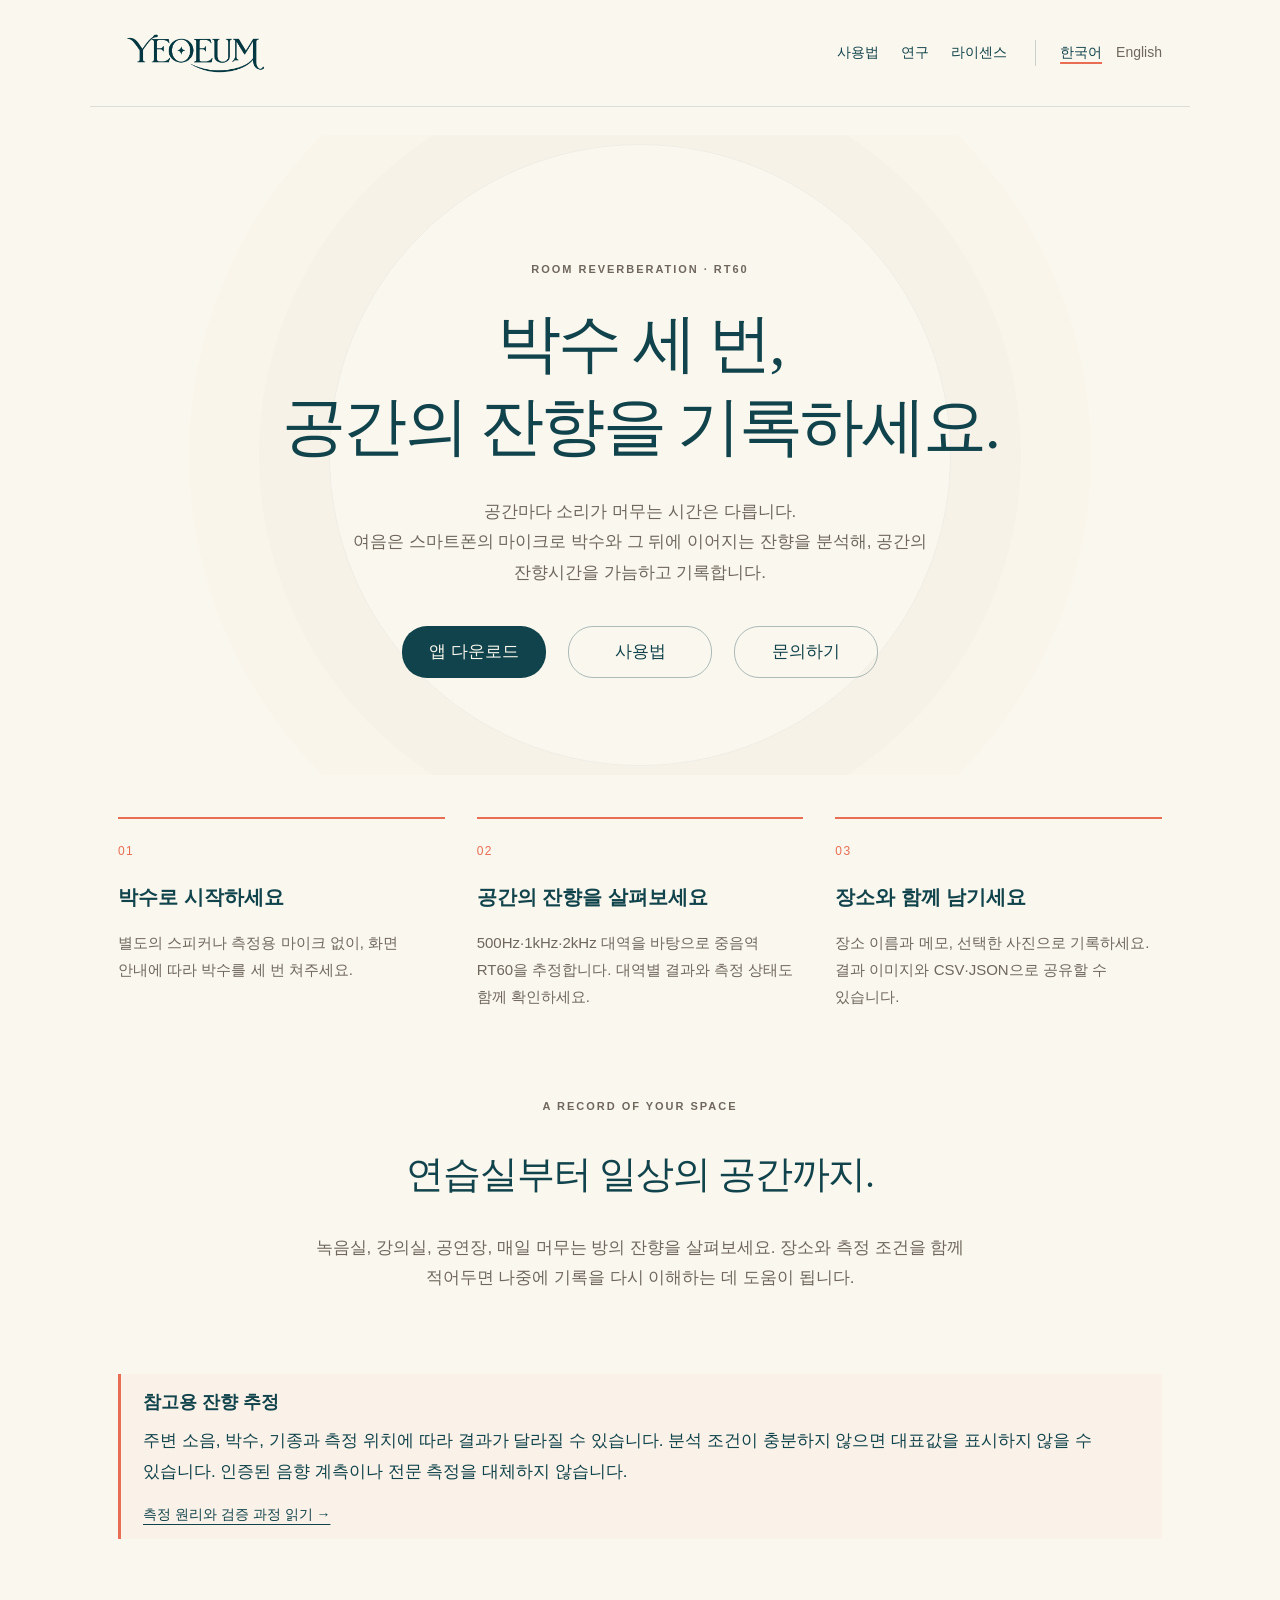
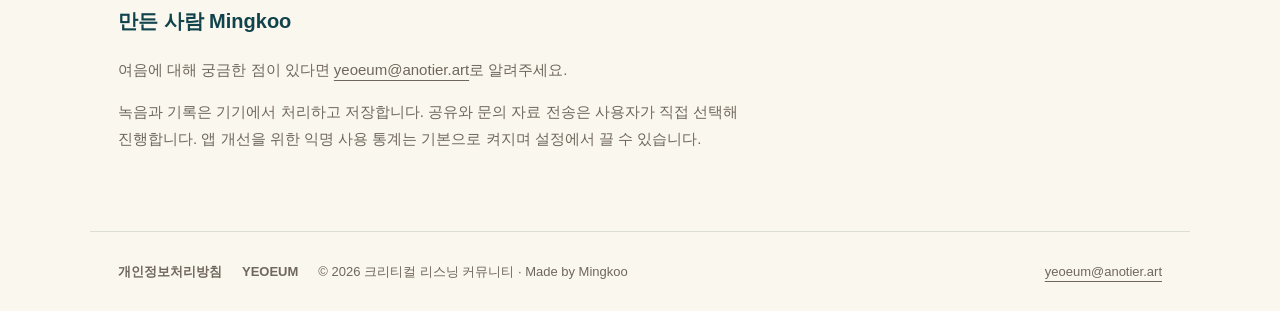
<file: index.html>
<!doctype html>
<html lang="ko"><head>
<meta charset="utf-8"><meta name="viewport" content="width=device-width,initial-scale=1">
<title>YEOEUM — 박수로 살펴보는 잔향시간 RT60</title><meta name="description" content="박수 세 번으로 공간의 잔향시간(RT60)을 추정하고, 장소·메모·사진과 함께 기록하는 앱 YEOEUM.">
<link rel="canonical" href="https://yeoeum.anotier.art/index.html">
<link rel="alternate" hreflang="ko" href="https://yeoeum.anotier.art/index.html"><link rel="alternate" hreflang="en" href="https://yeoeum.anotier.art/index.en.html">
<meta property="og:type" content="website"><meta property="og:title" content="YEOEUM — 박수로 살펴보는 잔향시간 RT60"><meta property="og:description" content="박수 세 번으로 공간의 잔향시간(RT60)을 추정하고, 장소·메모·사진과 함께 기록하는 앱 YEOEUM."><meta property="og:url" content="https://yeoeum.anotier.art/index.html">
<link rel="stylesheet" href="styles.css?v=20261103-public">
</head><body>
<a class="skip" href="#main">본문으로</a>
<header><a class="brand" href="index.html" aria-label="YEOEUM 홈"><img src="assets/wordmark.png" alt="YEOEUM" width="150" height="50"></a>
<div class="header-nav"><nav aria-label="주 메뉴"><a href="support.html">사용법</a><a href="research/index.html">연구</a><a href="licenses.html">라이센스</a></nav><nav class="languages" aria-label="Language"><a href="index.html" lang="ko" hreflang="ko" aria-current="page">한국어</a><a href="index.en.html" lang="en" hreflang="en">English</a></nav></div></header>
<main id="main"><section class="hero"><p class="eyebrow">ROOM REVERBERATION · RT60</p><h1>박수 세 번,<br>공간의 잔향을 기록하세요.</h1><p>공간마다 소리가 머무는 시간은 다릅니다.<br>여음은 스마트폰의 마이크로 박수와 그 뒤에 이어지는 잔향을 분석해, 공간의 잔향시간을 가늠하고 기록합니다.</p><div class="links"><a href="/get/">앱 다운로드</a><a href="support.html">사용법</a><a href="mailto:yeoeum@anotier.art">문의하기</a></div></section><section class="grid" aria-label="주요 기능"><article><span class="step">01</span><h2>박수로 시작하세요</h2><p>별도의 스피커나 측정용 마이크 없이, 화면 안내에 따라 박수를 세 번 쳐주세요.</p></article><article><span class="step">02</span><h2>공간의 잔향을 살펴보세요</h2><p>500Hz·1kHz·2kHz 대역을 바탕으로 중음역 RT60을 추정합니다. 대역별 결과와 측정 상태도 함께 확인하세요.</p></article><article><span class="step">03</span><h2>장소와 함께 남기세요</h2><p>장소 이름과 메모, 선택한 사진으로 기록하세요. 결과 이미지와 CSV·JSON으로 공유할 수 있습니다.</p></article></section><section class="statement"><p class="eyebrow">A RECORD OF YOUR SPACE</p><h2>연습실부터 일상의 공간까지.</h2><p>녹음실, 강의실, 공연장, 매일 머무는 방의 잔향을 살펴보세요. 장소와 측정 조건을 함께 적어두면 나중에 기록을 다시 이해하는 데 도움이 됩니다.</p></section><section class="note"><h2>참고용 잔향 추정</h2><p>주변 소음, 박수, 기종과 측정 위치에 따라 결과가 달라질 수 있습니다. 분석 조건이 충분하지 않으면 대표값을 표시하지 않을 수 있습니다. 인증된 음향 계측이나 전문 측정을 대체하지 않습니다.</p><p class="research-link"><a href="research/index.html">측정 원리와 검증 과정 읽기 →</a></p></section><section class="contact" id="contact"><h2>만든 사람 Mingkoo</h2><p>여음에 대해 궁금한 점이 있다면 <a href="mailto:yeoeum@anotier.art">yeoeum@anotier.art</a>로 알려주세요.</p><p>녹음과 기록은 기기에서 처리하고 저장합니다. 공유와 문의 자료 전송은 사용자가 직접 선택해 진행합니다. 앱 개선을 위한 익명 사용 통계는 기본으로 켜지며 설정에서 끌 수 있습니다.</p></section></main>
<footer><div><a href="privacy.html">개인정보처리방침</a><a href="index.html">YEOEUM</a><span>© 2026 크리티컬 리스닝 커뮤니티 · Made by Mingkoo</span></div><a href="mailto:yeoeum@anotier.art">yeoeum@anotier.art</a></footer>
</body></html>
</file>
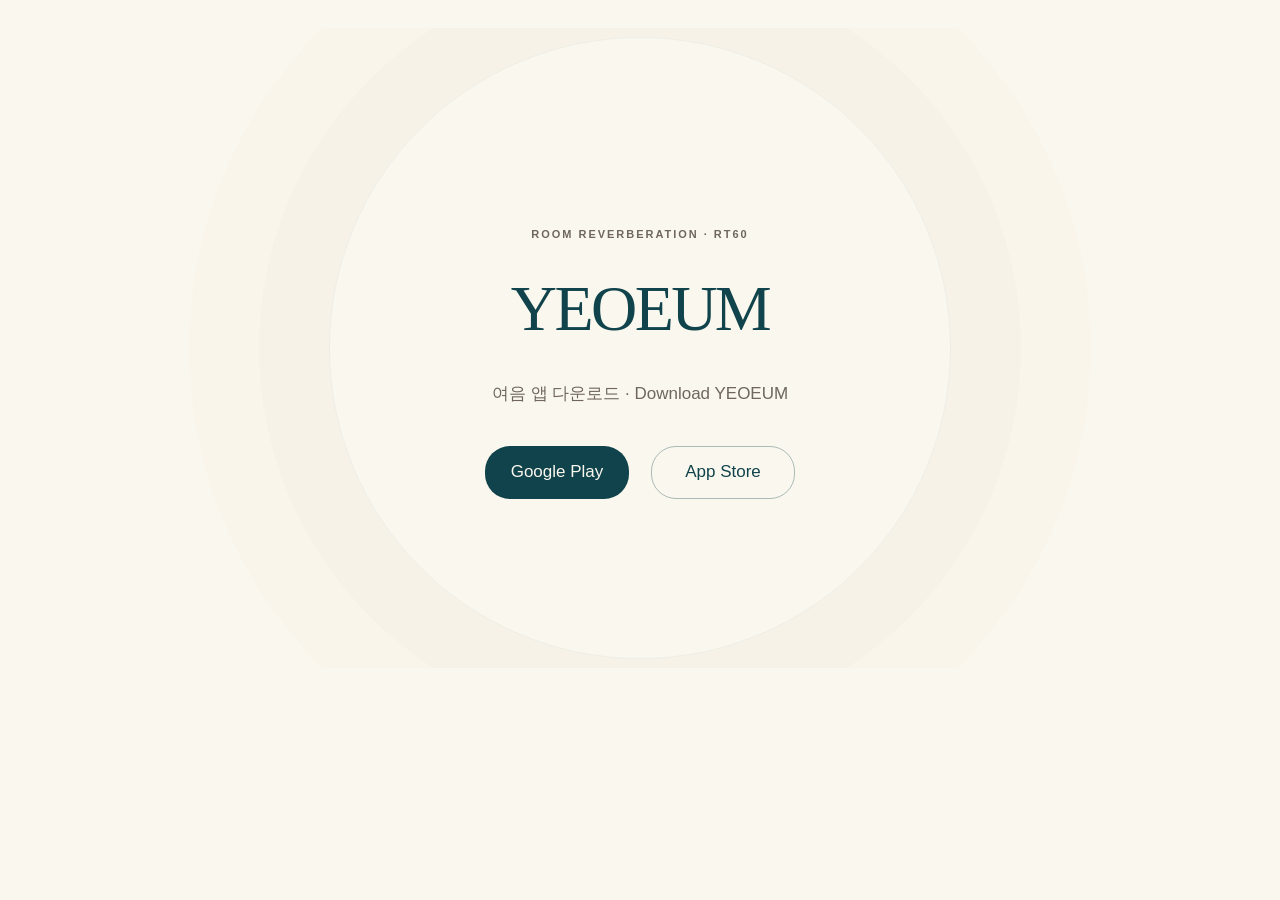
<file: get/index.html>
<!doctype html>
<html lang="ko">
<head>
  <meta charset="utf-8">
  <meta name="viewport" content="width=device-width, initial-scale=1">
  <title>YEOEUM 앱 다운로드</title>
  <link rel="canonical" href="https://yeoeum.anotier.art/get/">
  <link rel="stylesheet" href="../styles.css">
</head>
<body>
  <main>
    <section class="hero">
      <p class="eyebrow">ROOM REVERBERATION · RT60</p>
      <h1>YEOEUM</h1>
      <p>여음 앱 다운로드 · Download YEOEUM</p>
      <div class="links">
        <a id="play" href="https://play.google.com/store/apps/details?id=mingkoo.yeoeum">Google Play</a>
        <a id="apple" href="https://apps.apple.com/us/app/yeoeum/id6821816103">App Store</a>
      </div>
    </section>
  </main>
  <script>
    const userAgent = navigator.userAgent;
    const platform = navigator.userAgentData?.platform || navigator.platform;
    const isAndroid = /Android/i.test(userAgent) || platform === 'Android';
    const isIPadDesktopMode = platform === 'MacIntel' && navigator.maxTouchPoints > 1;
    const isAppleMobile = /iPhone|iPad|iPod/i.test(userAgent) || isIPadDesktopMode;

    if (isAndroid) {
      window.location.replace(document.getElementById('play').href);
    } else if (isAppleMobile) {
      window.location.replace(document.getElementById('apple').href);
    }
  </script>
</body>
</html>
</file>
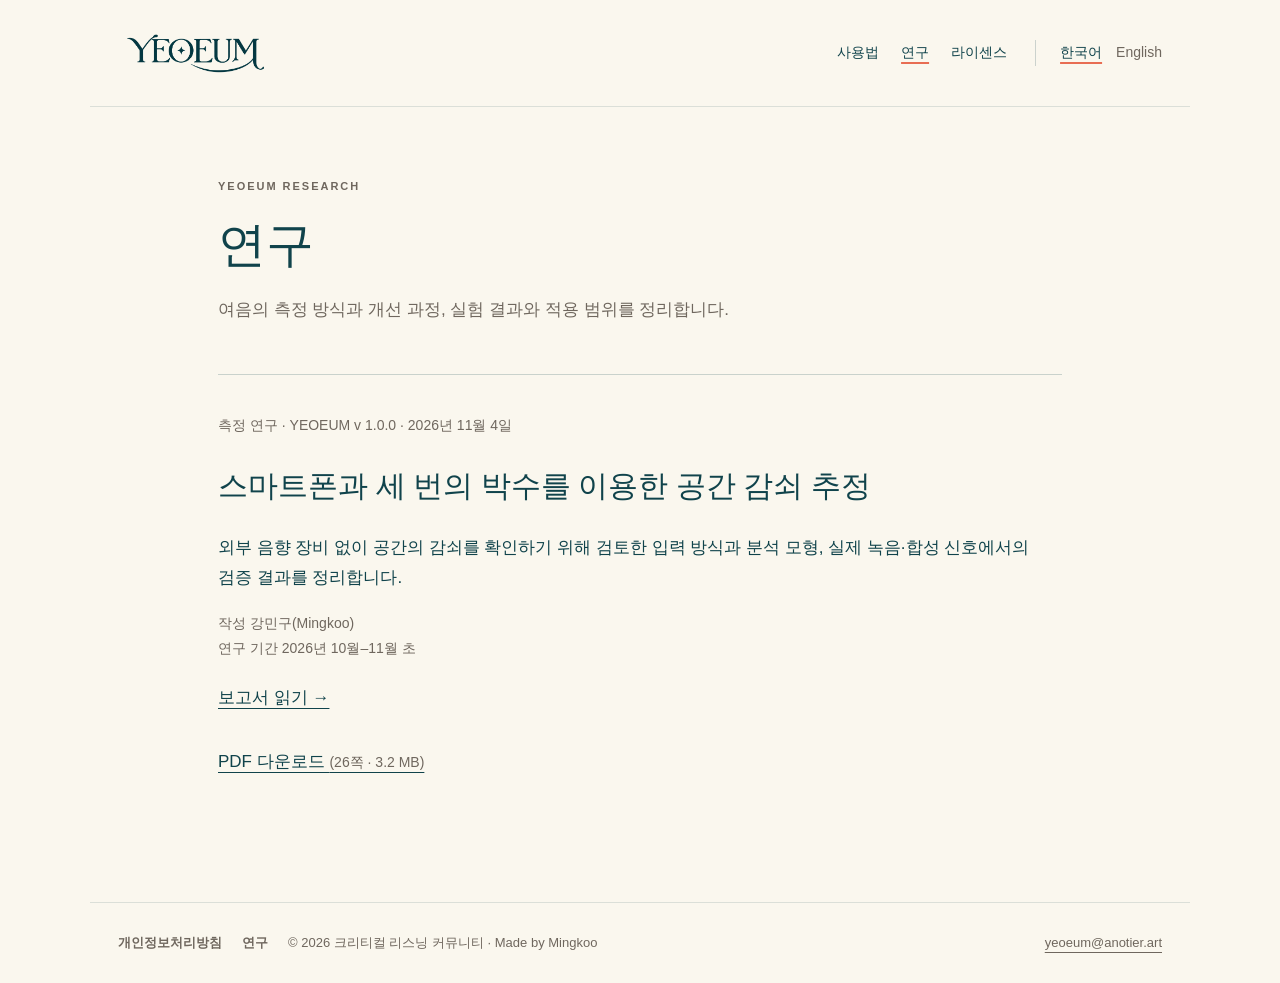
<file: research/index.html>
<!doctype html><html lang="ko"><head><meta charset="utf-8"><meta name="viewport" content="width=device-width,initial-scale=1"><title>연구 — YEOEUM</title><meta name="description" content="강민구(Mingkoo)의 YEOEUM 측정 연구. 스마트폰과 세 번의 박수를 이용한 공간 감쇠 추정의 설계 과정과 검증 결과."><link rel="canonical" href="https://yeoeum.anotier.art/research/index.html"><meta property="og:type" content="website"><meta property="og:title" content="연구 — YEOEUM"><meta property="og:url" content="https://yeoeum.anotier.art/research/index.html"><link rel="stylesheet" href="../styles.css?v=20261104-research"><link rel="stylesheet" href="research.css?v=1"></head><body><a class="skip" href="#main">본문으로</a><header><a class="brand" href="../index.html" aria-label="YEOEUM 홈"><img src="../assets/wordmark.png" alt="YEOEUM" width="150" height="50"></a><div class="header-nav"><nav aria-label="주 메뉴"><a href="../support.html">사용법</a><a href="index.html" aria-current="page">연구</a><a href="../licenses.html">라이센스</a></nav><nav class="languages" aria-label="Language"><a href="index.html" lang="ko" aria-current="page">한국어</a><a href="index.en.html" lang="en">English</a></nav></div></header><main id="main" class="research-list"><p class="eyebrow">YEOEUM RESEARCH</p><h1>연구</h1><p class="research-intro">여음의 측정 방식과 개선 과정, 실험 결과와 적용 범위를 정리합니다.</p><article class="research-entry"><p class="entry-meta">측정 연구 · YEOEUM v 1.0.0 · 2026년 11월 4일</p><h2><a href="measurement-1.0.0.html">스마트폰과 세 번의 박수를 이용한 공간 감쇠 추정</a></h2><p>외부 음향 장비 없이 공간의 감쇠를 확인하기 위해 검토한 입력 방식과 분석 모형, 실제 녹음·합성 신호에서의 검증 결과를 정리합니다.</p><p class="entry-meta">작성 강민구(Mingkoo)<br>연구 기간 2026년 10월–11월 초</p><a class="read-report" href="measurement-1.0.0.html">보고서 읽기 →</a><p class="report-download"><a class="read-report" href="YEOEUM-v1.0.0-report.pdf" download>PDF 다운로드 <span class="entry-meta">(26쪽 · 3.2 MB)</span></a></p></article></main><footer><div><a href="../privacy.html">개인정보처리방침</a><a href="index.html">연구</a><span>© 2026 크리티컬 리스닝 커뮤니티 · Made by Mingkoo</span></div><a href="mailto:yeoeum@anotier.art">yeoeum@anotier.art</a></footer></body></html>
</file>
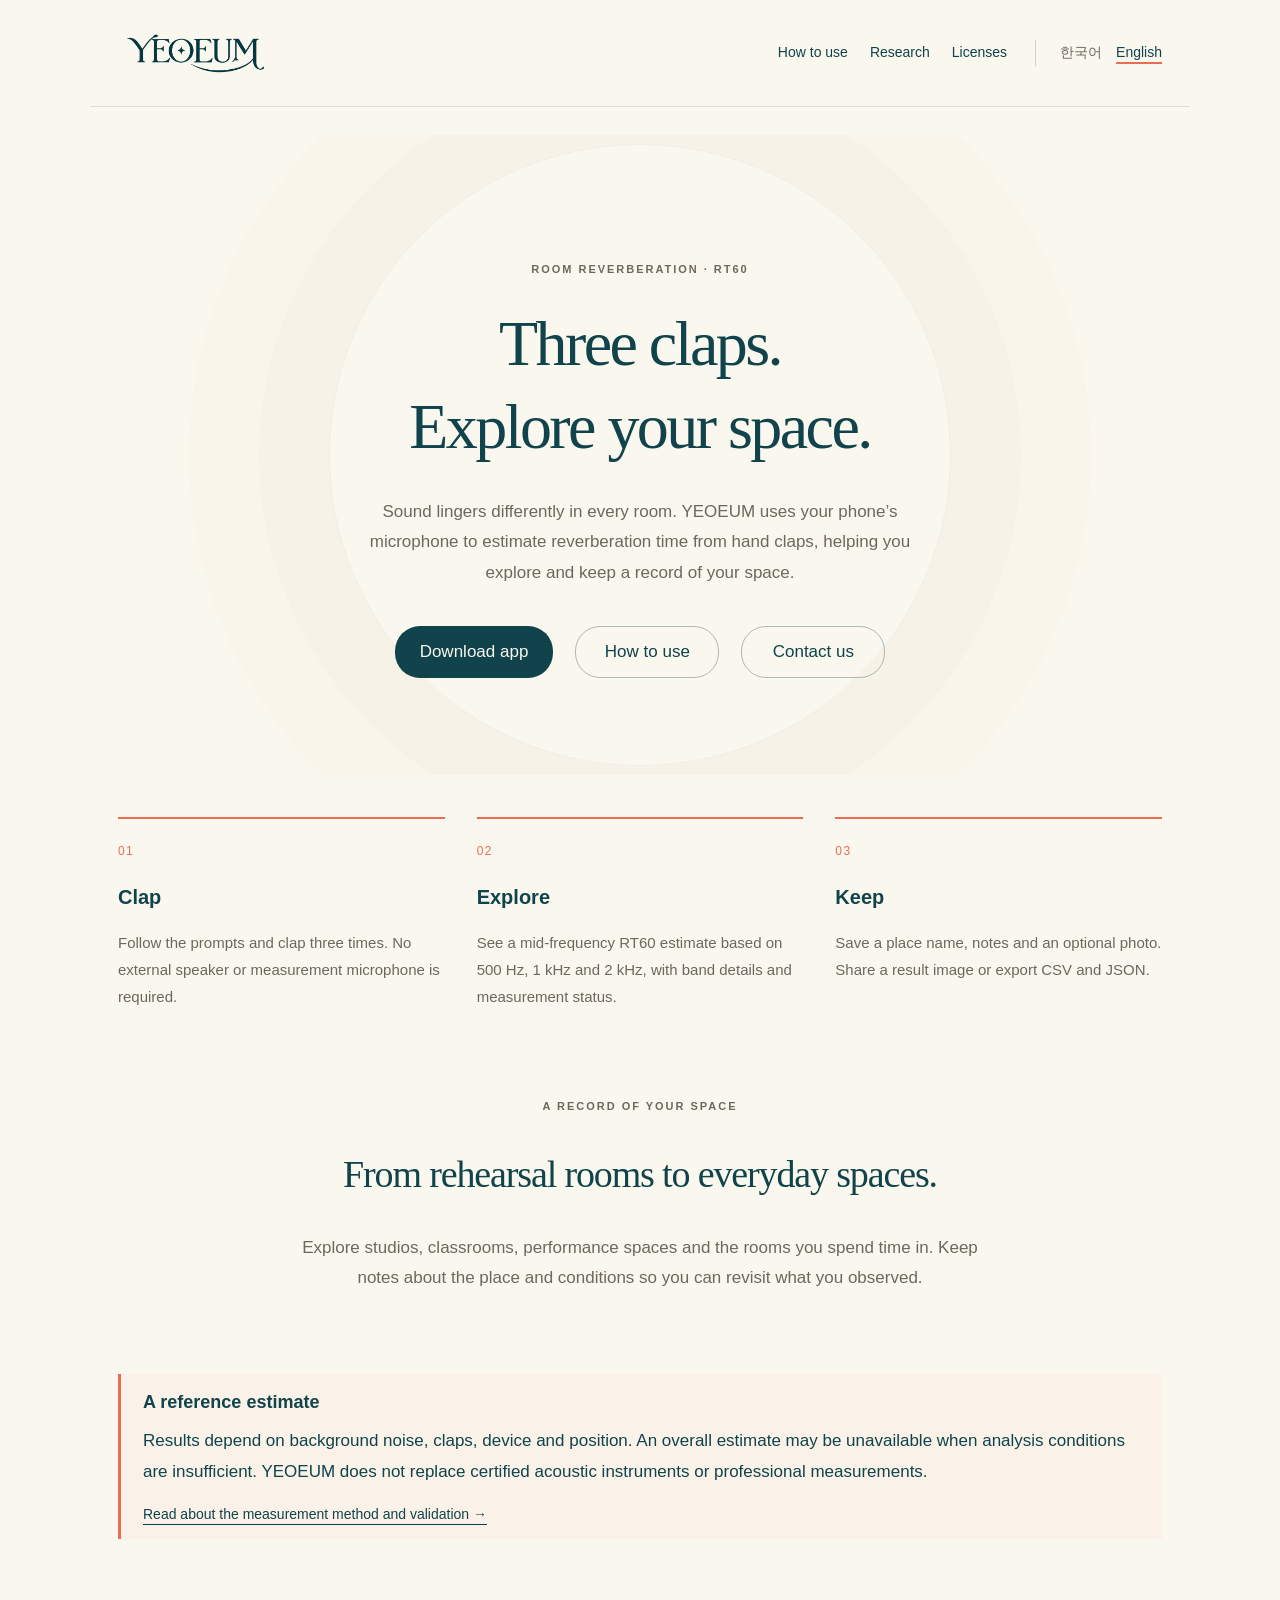
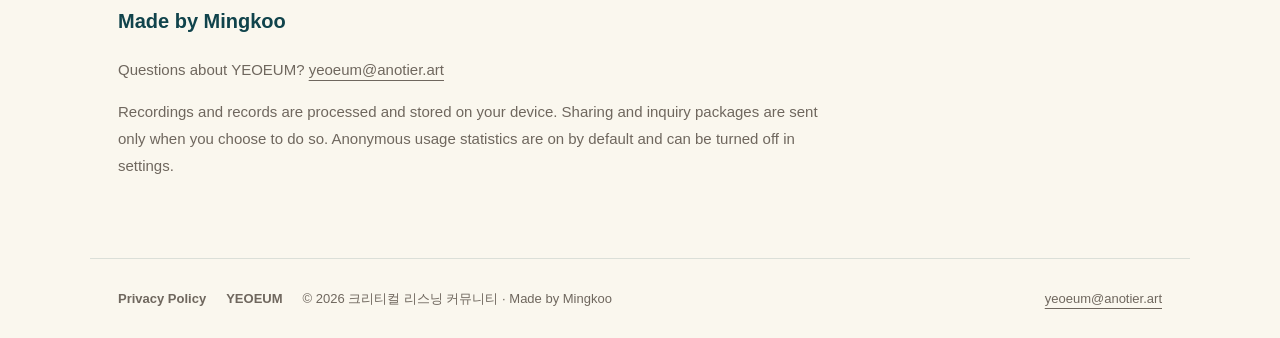
<file: index.en.html>
<!doctype html>
<html lang="en"><head>
<meta charset="utf-8"><meta name="viewport" content="width=device-width,initial-scale=1">
<title>YEOEUM — Room reverberation &amp; RT60</title><meta name="description" content="Estimate room reverberation time (RT60) with three claps. Save places, notes and optional photos with YEOEUM.">
<link rel="canonical" href="https://yeoeum.anotier.art/index.en.html">
<link rel="alternate" hreflang="ko" href="https://yeoeum.anotier.art/index.html"><link rel="alternate" hreflang="en" href="https://yeoeum.anotier.art/index.en.html">
<meta property="og:type" content="website"><meta property="og:title" content="YEOEUM — Room reverberation &amp; RT60"><meta property="og:description" content="Estimate room reverberation time (RT60) with three claps. Save places, notes and optional photos with YEOEUM."><meta property="og:url" content="https://yeoeum.anotier.art/index.en.html">
<link rel="stylesheet" href="styles.css?v=20261103-public">
</head><body>
<a class="skip" href="#main">Skip to content</a>
<header><a class="brand" href="index.en.html" aria-label="YEOEUM home"><img src="assets/wordmark.png" alt="YEOEUM" width="150" height="50"></a>
<div class="header-nav"><nav aria-label="Main navigation"><a href="support.en.html">How to use</a><a href="research/index.en.html">Research</a><a href="licenses.en.html">Licenses</a></nav><nav class="languages" aria-label="Language"><a href="index.html" lang="ko" hreflang="ko">한국어</a><a href="index.en.html" lang="en" hreflang="en" aria-current="page">English</a></nav></div></header>
<main id="main"><section class="hero"><p class="eyebrow">ROOM REVERBERATION · RT60</p><h1>Three claps.<br>Explore your space.</h1><p>Sound lingers differently in every room. YEOEUM uses your phone’s microphone to estimate reverberation time from hand claps, helping you explore and keep a record of your space.</p><div class="links"><a href="/get/">Download app</a><a href="support.en.html">How to use</a><a href="mailto:yeoeum@anotier.art">Contact us</a></div></section><section class="grid" aria-label="Features"><article><span class="step">01</span><h2>Clap</h2><p>Follow the prompts and clap three times. No external speaker or measurement microphone is required.</p></article><article><span class="step">02</span><h2>Explore</h2><p>See a mid-frequency RT60 estimate based on 500 Hz, 1 kHz and 2 kHz, with band details and measurement status.</p></article><article><span class="step">03</span><h2>Keep</h2><p>Save a place name, notes and an optional photo. Share a result image or export CSV and JSON.</p></article></section><section class="statement"><p class="eyebrow">A RECORD OF YOUR SPACE</p><h2>From rehearsal rooms to everyday spaces.</h2><p>Explore studios, classrooms, performance spaces and the rooms you spend time in. Keep notes about the place and conditions so you can revisit what you observed.</p></section><section class="note"><h2>A reference estimate</h2><p>Results depend on background noise, claps, device and position. An overall estimate may be unavailable when analysis conditions are insufficient. YEOEUM does not replace certified acoustic instruments or professional measurements.</p><p class="research-link"><a href="research/index.en.html">Read about the measurement method and validation →</a></p></section><section class="contact" id="contact"><h2>Made by Mingkoo</h2><p>Questions about YEOEUM? <a href="mailto:yeoeum@anotier.art">yeoeum@anotier.art</a></p><p>Recordings and records are processed and stored on your device. Sharing and inquiry packages are sent only when you choose to do so. Anonymous usage statistics are on by default and can be turned off in settings.</p></section></main>
<footer><div><a href="privacy.en.html">Privacy Policy</a><a href="index.en.html">YEOEUM</a><span>© 2026 크리티컬 리스닝 커뮤니티 · Made by Mingkoo</span></div><a href="mailto:yeoeum@anotier.art">yeoeum@anotier.art</a></footer>
</body></html>
</file>
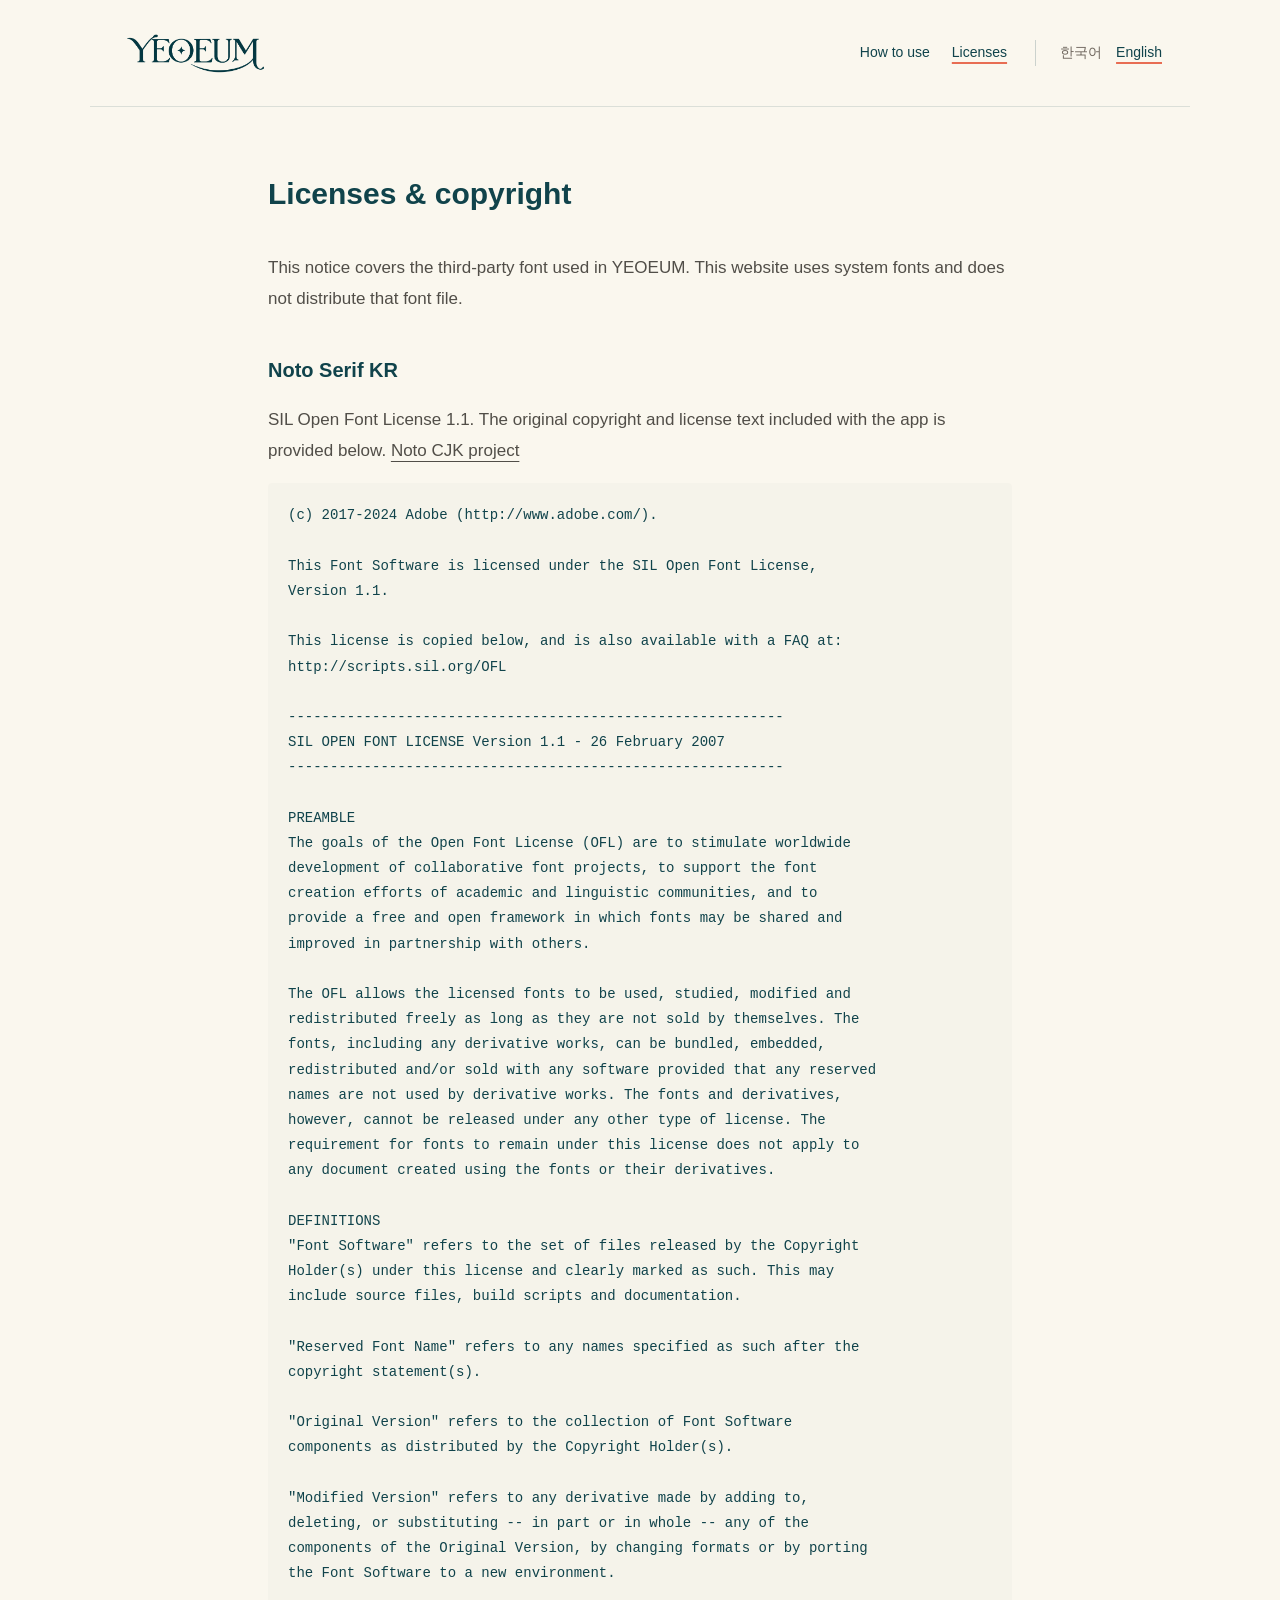
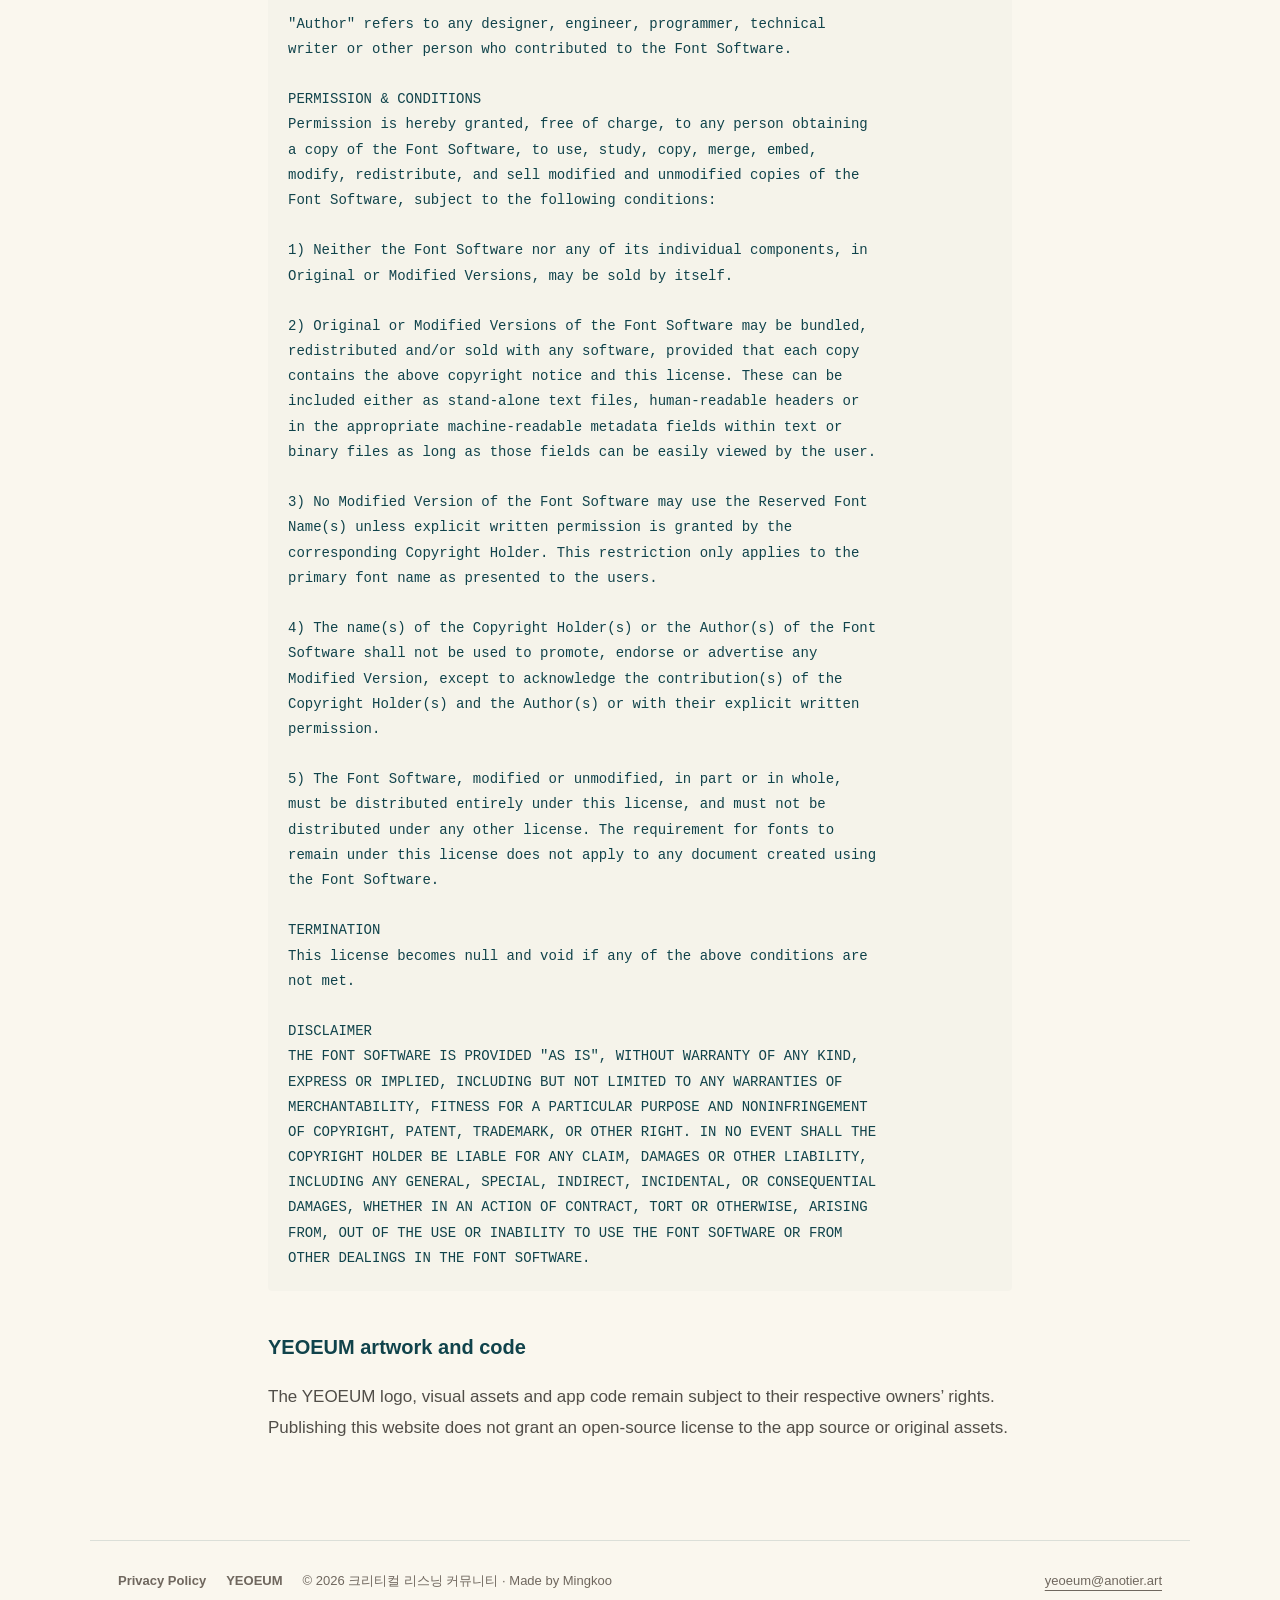
<file: licenses.en.html>
<!doctype html>
<html lang="en"><head>
<meta charset="utf-8"><meta name="viewport" content="width=device-width,initial-scale=1">
<title>Licenses &amp; copyright — YEOEUM</title><meta name="description" content="Font licensing and copyright notices for YEOEUM.">
<link rel="canonical" href="https://yeoeum.anotier.art/licenses.en.html">
<link rel="alternate" hreflang="ko" href="https://yeoeum.anotier.art/licenses.html"><link rel="alternate" hreflang="en" href="https://yeoeum.anotier.art/licenses.en.html">
<meta property="og:type" content="website"><meta property="og:title" content="Licenses &amp; copyright — YEOEUM"><meta property="og:description" content="Font licensing and copyright notices for YEOEUM."><meta property="og:url" content="https://yeoeum.anotier.art/licenses.en.html">
<link rel="stylesheet" href="styles.css?v=20261103-public">
</head><body>
<a class="skip" href="#main">Skip to content</a>
<header><a class="brand" href="index.en.html" aria-label="YEOEUM home"><img src="assets/wordmark.png" alt="YEOEUM" width="150" height="50"></a>
<div class="header-nav"><nav aria-label="Main navigation"><a href="support.en.html">How to use</a><a href="licenses.en.html" aria-current="page">Licenses</a></nav><nav class="languages" aria-label="Language"><a href="licenses.html" lang="ko" hreflang="ko">한국어</a><a href="licenses.en.html" lang="en" hreflang="en" aria-current="page">English</a></nav></div></header>
<main id="main" class="prose"><h1>Licenses &amp; copyright</h1><p>This notice covers the third-party font used in YEOEUM. This website uses system fonts and does not distribute that font file.</p><h2>Noto Serif KR</h2><p>SIL Open Font License 1.1. The original copyright and license text included with the app is provided below. <a href="https://github.com/notofonts/noto-cjk">Noto CJK project</a></p><pre>(c) 2017-2024 Adobe (http://www.adobe.com/).

This Font Software is licensed under the SIL Open Font License,
Version 1.1.

This license is copied below, and is also available with a FAQ at:
http://scripts.sil.org/OFL

-----------------------------------------------------------
SIL OPEN FONT LICENSE Version 1.1 - 26 February 2007
-----------------------------------------------------------

PREAMBLE
The goals of the Open Font License (OFL) are to stimulate worldwide
development of collaborative font projects, to support the font
creation efforts of academic and linguistic communities, and to
provide a free and open framework in which fonts may be shared and
improved in partnership with others.

The OFL allows the licensed fonts to be used, studied, modified and
redistributed freely as long as they are not sold by themselves. The
fonts, including any derivative works, can be bundled, embedded,
redistributed and/or sold with any software provided that any reserved
names are not used by derivative works. The fonts and derivatives,
however, cannot be released under any other type of license. The
requirement for fonts to remain under this license does not apply to
any document created using the fonts or their derivatives.

DEFINITIONS
&quot;Font Software&quot; refers to the set of files released by the Copyright
Holder(s) under this license and clearly marked as such. This may
include source files, build scripts and documentation.

&quot;Reserved Font Name&quot; refers to any names specified as such after the
copyright statement(s).

&quot;Original Version&quot; refers to the collection of Font Software
components as distributed by the Copyright Holder(s).

&quot;Modified Version&quot; refers to any derivative made by adding to,
deleting, or substituting -- in part or in whole -- any of the
components of the Original Version, by changing formats or by porting
the Font Software to a new environment.

&quot;Author&quot; refers to any designer, engineer, programmer, technical
writer or other person who contributed to the Font Software.

PERMISSION &amp; CONDITIONS
Permission is hereby granted, free of charge, to any person obtaining
a copy of the Font Software, to use, study, copy, merge, embed,
modify, redistribute, and sell modified and unmodified copies of the
Font Software, subject to the following conditions:

1) Neither the Font Software nor any of its individual components, in
Original or Modified Versions, may be sold by itself.

2) Original or Modified Versions of the Font Software may be bundled,
redistributed and/or sold with any software, provided that each copy
contains the above copyright notice and this license. These can be
included either as stand-alone text files, human-readable headers or
in the appropriate machine-readable metadata fields within text or
binary files as long as those fields can be easily viewed by the user.

3) No Modified Version of the Font Software may use the Reserved Font
Name(s) unless explicit written permission is granted by the
corresponding Copyright Holder. This restriction only applies to the
primary font name as presented to the users.

4) The name(s) of the Copyright Holder(s) or the Author(s) of the Font
Software shall not be used to promote, endorse or advertise any
Modified Version, except to acknowledge the contribution(s) of the
Copyright Holder(s) and the Author(s) or with their explicit written
permission.

5) The Font Software, modified or unmodified, in part or in whole,
must be distributed entirely under this license, and must not be
distributed under any other license. The requirement for fonts to
remain under this license does not apply to any document created using
the Font Software.

TERMINATION
This license becomes null and void if any of the above conditions are
not met.

DISCLAIMER
THE FONT SOFTWARE IS PROVIDED &quot;AS IS&quot;, WITHOUT WARRANTY OF ANY KIND,
EXPRESS OR IMPLIED, INCLUDING BUT NOT LIMITED TO ANY WARRANTIES OF
MERCHANTABILITY, FITNESS FOR A PARTICULAR PURPOSE AND NONINFRINGEMENT
OF COPYRIGHT, PATENT, TRADEMARK, OR OTHER RIGHT. IN NO EVENT SHALL THE
COPYRIGHT HOLDER BE LIABLE FOR ANY CLAIM, DAMAGES OR OTHER LIABILITY,
INCLUDING ANY GENERAL, SPECIAL, INDIRECT, INCIDENTAL, OR CONSEQUENTIAL
DAMAGES, WHETHER IN AN ACTION OF CONTRACT, TORT OR OTHERWISE, ARISING
FROM, OUT OF THE USE OR INABILITY TO USE THE FONT SOFTWARE OR FROM
OTHER DEALINGS IN THE FONT SOFTWARE.
</pre><h2>YEOEUM artwork and code</h2><p>The YEOEUM logo, visual assets and app code remain subject to their respective owners’ rights. Publishing this website does not grant an open-source license to the app source or original assets.</p></main>
<footer><div><a href="privacy.en.html">Privacy Policy</a><a href="index.en.html">YEOEUM</a><span>© 2026 크리티컬 리스닝 커뮤니티 · Made by Mingkoo</span></div><a href="mailto:yeoeum@anotier.art">yeoeum@anotier.art</a></footer>
</body></html>
</file>
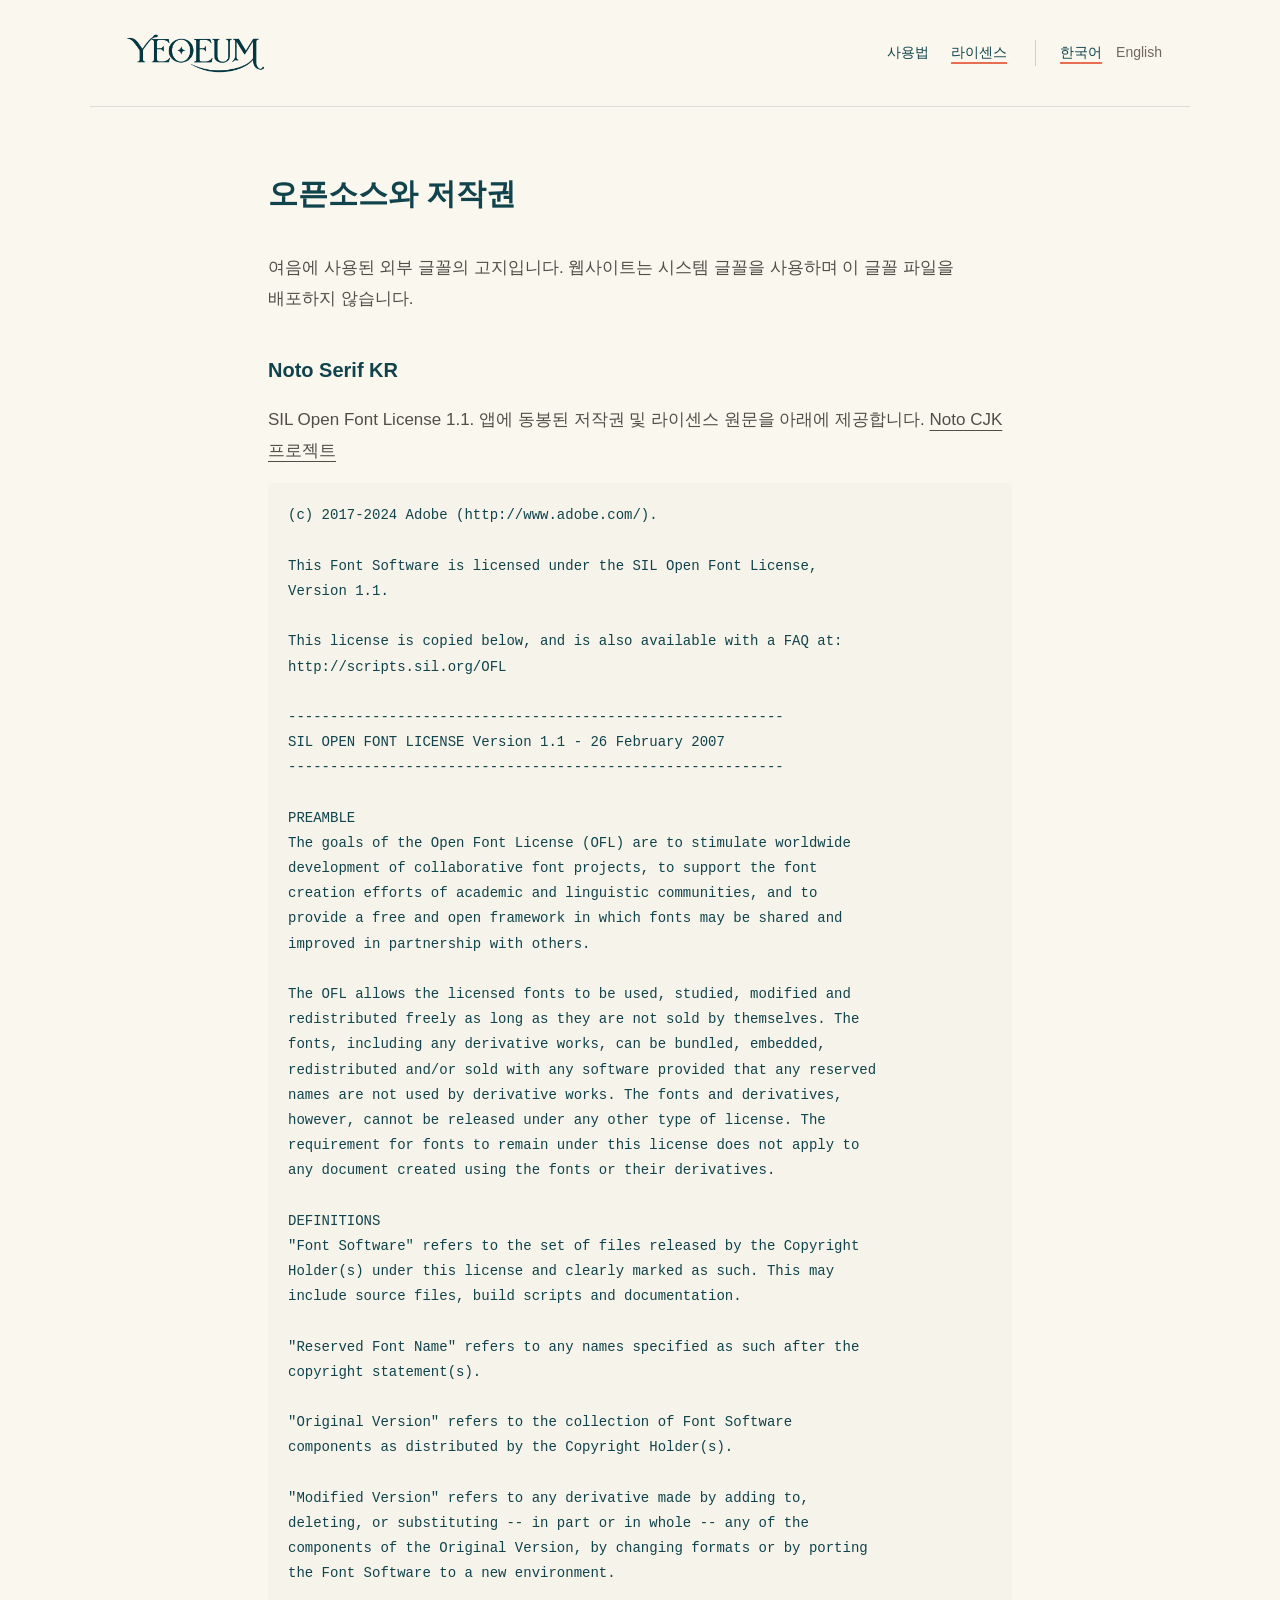
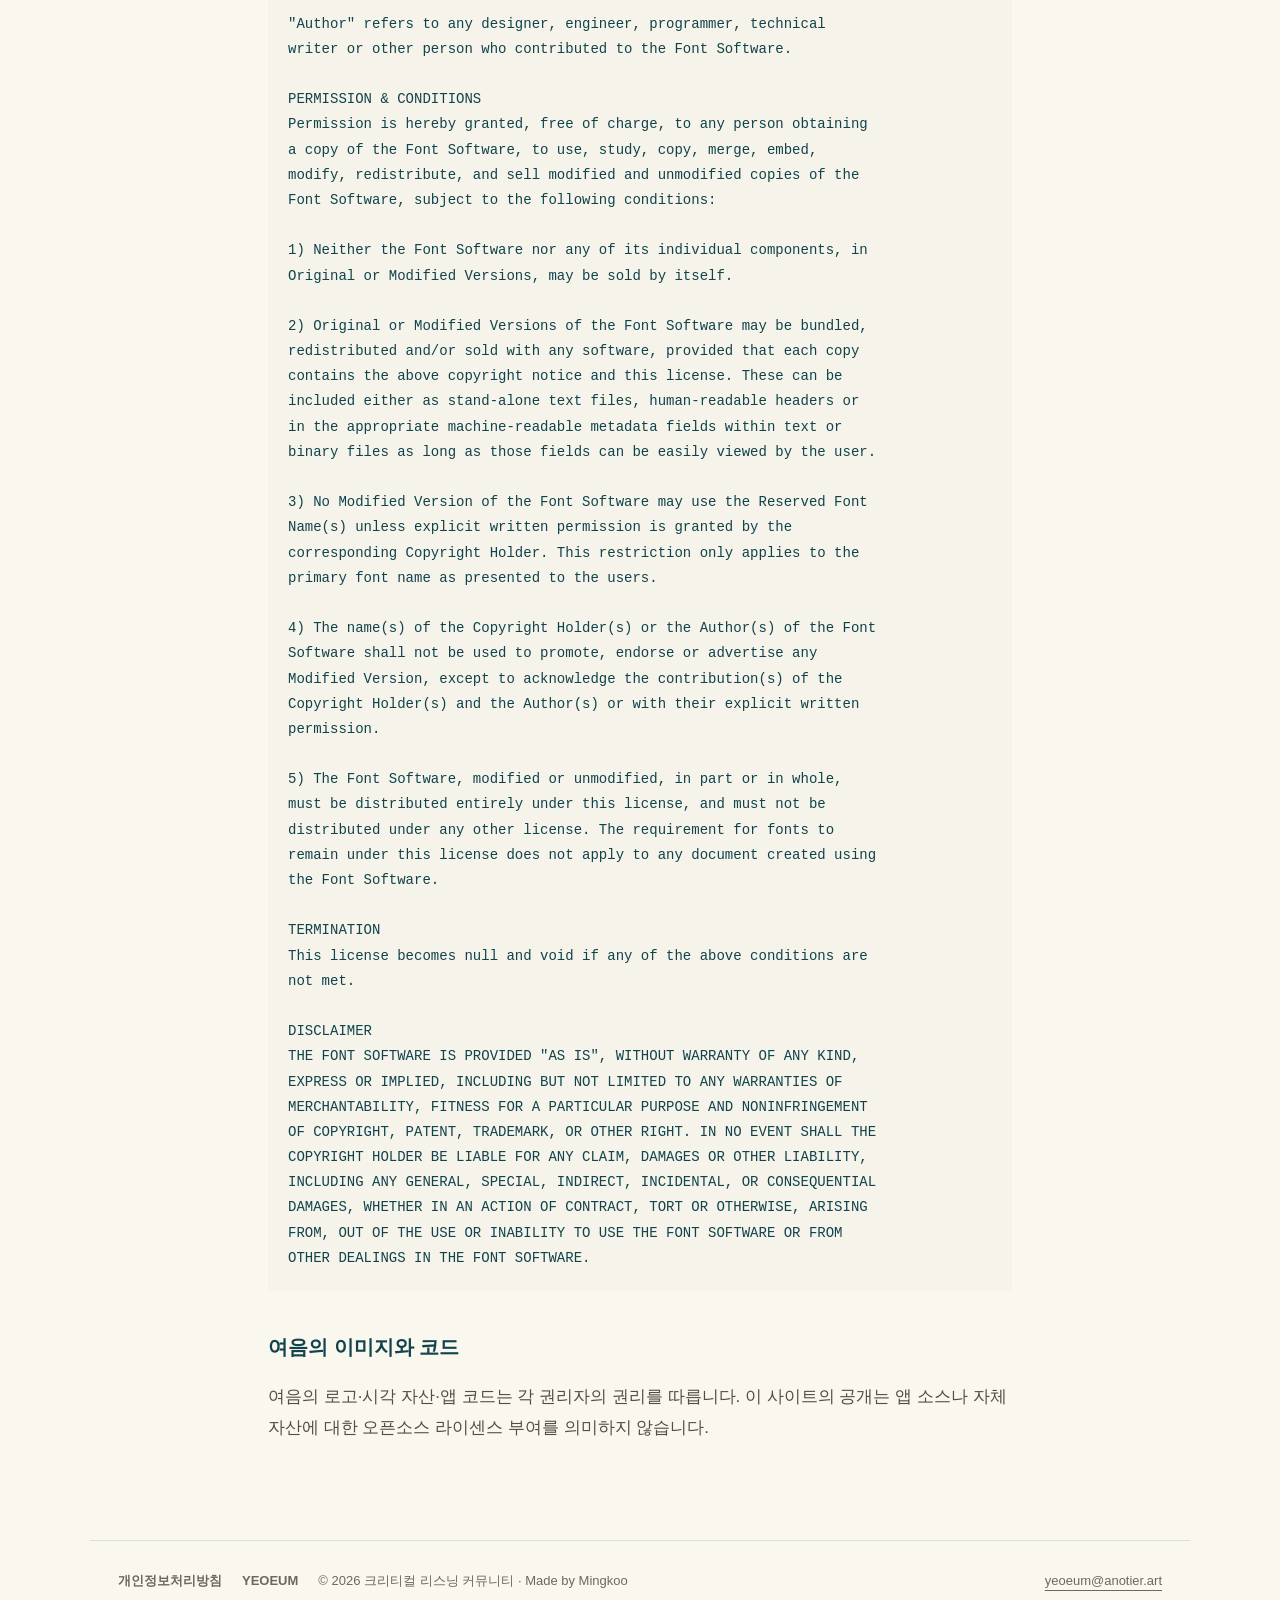
<file: licenses.html>
<!doctype html>
<html lang="ko"><head>
<meta charset="utf-8"><meta name="viewport" content="width=device-width,initial-scale=1">
<title>오픈소스·저작권 — YEOEUM</title><meta name="description" content="YEOEUM의 글꼴 라이센스와 저작권 안내.">
<link rel="canonical" href="https://yeoeum.anotier.art/licenses.html">
<link rel="alternate" hreflang="ko" href="https://yeoeum.anotier.art/licenses.html"><link rel="alternate" hreflang="en" href="https://yeoeum.anotier.art/licenses.en.html">
<meta property="og:type" content="website"><meta property="og:title" content="오픈소스·저작권 — YEOEUM"><meta property="og:description" content="YEOEUM의 글꼴 라이센스와 저작권 안내."><meta property="og:url" content="https://yeoeum.anotier.art/licenses.html">
<link rel="stylesheet" href="styles.css?v=20261103-public">
</head><body>
<a class="skip" href="#main">본문으로</a>
<header><a class="brand" href="index.html" aria-label="YEOEUM 홈"><img src="assets/wordmark.png" alt="YEOEUM" width="150" height="50"></a>
<div class="header-nav"><nav aria-label="주 메뉴"><a href="support.html">사용법</a><a href="licenses.html" aria-current="page">라이센스</a></nav><nav class="languages" aria-label="Language"><a href="licenses.html" lang="ko" hreflang="ko" aria-current="page">한국어</a><a href="licenses.en.html" lang="en" hreflang="en">English</a></nav></div></header>
<main id="main" class="prose"><h1>오픈소스와 저작권</h1><p>여음에 사용된 외부 글꼴의 고지입니다. 웹사이트는 시스템 글꼴을 사용하며 이 글꼴 파일을 배포하지 않습니다.</p><h2>Noto Serif KR</h2><p>SIL Open Font License 1.1. 앱에 동봉된 저작권 및 라이센스 원문을 아래에 제공합니다. <a href="https://github.com/notofonts/noto-cjk">Noto CJK 프로젝트</a></p><pre>(c) 2017-2024 Adobe (http://www.adobe.com/).

This Font Software is licensed under the SIL Open Font License,
Version 1.1.

This license is copied below, and is also available with a FAQ at:
http://scripts.sil.org/OFL

-----------------------------------------------------------
SIL OPEN FONT LICENSE Version 1.1 - 26 February 2007
-----------------------------------------------------------

PREAMBLE
The goals of the Open Font License (OFL) are to stimulate worldwide
development of collaborative font projects, to support the font
creation efforts of academic and linguistic communities, and to
provide a free and open framework in which fonts may be shared and
improved in partnership with others.

The OFL allows the licensed fonts to be used, studied, modified and
redistributed freely as long as they are not sold by themselves. The
fonts, including any derivative works, can be bundled, embedded,
redistributed and/or sold with any software provided that any reserved
names are not used by derivative works. The fonts and derivatives,
however, cannot be released under any other type of license. The
requirement for fonts to remain under this license does not apply to
any document created using the fonts or their derivatives.

DEFINITIONS
&quot;Font Software&quot; refers to the set of files released by the Copyright
Holder(s) under this license and clearly marked as such. This may
include source files, build scripts and documentation.

&quot;Reserved Font Name&quot; refers to any names specified as such after the
copyright statement(s).

&quot;Original Version&quot; refers to the collection of Font Software
components as distributed by the Copyright Holder(s).

&quot;Modified Version&quot; refers to any derivative made by adding to,
deleting, or substituting -- in part or in whole -- any of the
components of the Original Version, by changing formats or by porting
the Font Software to a new environment.

&quot;Author&quot; refers to any designer, engineer, programmer, technical
writer or other person who contributed to the Font Software.

PERMISSION &amp; CONDITIONS
Permission is hereby granted, free of charge, to any person obtaining
a copy of the Font Software, to use, study, copy, merge, embed,
modify, redistribute, and sell modified and unmodified copies of the
Font Software, subject to the following conditions:

1) Neither the Font Software nor any of its individual components, in
Original or Modified Versions, may be sold by itself.

2) Original or Modified Versions of the Font Software may be bundled,
redistributed and/or sold with any software, provided that each copy
contains the above copyright notice and this license. These can be
included either as stand-alone text files, human-readable headers or
in the appropriate machine-readable metadata fields within text or
binary files as long as those fields can be easily viewed by the user.

3) No Modified Version of the Font Software may use the Reserved Font
Name(s) unless explicit written permission is granted by the
corresponding Copyright Holder. This restriction only applies to the
primary font name as presented to the users.

4) The name(s) of the Copyright Holder(s) or the Author(s) of the Font
Software shall not be used to promote, endorse or advertise any
Modified Version, except to acknowledge the contribution(s) of the
Copyright Holder(s) and the Author(s) or with their explicit written
permission.

5) The Font Software, modified or unmodified, in part or in whole,
must be distributed entirely under this license, and must not be
distributed under any other license. The requirement for fonts to
remain under this license does not apply to any document created using
the Font Software.

TERMINATION
This license becomes null and void if any of the above conditions are
not met.

DISCLAIMER
THE FONT SOFTWARE IS PROVIDED &quot;AS IS&quot;, WITHOUT WARRANTY OF ANY KIND,
EXPRESS OR IMPLIED, INCLUDING BUT NOT LIMITED TO ANY WARRANTIES OF
MERCHANTABILITY, FITNESS FOR A PARTICULAR PURPOSE AND NONINFRINGEMENT
OF COPYRIGHT, PATENT, TRADEMARK, OR OTHER RIGHT. IN NO EVENT SHALL THE
COPYRIGHT HOLDER BE LIABLE FOR ANY CLAIM, DAMAGES OR OTHER LIABILITY,
INCLUDING ANY GENERAL, SPECIAL, INDIRECT, INCIDENTAL, OR CONSEQUENTIAL
DAMAGES, WHETHER IN AN ACTION OF CONTRACT, TORT OR OTHERWISE, ARISING
FROM, OUT OF THE USE OR INABILITY TO USE THE FONT SOFTWARE OR FROM
OTHER DEALINGS IN THE FONT SOFTWARE.
</pre><h2>여음의 이미지와 코드</h2><p>여음의 로고·시각 자산·앱 코드는 각 권리자의 권리를 따릅니다. 이 사이트의 공개는 앱 소스나 자체 자산에 대한 오픈소스 라이센스 부여를 의미하지 않습니다.</p></main>
<footer><div><a href="privacy.html">개인정보처리방침</a><a href="index.html">YEOEUM</a><span>© 2026 크리티컬 리스닝 커뮤니티 · Made by Mingkoo</span></div><a href="mailto:yeoeum@anotier.art">yeoeum@anotier.art</a></footer>
</body></html>
</file>
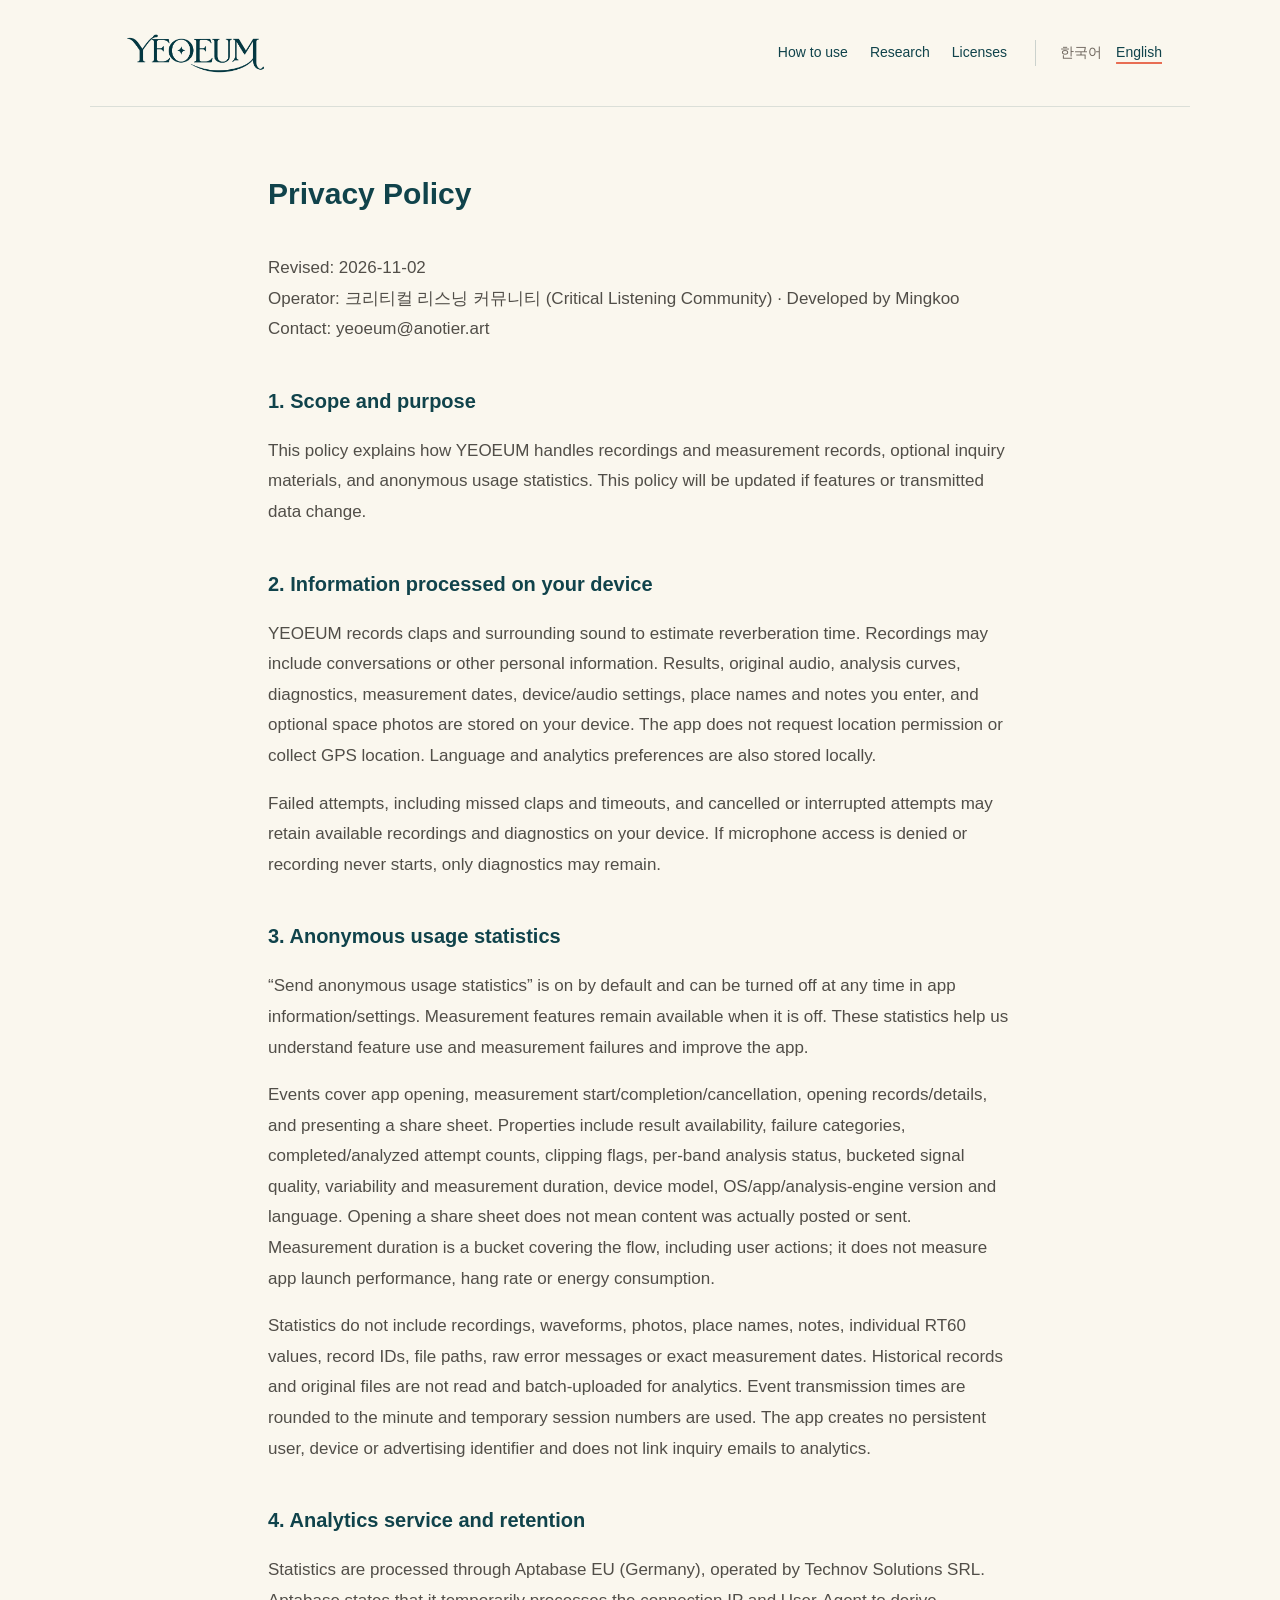
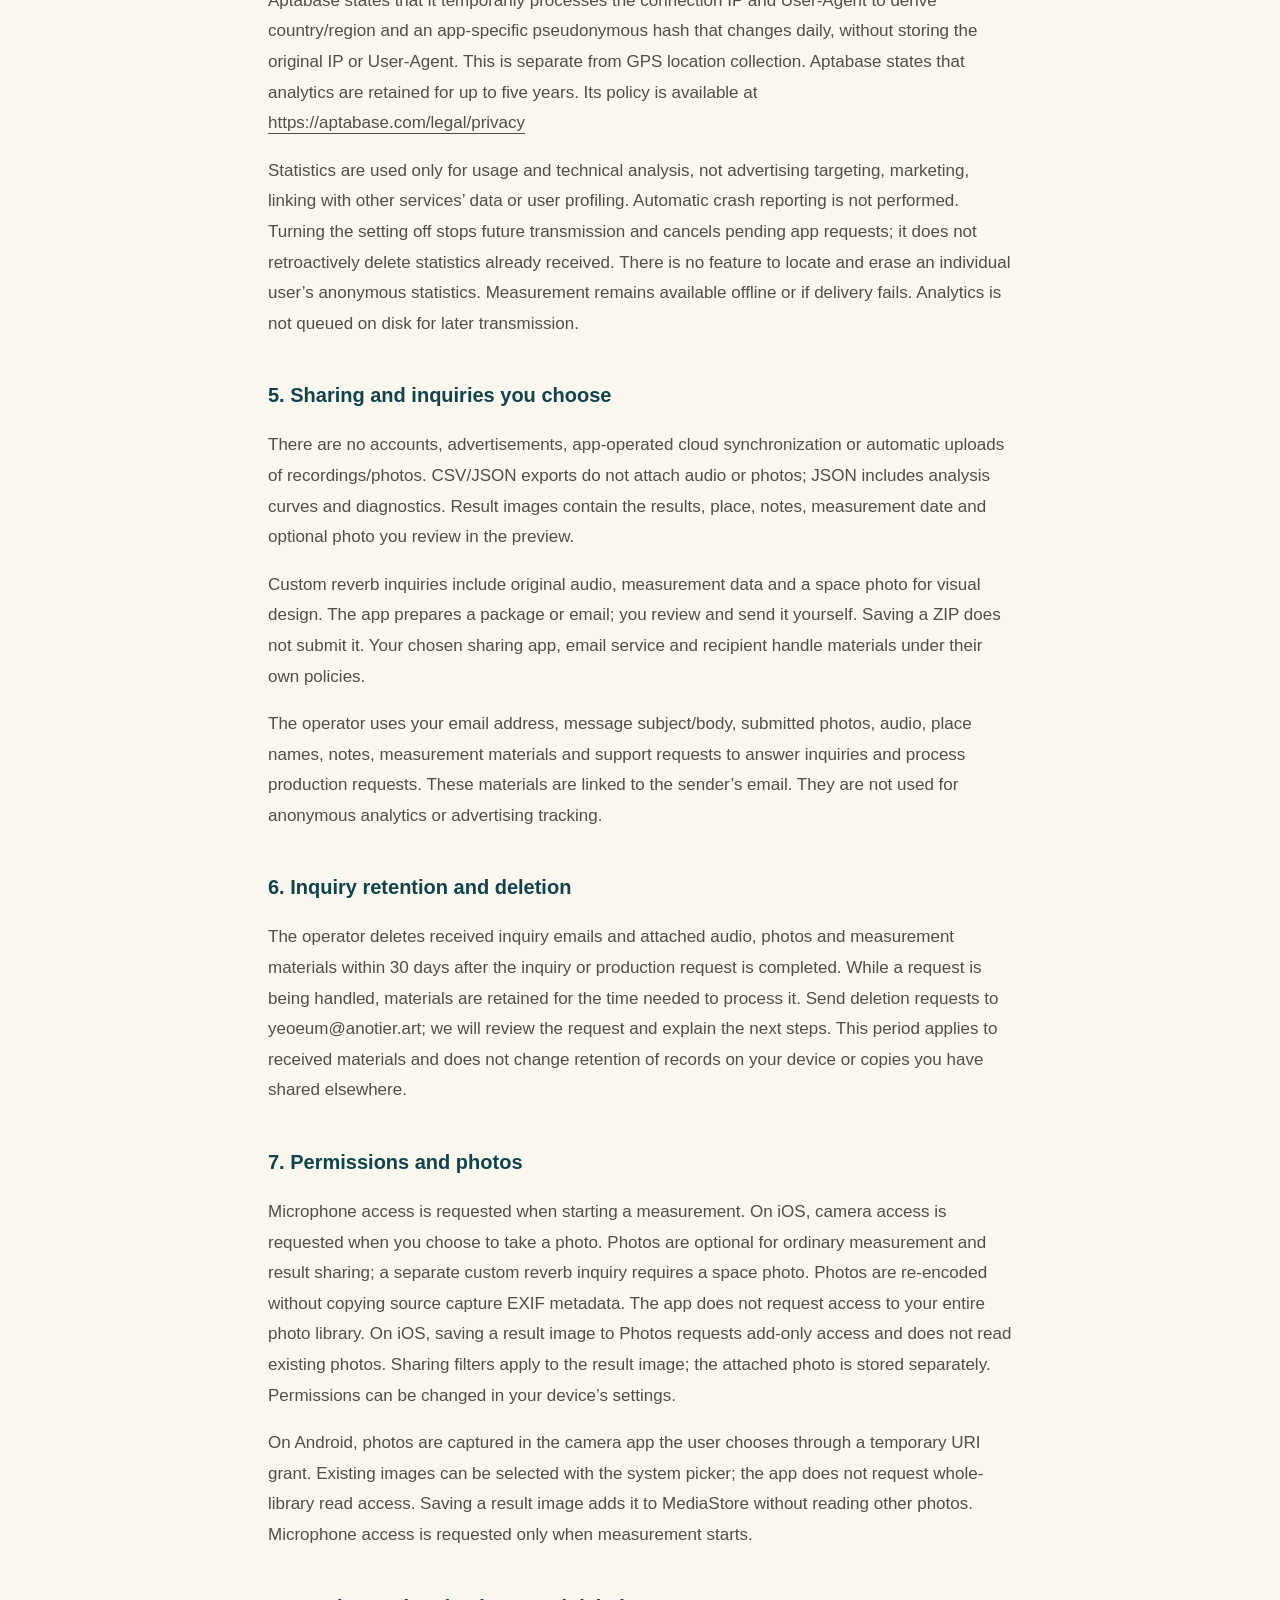
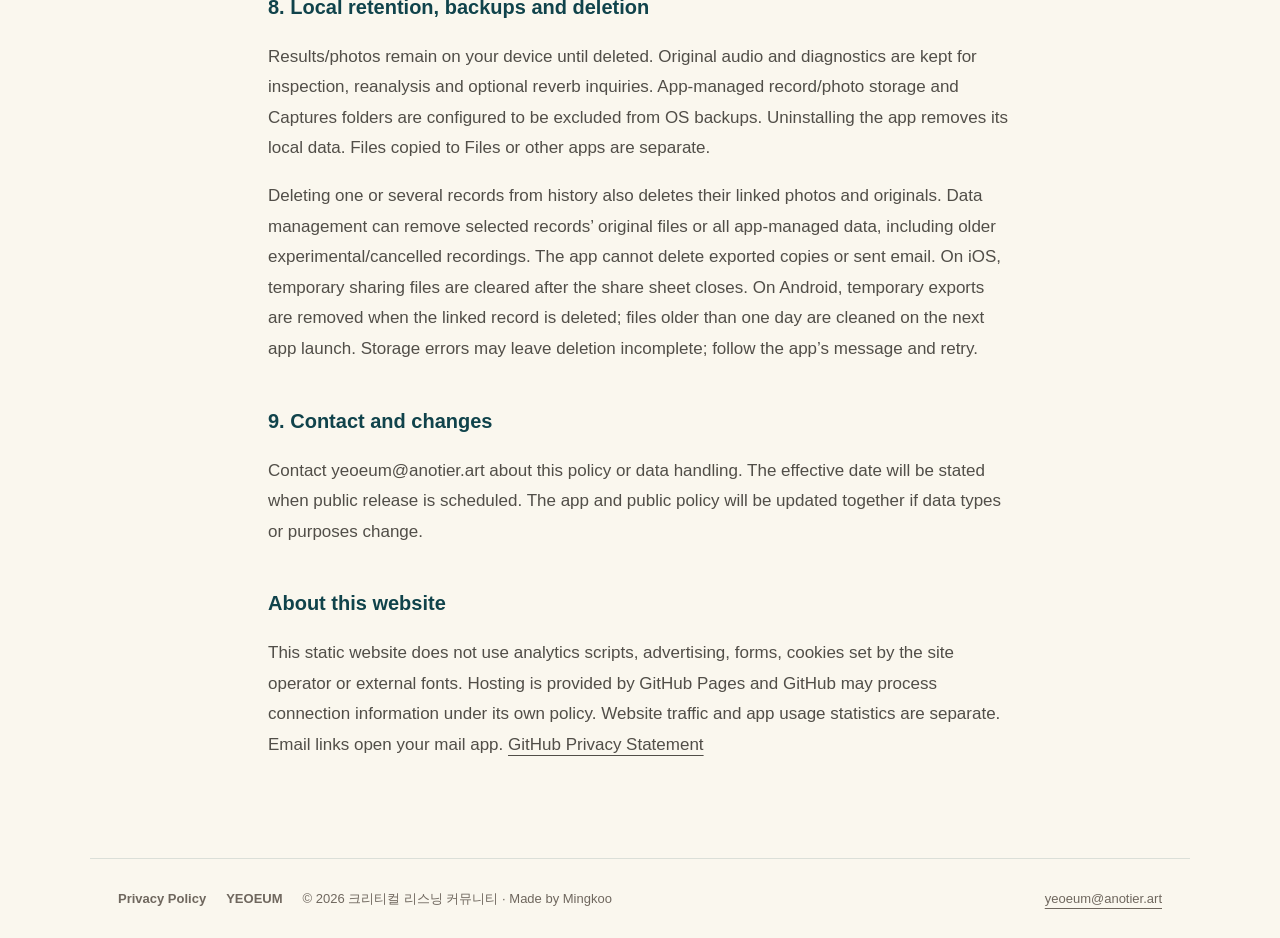
<file: privacy.en.html>
<!doctype html>
<html lang="en"><head>
<meta charset="utf-8"><meta name="viewport" content="width=device-width,initial-scale=1">
<title>Privacy Policy — YEOEUM</title><meta name="description" content="How YEOEUM handles recordings, photos, measurements and inquiry materials.">
<link rel="canonical" href="https://yeoeum.anotier.art/privacy.en.html">
<link rel="alternate" hreflang="ko" href="https://yeoeum.anotier.art/privacy.html"><link rel="alternate" hreflang="en" href="https://yeoeum.anotier.art/privacy.en.html">
<meta property="og:type" content="website"><meta property="og:title" content="Privacy Policy — YEOEUM"><meta property="og:description" content="How YEOEUM handles recordings, photos, measurements and inquiry materials."><meta property="og:url" content="https://yeoeum.anotier.art/privacy.en.html">
<link rel="stylesheet" href="styles.css?v=20261103-public">
</head><body>
<a class="skip" href="#main">Skip to content</a>
<header><a class="brand" href="index.en.html" aria-label="YEOEUM home"><img src="assets/wordmark.png" alt="YEOEUM" width="150" height="50"></a>
<div class="header-nav"><nav aria-label="Main navigation"><a href="support.en.html">How to use</a><a href="research/index.en.html">Research</a><a href="licenses.en.html">Licenses</a></nav><nav class="languages" aria-label="Language"><a href="privacy.html" lang="ko" hreflang="ko">한국어</a><a href="privacy.en.html" lang="en" hreflang="en" aria-current="page">English</a></nav></div></header>
<main id="main" class="prose"><h1>Privacy Policy</h1><p>Revised: 2026-11-02<br>Operator: 크리티컬 리스닝 커뮤니티 (Critical Listening Community) · Developed by Mingkoo<br>Contact: yeoeum@anotier.art</p><h2>1. Scope and purpose</h2><p>This policy explains how YEOEUM handles recordings and measurement records, optional inquiry materials, and anonymous usage statistics. This policy will be updated if features or transmitted data change.</p><h2>2. Information processed on your device</h2><p>YEOEUM records claps and surrounding sound to estimate reverberation time. Recordings may include conversations or other personal information. Results, original audio, analysis curves, diagnostics, measurement dates, device/audio settings, place names and notes you enter, and optional space photos are stored on your device. The app does not request location permission or collect GPS location. Language and analytics preferences are also stored locally.</p><p>Failed attempts, including missed claps and timeouts, and cancelled or interrupted attempts may retain available recordings and diagnostics on your device. If microphone access is denied or recording never starts, only diagnostics may remain.</p><h2>3. Anonymous usage statistics</h2><p>“Send anonymous usage statistics” is on by default and can be turned off at any time in app information/settings. Measurement features remain available when it is off. These statistics help us understand feature use and measurement failures and improve the app.</p><p>Events cover app opening, measurement start/completion/cancellation, opening records/details, and presenting a share sheet. Properties include result availability, failure categories, completed/analyzed attempt counts, clipping flags, per-band analysis status, bucketed signal quality, variability and measurement duration, device model, OS/app/analysis-engine version and language. Opening a share sheet does not mean content was actually posted or sent. Measurement duration is a bucket covering the flow, including user actions; it does not measure app launch performance, hang rate or energy consumption.</p><p>Statistics do not include recordings, waveforms, photos, place names, notes, individual RT60 values, record IDs, file paths, raw error messages or exact measurement dates. Historical records and original files are not read and batch-uploaded for analytics. Event transmission times are rounded to the minute and temporary session numbers are used. The app creates no persistent user, device or advertising identifier and does not link inquiry emails to analytics.</p><h2>4. Analytics service and retention</h2><p>Statistics are processed through Aptabase EU (Germany), operated by Technov Solutions SRL. Aptabase states that it temporarily processes the connection IP and User-Agent to derive country/region and an app-specific pseudonymous hash that changes daily, without storing the original IP or User-Agent. This is separate from GPS location collection. Aptabase states that analytics are retained for up to five years. Its policy is available at <a href="https://aptabase.com/legal/privacy">https://aptabase.com/legal/privacy</a></p><p>Statistics are used only for usage and technical analysis, not advertising targeting, marketing, linking with other services’ data or user profiling. Automatic crash reporting is not performed. Turning the setting off stops future transmission and cancels pending app requests; it does not retroactively delete statistics already received. There is no feature to locate and erase an individual user’s anonymous statistics. Measurement remains available offline or if delivery fails. Analytics is not queued on disk for later transmission.</p><h2>5. Sharing and inquiries you choose</h2><p>There are no accounts, advertisements, app-operated cloud synchronization or automatic uploads of recordings/photos. CSV/JSON exports do not attach audio or photos; JSON includes analysis curves and diagnostics. Result images contain the results, place, notes, measurement date and optional photo you review in the preview.</p><p>Custom reverb inquiries include original audio, measurement data and a space photo for visual design. The app prepares a package or email; you review and send it yourself. Saving a ZIP does not submit it. Your chosen sharing app, email service and recipient handle materials under their own policies.</p><p>The operator uses your email address, message subject/body, submitted photos, audio, place names, notes, measurement materials and support requests to answer inquiries and process production requests. These materials are linked to the sender’s email. They are not used for anonymous analytics or advertising tracking.</p><h2>6. Inquiry retention and deletion</h2><p>The operator deletes received inquiry emails and attached audio, photos and measurement materials within 30 days after the inquiry or production request is completed. While a request is being handled, materials are retained for the time needed to process it. Send deletion requests to yeoeum@anotier.art; we will review the request and explain the next steps. This period applies to received materials and does not change retention of records on your device or copies you have shared elsewhere.</p><h2>7. Permissions and photos</h2><p>Microphone access is requested when starting a measurement. On iOS, camera access is requested when you choose to take a photo. Photos are optional for ordinary measurement and result sharing; a separate custom reverb inquiry requires a space photo. Photos are re-encoded without copying source capture EXIF metadata. The app does not request access to your entire photo library. On iOS, saving a result image to Photos requests add-only access and does not read existing photos. Sharing filters apply to the result image; the attached photo is stored separately. Permissions can be changed in your device’s settings.</p><p>On Android, photos are captured in the camera app the user chooses through a temporary URI grant. Existing images can be selected with the system picker; the app does not request whole-library read access. Saving a result image adds it to MediaStore without reading other photos. Microphone access is requested only when measurement starts.</p><h2>8. Local retention, backups and deletion</h2><p>Results/photos remain on your device until deleted. Original audio and diagnostics are kept for inspection, reanalysis and optional reverb inquiries. App-managed record/photo storage and Captures folders are configured to be excluded from OS backups. Uninstalling the app removes its local data. Files copied to Files or other apps are separate.</p><p>Deleting one or several records from history also deletes their linked photos and originals. Data management can remove selected records’ original files or all app-managed data, including older experimental/cancelled recordings. The app cannot delete exported copies or sent email. On iOS, temporary sharing files are cleared after the share sheet closes. On Android, temporary exports are removed when the linked record is deleted; files older than one day are cleaned on the next app launch. Storage errors may leave deletion incomplete; follow the app’s message and retry.</p><h2>9. Contact and changes</h2><p>Contact yeoeum@anotier.art about this policy or data handling. The effective date will be stated when public release is scheduled. The app and public policy will be updated together if data types or purposes change.</p><h2>About this website</h2><p>This static website does not use analytics scripts, advertising, forms, cookies set by the site operator or external fonts. Hosting is provided by GitHub Pages and GitHub may process connection information under its own policy. Website traffic and app usage statistics are separate. Email links open your mail app. <a href="https://docs.github.com/en/site-policy/privacy-policies/github-general-privacy-statement">GitHub Privacy Statement</a></p></main>
<footer><div><a href="privacy.en.html">Privacy Policy</a><a href="index.en.html">YEOEUM</a><span>© 2026 크리티컬 리스닝 커뮤니티 · Made by Mingkoo</span></div><a href="mailto:yeoeum@anotier.art">yeoeum@anotier.art</a></footer>
</body></html>
</file>
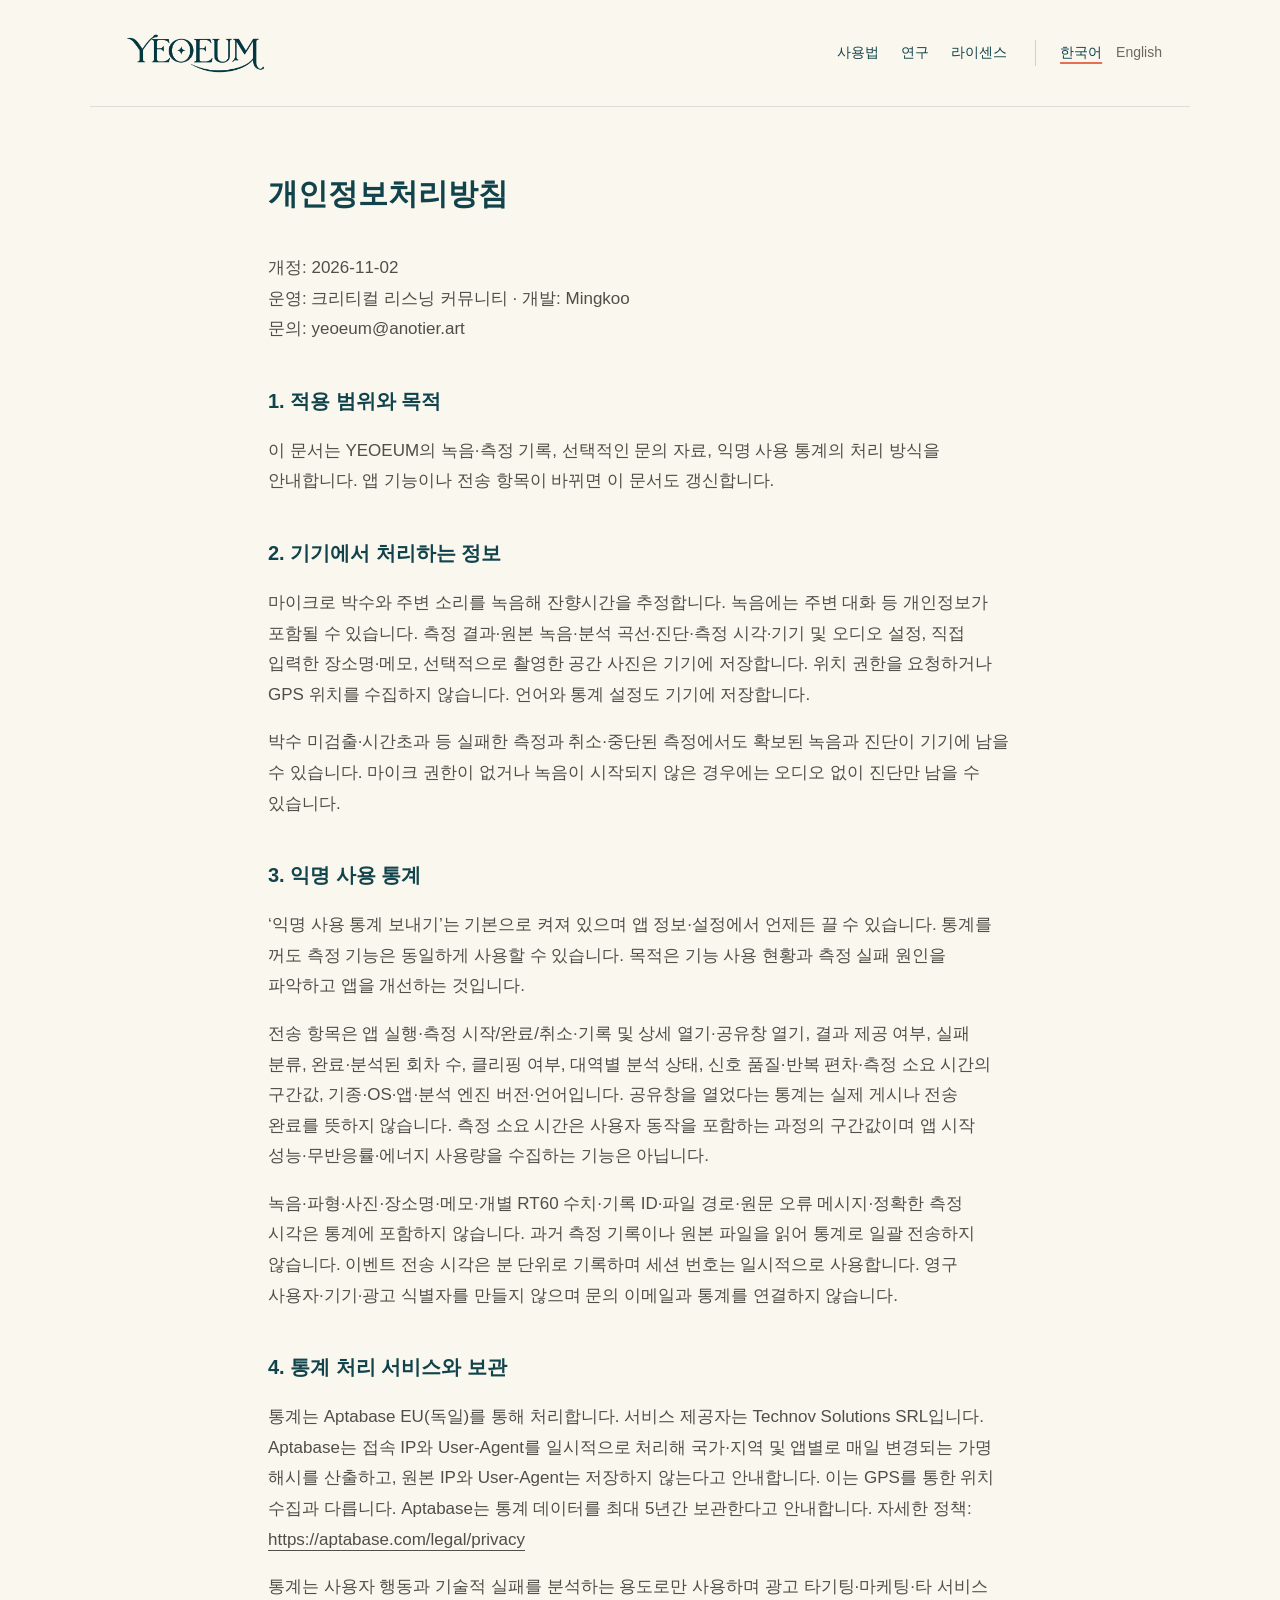
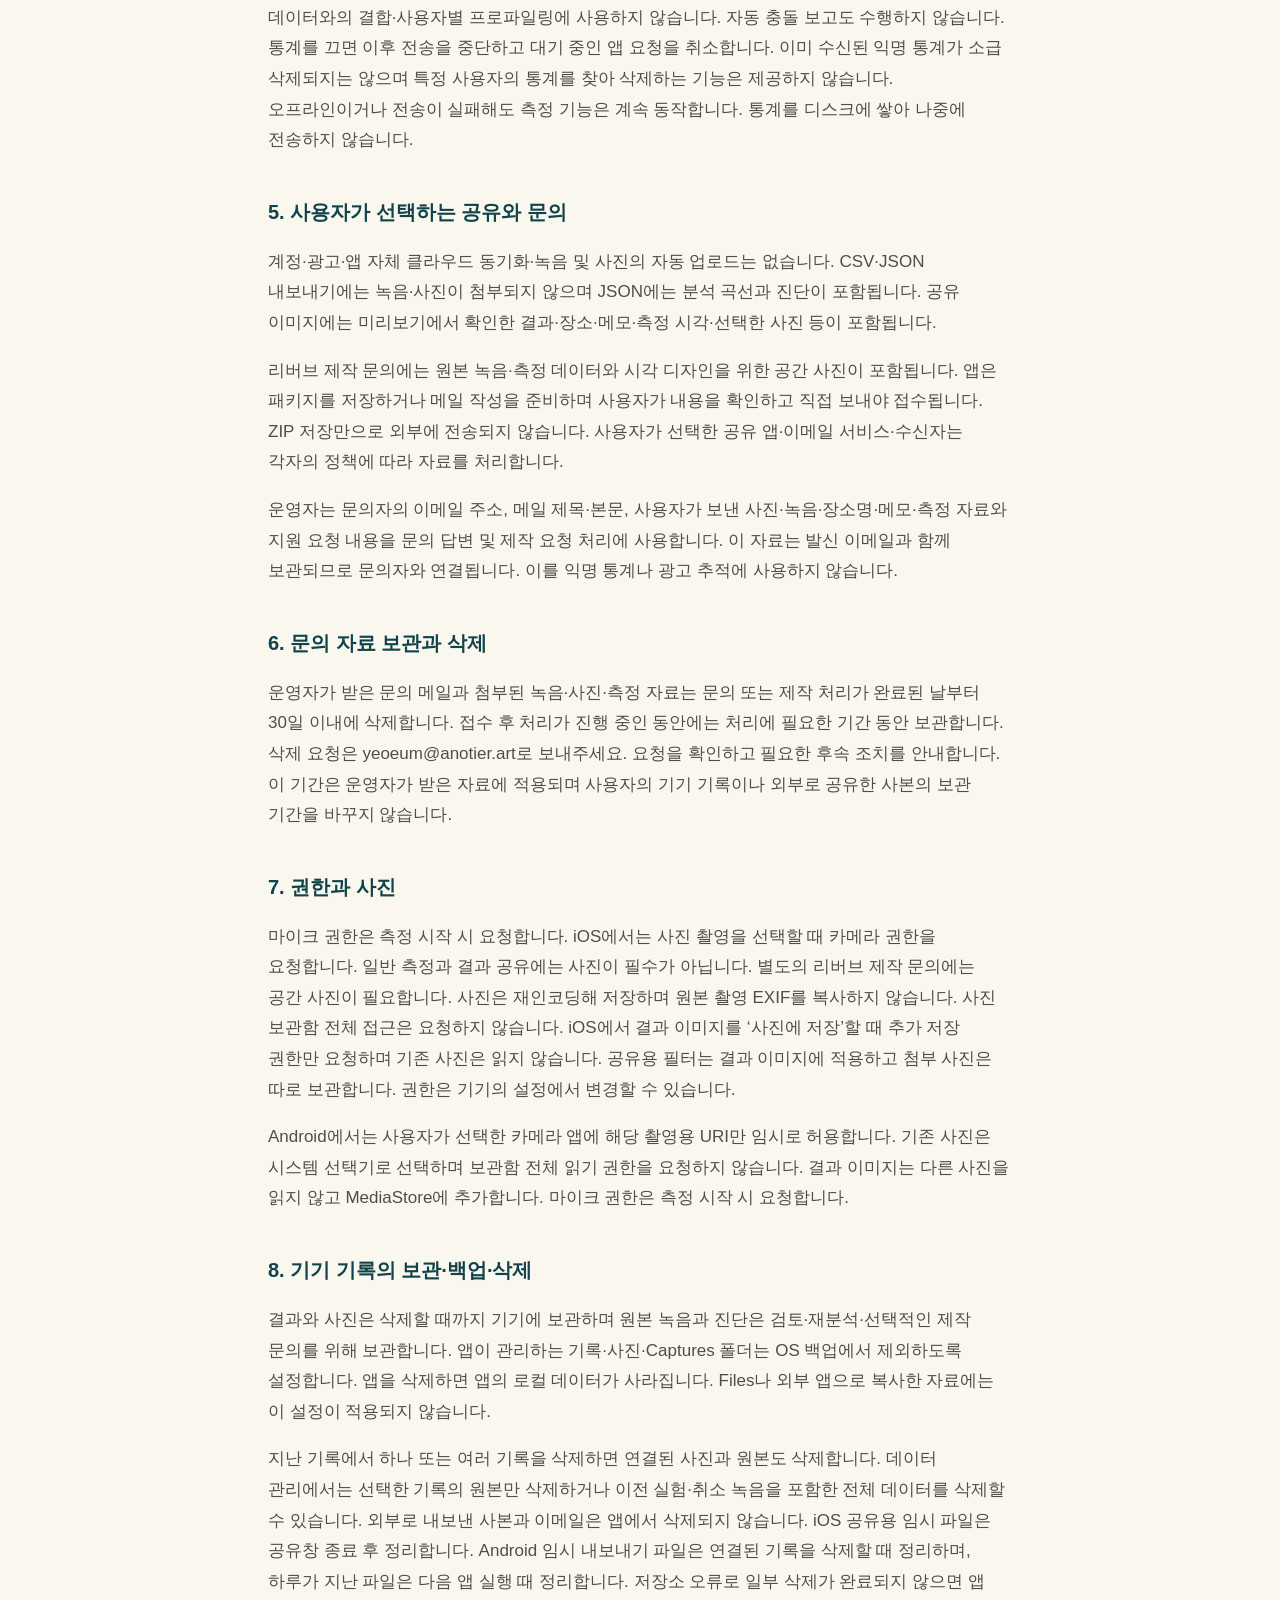
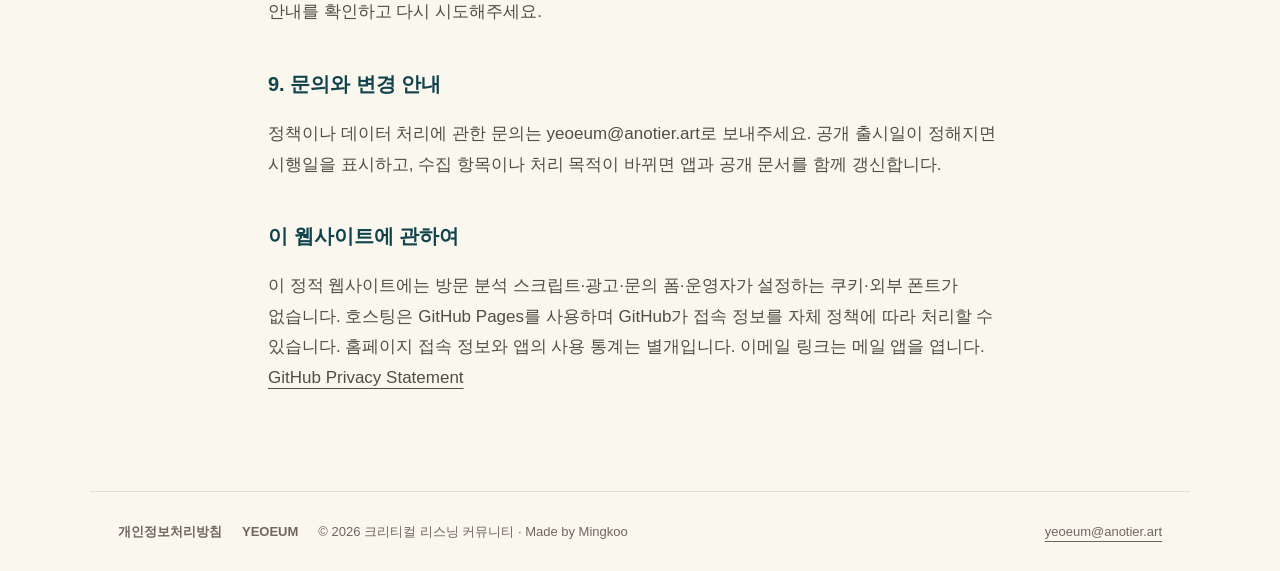
<file: privacy.html>
<!doctype html>
<html lang="ko"><head>
<meta charset="utf-8"><meta name="viewport" content="width=device-width,initial-scale=1">
<title>개인정보처리방침 — YEOEUM</title><meta name="description" content="YEOEUM의 녹음·사진·측정 기록과 문의 자료 처리 안내.">
<link rel="canonical" href="https://yeoeum.anotier.art/privacy.html">
<link rel="alternate" hreflang="ko" href="https://yeoeum.anotier.art/privacy.html"><link rel="alternate" hreflang="en" href="https://yeoeum.anotier.art/privacy.en.html">
<meta property="og:type" content="website"><meta property="og:title" content="개인정보처리방침 — YEOEUM"><meta property="og:description" content="YEOEUM의 녹음·사진·측정 기록과 문의 자료 처리 안내."><meta property="og:url" content="https://yeoeum.anotier.art/privacy.html">
<link rel="stylesheet" href="styles.css?v=20261103-public">
</head><body>
<a class="skip" href="#main">본문으로</a>
<header><a class="brand" href="index.html" aria-label="YEOEUM 홈"><img src="assets/wordmark.png" alt="YEOEUM" width="150" height="50"></a>
<div class="header-nav"><nav aria-label="주 메뉴"><a href="support.html">사용법</a><a href="research/index.html">연구</a><a href="licenses.html">라이센스</a></nav><nav class="languages" aria-label="Language"><a href="privacy.html" lang="ko" hreflang="ko" aria-current="page">한국어</a><a href="privacy.en.html" lang="en" hreflang="en">English</a></nav></div></header>
<main id="main" class="prose"><h1>개인정보처리방침</h1><p>개정: 2026-11-02<br>운영: 크리티컬 리스닝 커뮤니티 · 개발: Mingkoo<br>문의: yeoeum@anotier.art</p><h2>1. 적용 범위와 목적</h2><p>이 문서는 YEOEUM의 녹음·측정 기록, 선택적인 문의 자료, 익명 사용 통계의 처리 방식을 안내합니다. 앱 기능이나 전송 항목이 바뀌면 이 문서도 갱신합니다.</p><h2>2. 기기에서 처리하는 정보</h2><p>마이크로 박수와 주변 소리를 녹음해 잔향시간을 추정합니다. 녹음에는 주변 대화 등 개인정보가 포함될 수 있습니다. 측정 결과·원본 녹음·분석 곡선·진단·측정 시각·기기 및 오디오 설정, 직접 입력한 장소명·메모, 선택적으로 촬영한 공간 사진은 기기에 저장합니다. 위치 권한을 요청하거나 GPS 위치를 수집하지 않습니다. 언어와 통계 설정도 기기에 저장합니다.</p><p>박수 미검출·시간초과 등 실패한 측정과 취소·중단된 측정에서도 확보된 녹음과 진단이 기기에 남을 수 있습니다. 마이크 권한이 없거나 녹음이 시작되지 않은 경우에는 오디오 없이 진단만 남을 수 있습니다.</p><h2>3. 익명 사용 통계</h2><p>‘익명 사용 통계 보내기’는 기본으로 켜져 있으며 앱 정보·설정에서 언제든 끌 수 있습니다. 통계를 꺼도 측정 기능은 동일하게 사용할 수 있습니다. 목적은 기능 사용 현황과 측정 실패 원인을 파악하고 앱을 개선하는 것입니다.</p><p>전송 항목은 앱 실행·측정 시작/완료/취소·기록 및 상세 열기·공유창 열기, 결과 제공 여부, 실패 분류, 완료·분석된 회차 수, 클리핑 여부, 대역별 분석 상태, 신호 품질·반복 편차·측정 소요 시간의 구간값, 기종·OS·앱·분석 엔진 버전·언어입니다. 공유창을 열었다는 통계는 실제 게시나 전송 완료를 뜻하지 않습니다. 측정 소요 시간은 사용자 동작을 포함하는 과정의 구간값이며 앱 시작 성능·무반응률·에너지 사용량을 수집하는 기능은 아닙니다.</p><p>녹음·파형·사진·장소명·메모·개별 RT60 수치·기록 ID·파일 경로·원문 오류 메시지·정확한 측정 시각은 통계에 포함하지 않습니다. 과거 측정 기록이나 원본 파일을 읽어 통계로 일괄 전송하지 않습니다. 이벤트 전송 시각은 분 단위로 기록하며 세션 번호는 일시적으로 사용합니다. 영구 사용자·기기·광고 식별자를 만들지 않으며 문의 이메일과 통계를 연결하지 않습니다.</p><h2>4. 통계 처리 서비스와 보관</h2><p>통계는 Aptabase EU(독일)를 통해 처리합니다. 서비스 제공자는 Technov Solutions SRL입니다. Aptabase는 접속 IP와 User-Agent를 일시적으로 처리해 국가·지역 및 앱별로 매일 변경되는 가명 해시를 산출하고, 원본 IP와 User-Agent는 저장하지 않는다고 안내합니다. 이는 GPS를 통한 위치 수집과 다릅니다. Aptabase는 통계 데이터를 최대 5년간 보관한다고 안내합니다. 자세한 정책: <a href="https://aptabase.com/legal/privacy">https://aptabase.com/legal/privacy</a></p><p>통계는 사용자 행동과 기술적 실패를 분석하는 용도로만 사용하며 광고 타기팅·마케팅·타 서비스 데이터와의 결합·사용자별 프로파일링에 사용하지 않습니다. 자동 충돌 보고도 수행하지 않습니다. 통계를 끄면 이후 전송을 중단하고 대기 중인 앱 요청을 취소합니다. 이미 수신된 익명 통계가 소급 삭제되지는 않으며 특정 사용자의 통계를 찾아 삭제하는 기능은 제공하지 않습니다. 오프라인이거나 전송이 실패해도 측정 기능은 계속 동작합니다. 통계를 디스크에 쌓아 나중에 전송하지 않습니다.</p><h2>5. 사용자가 선택하는 공유와 문의</h2><p>계정·광고·앱 자체 클라우드 동기화·녹음 및 사진의 자동 업로드는 없습니다. CSV·JSON 내보내기에는 녹음·사진이 첨부되지 않으며 JSON에는 분석 곡선과 진단이 포함됩니다. 공유 이미지에는 미리보기에서 확인한 결과·장소·메모·측정 시각·선택한 사진 등이 포함됩니다.</p><p>리버브 제작 문의에는 원본 녹음·측정 데이터와 시각 디자인을 위한 공간 사진이 포함됩니다. 앱은 패키지를 저장하거나 메일 작성을 준비하며 사용자가 내용을 확인하고 직접 보내야 접수됩니다. ZIP 저장만으로 외부에 전송되지 않습니다. 사용자가 선택한 공유 앱·이메일 서비스·수신자는 각자의 정책에 따라 자료를 처리합니다.</p><p>운영자는 문의자의 이메일 주소, 메일 제목·본문, 사용자가 보낸 사진·녹음·장소명·메모·측정 자료와 지원 요청 내용을 문의 답변 및 제작 요청 처리에 사용합니다. 이 자료는 발신 이메일과 함께 보관되므로 문의자와 연결됩니다. 이를 익명 통계나 광고 추적에 사용하지 않습니다.</p><h2>6. 문의 자료 보관과 삭제</h2><p>운영자가 받은 문의 메일과 첨부된 녹음·사진·측정 자료는 문의 또는 제작 처리가 완료된 날부터 30일 이내에 삭제합니다. 접수 후 처리가 진행 중인 동안에는 처리에 필요한 기간 동안 보관합니다. 삭제 요청은 yeoeum@anotier.art로 보내주세요. 요청을 확인하고 필요한 후속 조치를 안내합니다. 이 기간은 운영자가 받은 자료에 적용되며 사용자의 기기 기록이나 외부로 공유한 사본의 보관 기간을 바꾸지 않습니다.</p><h2>7. 권한과 사진</h2><p>마이크 권한은 측정 시작 시 요청합니다. iOS에서는 사진 촬영을 선택할 때 카메라 권한을 요청합니다. 일반 측정과 결과 공유에는 사진이 필수가 아닙니다. 별도의 리버브 제작 문의에는 공간 사진이 필요합니다. 사진은 재인코딩해 저장하며 원본 촬영 EXIF를 복사하지 않습니다. 사진 보관함 전체 접근은 요청하지 않습니다. iOS에서 결과 이미지를 ‘사진에 저장’할 때 추가 저장 권한만 요청하며 기존 사진은 읽지 않습니다. 공유용 필터는 결과 이미지에 적용하고 첨부 사진은 따로 보관합니다. 권한은 기기의 설정에서 변경할 수 있습니다.</p><p>Android에서는 사용자가 선택한 카메라 앱에 해당 촬영용 URI만 임시로 허용합니다. 기존 사진은 시스템 선택기로 선택하며 보관함 전체 읽기 권한을 요청하지 않습니다. 결과 이미지는 다른 사진을 읽지 않고 MediaStore에 추가합니다. 마이크 권한은 측정 시작 시 요청합니다.</p><h2>8. 기기 기록의 보관·백업·삭제</h2><p>결과와 사진은 삭제할 때까지 기기에 보관하며 원본 녹음과 진단은 검토·재분석·선택적인 제작 문의를 위해 보관합니다. 앱이 관리하는 기록·사진·Captures 폴더는 OS 백업에서 제외하도록 설정합니다. 앱을 삭제하면 앱의 로컬 데이터가 사라집니다. Files나 외부 앱으로 복사한 자료에는 이 설정이 적용되지 않습니다.</p><p>지난 기록에서 하나 또는 여러 기록을 삭제하면 연결된 사진과 원본도 삭제합니다. 데이터 관리에서는 선택한 기록의 원본만 삭제하거나 이전 실험·취소 녹음을 포함한 전체 데이터를 삭제할 수 있습니다. 외부로 내보낸 사본과 이메일은 앱에서 삭제되지 않습니다. iOS 공유용 임시 파일은 공유창 종료 후 정리합니다. Android 임시 내보내기 파일은 연결된 기록을 삭제할 때 정리하며, 하루가 지난 파일은 다음 앱 실행 때 정리합니다. 저장소 오류로 일부 삭제가 완료되지 않으면 앱 안내를 확인하고 다시 시도해주세요.</p><h2>9. 문의와 변경 안내</h2><p>정책이나 데이터 처리에 관한 문의는 yeoeum@anotier.art로 보내주세요. 공개 출시일이 정해지면 시행일을 표시하고, 수집 항목이나 처리 목적이 바뀌면 앱과 공개 문서를 함께 갱신합니다.</p><h2>이 웹사이트에 관하여</h2><p>이 정적 웹사이트에는 방문 분석 스크립트·광고·문의 폼·운영자가 설정하는 쿠키·외부 폰트가 없습니다. 호스팅은 GitHub Pages를 사용하며 GitHub가 접속 정보를 자체 정책에 따라 처리할 수 있습니다. 홈페이지 접속 정보와 앱의 사용 통계는 별개입니다. 이메일 링크는 메일 앱을 엽니다. <a href="https://docs.github.com/en/site-policy/privacy-policies/github-general-privacy-statement">GitHub Privacy Statement</a></p></main>
<footer><div><a href="privacy.html">개인정보처리방침</a><a href="index.html">YEOEUM</a><span>© 2026 크리티컬 리스닝 커뮤니티 · Made by Mingkoo</span></div><a href="mailto:yeoeum@anotier.art">yeoeum@anotier.art</a></footer>
</body></html>
</file>
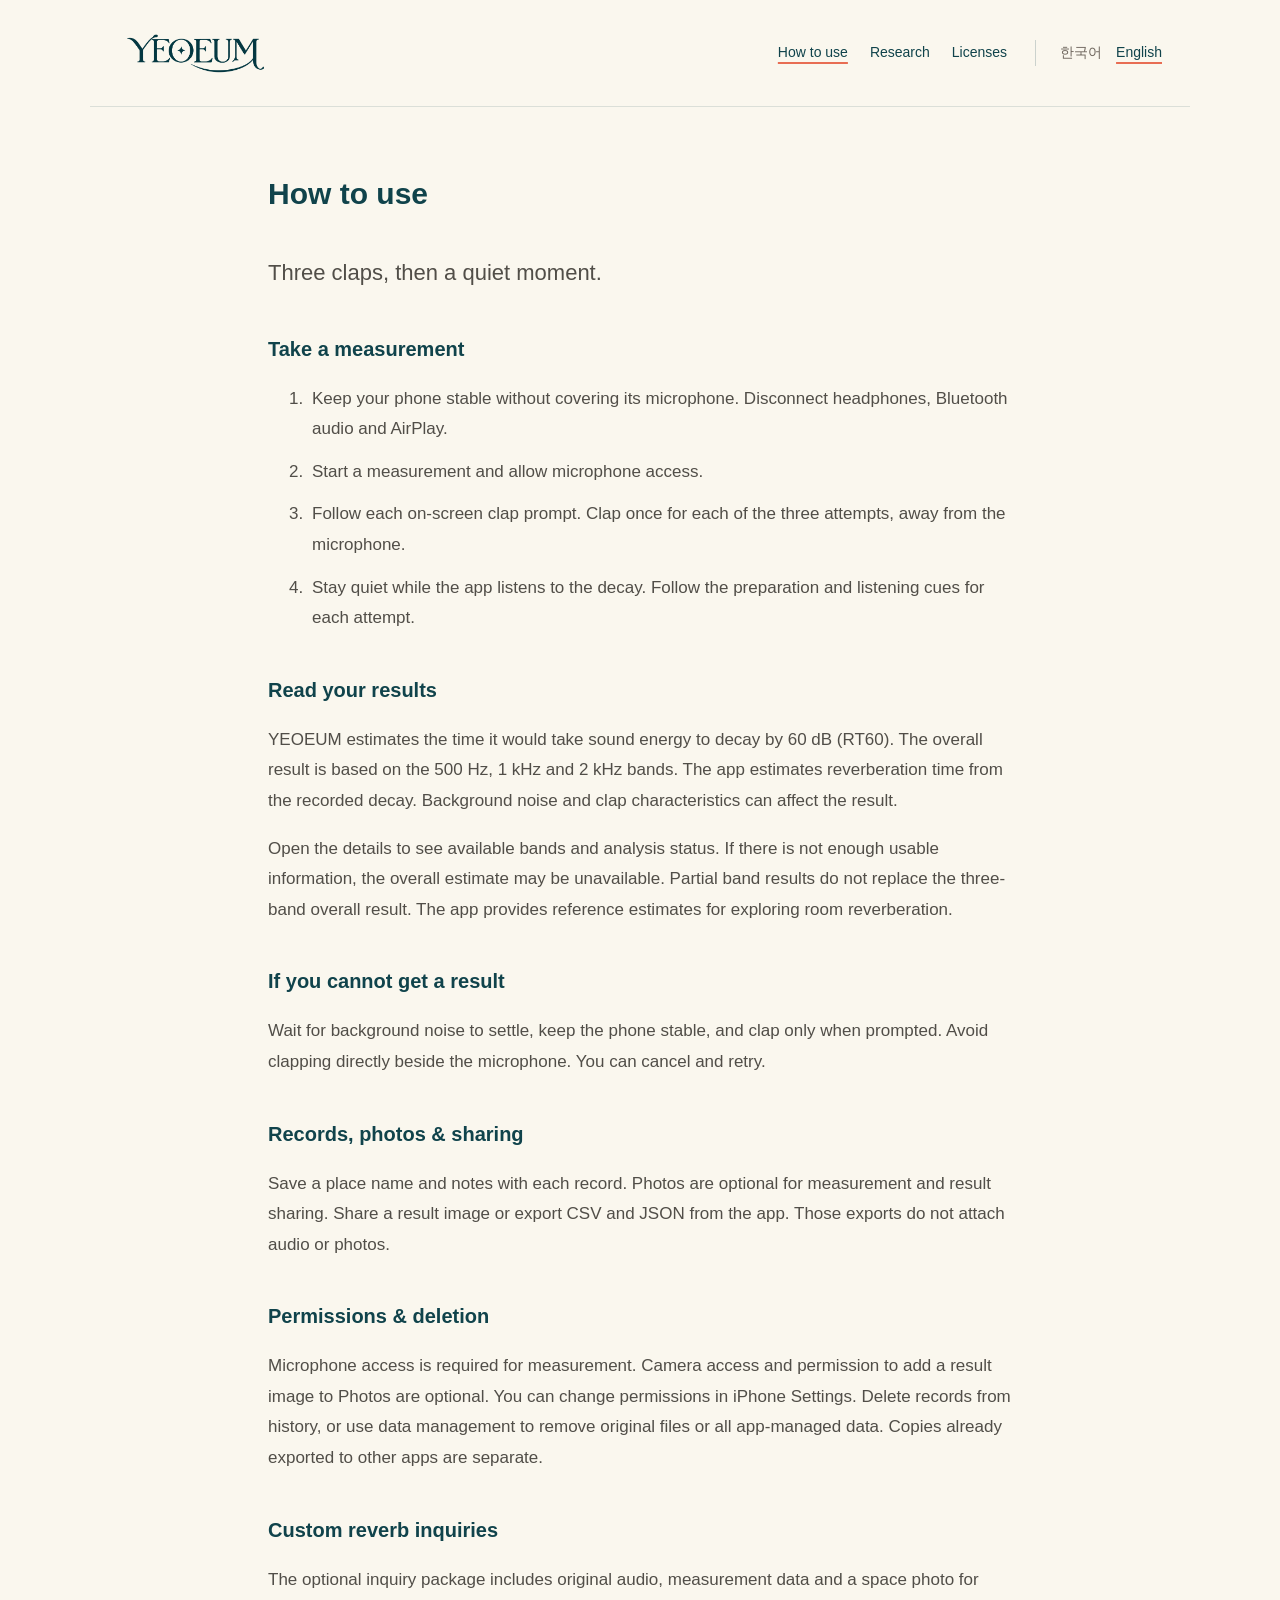
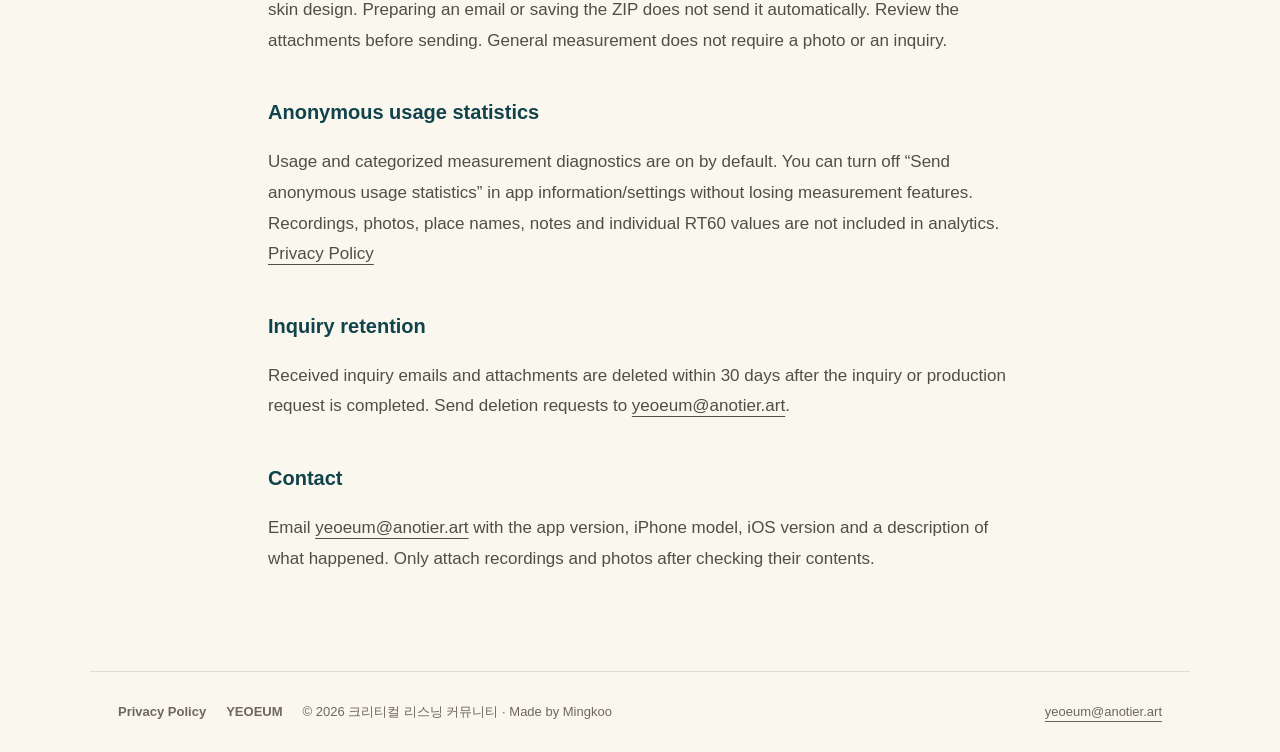
<file: support.en.html>
<!doctype html>
<html lang="en"><head>
<meta charset="utf-8"><meta name="viewport" content="width=device-width,initial-scale=1">
<title>How to use — YEOEUM</title><meta name="description" content="Estimate room reverberation time (RT60) with three claps. Save places, notes and optional photos with YEOEUM.">
<link rel="canonical" href="https://yeoeum.anotier.art/support.en.html">
<link rel="alternate" hreflang="ko" href="https://yeoeum.anotier.art/support.html"><link rel="alternate" hreflang="en" href="https://yeoeum.anotier.art/support.en.html">
<meta property="og:type" content="website"><meta property="og:title" content="How to use — YEOEUM"><meta property="og:description" content="Estimate room reverberation time (RT60) with three claps. Save places, notes and optional photos with YEOEUM."><meta property="og:url" content="https://yeoeum.anotier.art/support.en.html">
<link rel="stylesheet" href="styles.css?v=20261103-public">
</head><body>
<a class="skip" href="#main">Skip to content</a>
<header><a class="brand" href="index.en.html" aria-label="YEOEUM home"><img src="assets/wordmark.png" alt="YEOEUM" width="150" height="50"></a>
<div class="header-nav"><nav aria-label="Main navigation"><a href="support.en.html" aria-current="page">How to use</a><a href="research/index.en.html">Research</a><a href="licenses.en.html">Licenses</a></nav><nav class="languages" aria-label="Language"><a href="support.html" lang="ko" hreflang="ko">한국어</a><a href="support.en.html" lang="en" hreflang="en" aria-current="page">English</a></nav></div></header>
<main id="main" class="prose"><h1>How to use</h1><p class="lead">Three claps, then a quiet moment.</p><h2>Take a measurement</h2><ol><li>Keep your phone stable without covering its microphone. Disconnect headphones, Bluetooth audio and AirPlay.</li><li>Start a measurement and allow microphone access.</li><li>Follow each on-screen clap prompt. Clap once for each of the three attempts, away from the microphone.</li><li>Stay quiet while the app listens to the decay. Follow the preparation and listening cues for each attempt.</li></ol><h2>Read your results</h2><p>YEOEUM estimates the time it would take sound energy to decay by 60 dB (RT60). The overall result is based on the 500 Hz, 1 kHz and 2 kHz bands. The app estimates reverberation time from the recorded decay. Background noise and clap characteristics can affect the result.</p><p>Open the details to see available bands and analysis status. If there is not enough usable information, the overall estimate may be unavailable. Partial band results do not replace the three-band overall result. The app provides reference estimates for exploring room reverberation.</p><h2>If you cannot get a result</h2><p>Wait for background noise to settle, keep the phone stable, and clap only when prompted. Avoid clapping directly beside the microphone. You can cancel and retry.</p><h2>Records, photos &amp; sharing</h2><p>Save a place name and notes with each record. Photos are optional for measurement and result sharing. Share a result image or export CSV and JSON from the app. Those exports do not attach audio or photos.</p><h2>Permissions &amp; deletion</h2><p>Microphone access is required for measurement. Camera access and permission to add a result image to Photos are optional. You can change permissions in iPhone Settings. Delete records from history, or use data management to remove original files or all app-managed data. Copies already exported to other apps are separate.</p><h2>Custom reverb inquiries</h2><p>The optional inquiry package includes original audio, measurement data and a space photo for skin design. Preparing an email or saving the ZIP does not send it automatically. Review the attachments before sending. General measurement does not require a photo or an inquiry.</p><h2>Anonymous usage statistics</h2><p>Usage and categorized measurement diagnostics are on by default. You can turn off “Send anonymous usage statistics” in app information/settings without losing measurement features. Recordings, photos, place names, notes and individual RT60 values are not included in analytics. <a href="privacy.en.html">Privacy Policy</a></p><h2>Inquiry retention</h2><p>Received inquiry emails and attachments are deleted within 30 days after the inquiry or production request is completed. Send deletion requests to <a href="mailto:yeoeum@anotier.art">yeoeum@anotier.art</a>.</p><h2 id="contact">Contact</h2><p>Email <a href="mailto:yeoeum@anotier.art">yeoeum@anotier.art</a> with the app version, iPhone model, iOS version and a description of what happened. Only attach recordings and photos after checking their contents.</p></main>
<footer><div><a href="privacy.en.html">Privacy Policy</a><a href="index.en.html">YEOEUM</a><span>© 2026 크리티컬 리스닝 커뮤니티 · Made by Mingkoo</span></div><a href="mailto:yeoeum@anotier.art">yeoeum@anotier.art</a></footer>
</body></html>
</file>
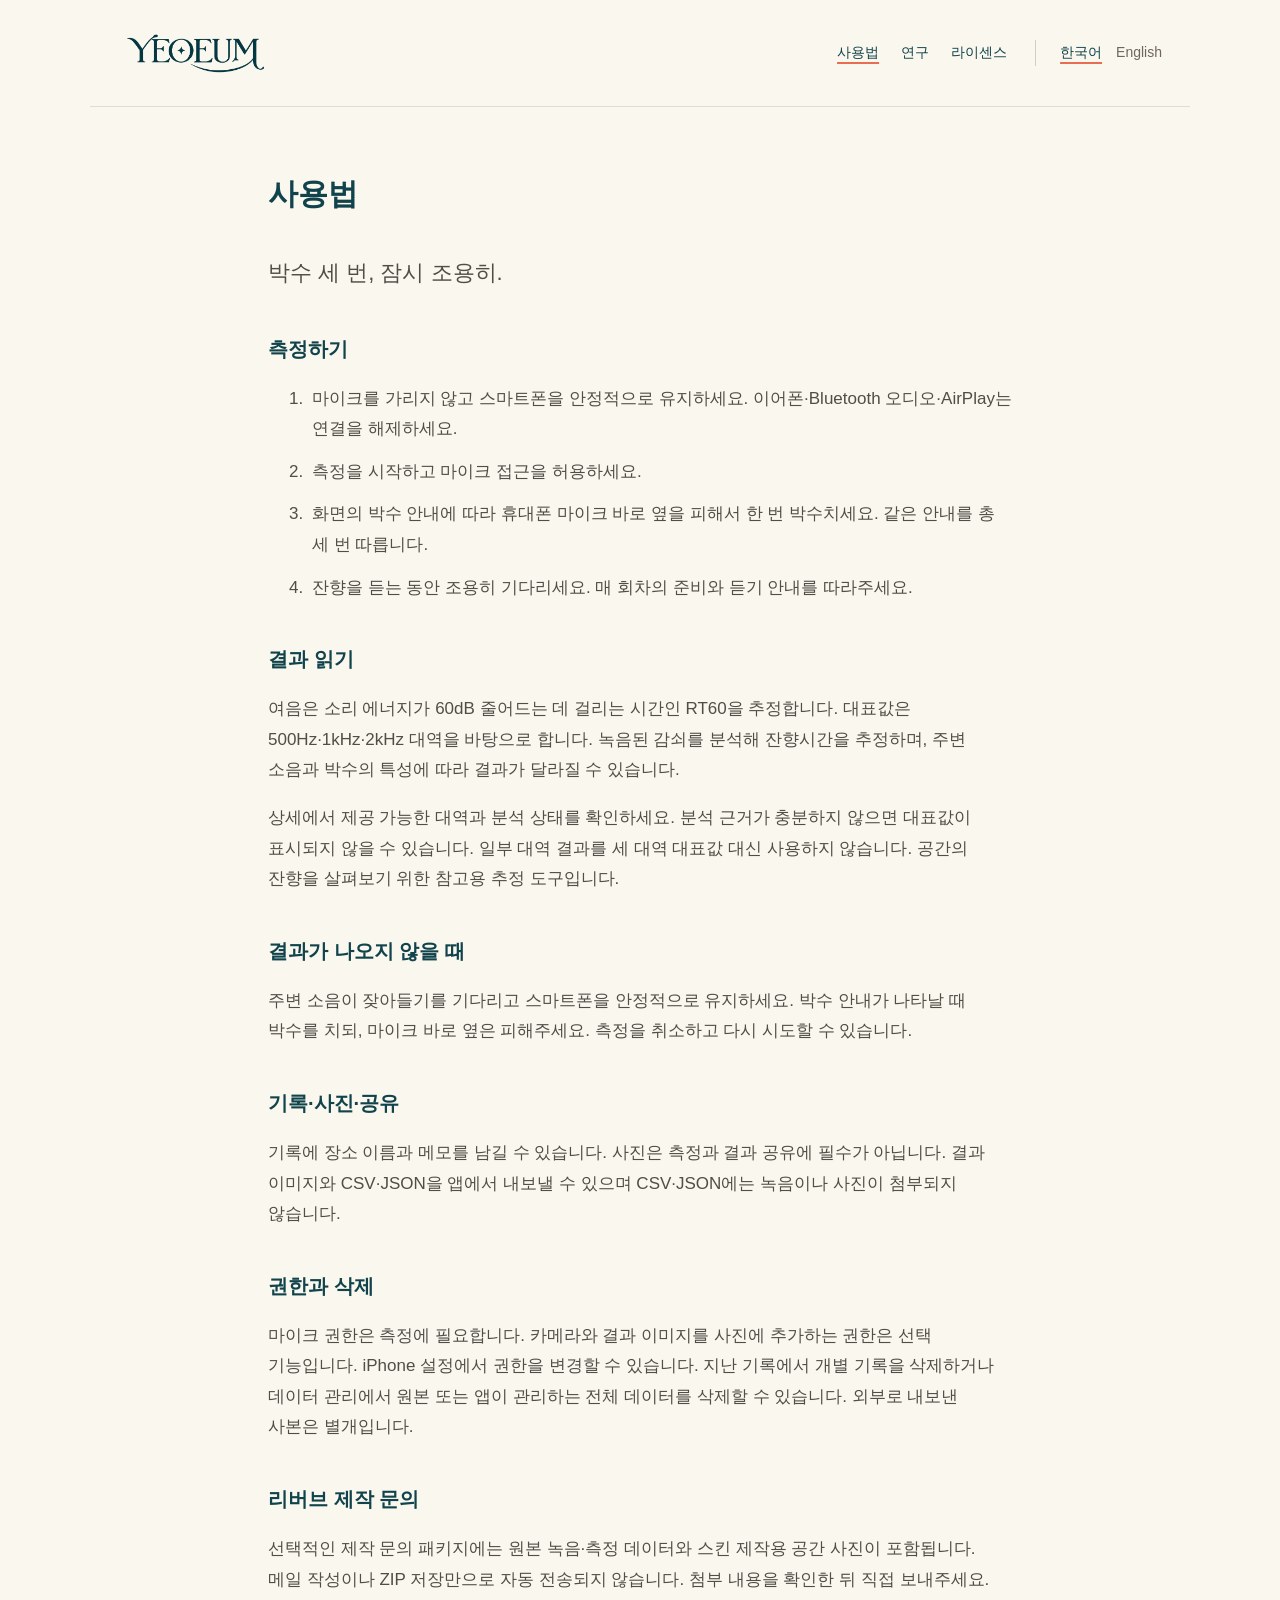
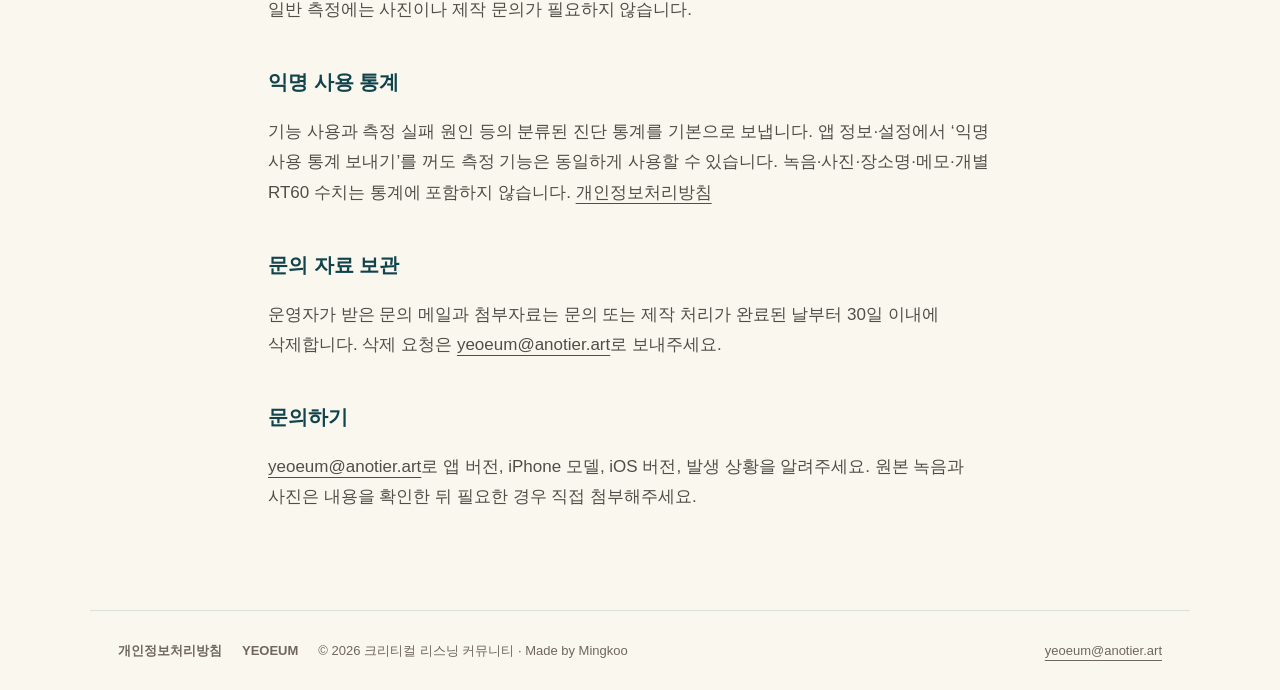
<file: support.html>
<!doctype html>
<html lang="ko"><head>
<meta charset="utf-8"><meta name="viewport" content="width=device-width,initial-scale=1">
<title>사용법 — YEOEUM</title><meta name="description" content="박수 세 번으로 공간의 잔향시간(RT60)을 추정하고, 장소·메모·사진과 함께 기록하는 앱 YEOEUM.">
<link rel="canonical" href="https://yeoeum.anotier.art/support.html">
<link rel="alternate" hreflang="ko" href="https://yeoeum.anotier.art/support.html"><link rel="alternate" hreflang="en" href="https://yeoeum.anotier.art/support.en.html">
<meta property="og:type" content="website"><meta property="og:title" content="사용법 — YEOEUM"><meta property="og:description" content="박수 세 번으로 공간의 잔향시간(RT60)을 추정하고, 장소·메모·사진과 함께 기록하는 앱 YEOEUM."><meta property="og:url" content="https://yeoeum.anotier.art/support.html">
<link rel="stylesheet" href="styles.css?v=20261103-public">
</head><body>
<a class="skip" href="#main">본문으로</a>
<header><a class="brand" href="index.html" aria-label="YEOEUM 홈"><img src="assets/wordmark.png" alt="YEOEUM" width="150" height="50"></a>
<div class="header-nav"><nav aria-label="주 메뉴"><a href="support.html" aria-current="page">사용법</a><a href="research/index.html">연구</a><a href="licenses.html">라이센스</a></nav><nav class="languages" aria-label="Language"><a href="support.html" lang="ko" hreflang="ko" aria-current="page">한국어</a><a href="support.en.html" lang="en" hreflang="en">English</a></nav></div></header>
<main id="main" class="prose"><h1>사용법</h1><p class="lead">박수 세 번, 잠시 조용히.</p><h2>측정하기</h2><ol><li>마이크를 가리지 않고 스마트폰을 안정적으로 유지하세요. 이어폰·Bluetooth 오디오·AirPlay는 연결을 해제하세요.</li><li>측정을 시작하고 마이크 접근을 허용하세요.</li><li>화면의 박수 안내에 따라 휴대폰 마이크 바로 옆을 피해서 한 번 박수치세요. 같은 안내를 총 세 번 따릅니다.</li><li>잔향을 듣는 동안 조용히 기다리세요. 매 회차의 준비와 듣기 안내를 따라주세요.</li></ol><h2>결과 읽기</h2><p>여음은 소리 에너지가 60dB 줄어드는 데 걸리는 시간인 RT60을 추정합니다. 대표값은 500Hz·1kHz·2kHz 대역을 바탕으로 합니다. 녹음된 감쇠를 분석해 잔향시간을 추정하며, 주변 소음과 박수의 특성에 따라 결과가 달라질 수 있습니다.</p><p>상세에서 제공 가능한 대역과 분석 상태를 확인하세요. 분석 근거가 충분하지 않으면 대표값이 표시되지 않을 수 있습니다. 일부 대역 결과를 세 대역 대표값 대신 사용하지 않습니다. 공간의 잔향을 살펴보기 위한 참고용 추정 도구입니다.</p><h2>결과가 나오지 않을 때</h2><p>주변 소음이 잦아들기를 기다리고 스마트폰을 안정적으로 유지하세요. 박수 안내가 나타날 때 박수를 치되, 마이크 바로 옆은 피해주세요. 측정을 취소하고 다시 시도할 수 있습니다.</p><h2>기록·사진·공유</h2><p>기록에 장소 이름과 메모를 남길 수 있습니다. 사진은 측정과 결과 공유에 필수가 아닙니다. 결과 이미지와 CSV·JSON을 앱에서 내보낼 수 있으며 CSV·JSON에는 녹음이나 사진이 첨부되지 않습니다.</p><h2>권한과 삭제</h2><p>마이크 권한은 측정에 필요합니다. 카메라와 결과 이미지를 사진에 추가하는 권한은 선택 기능입니다. iPhone 설정에서 권한을 변경할 수 있습니다. 지난 기록에서 개별 기록을 삭제하거나 데이터 관리에서 원본 또는 앱이 관리하는 전체 데이터를 삭제할 수 있습니다. 외부로 내보낸 사본은 별개입니다.</p><h2>리버브 제작 문의</h2><p>선택적인 제작 문의 패키지에는 원본 녹음·측정 데이터와 스킨 제작용 공간 사진이 포함됩니다. 메일 작성이나 ZIP 저장만으로 자동 전송되지 않습니다. 첨부 내용을 확인한 뒤 직접 보내주세요. 일반 측정에는 사진이나 제작 문의가 필요하지 않습니다.</p><h2>익명 사용 통계</h2><p>기능 사용과 측정 실패 원인 등의 분류된 진단 통계를 기본으로 보냅니다. 앱 정보·설정에서 ‘익명 사용 통계 보내기’를 꺼도 측정 기능은 동일하게 사용할 수 있습니다. 녹음·사진·장소명·메모·개별 RT60 수치는 통계에 포함하지 않습니다. <a href="privacy.html">개인정보처리방침</a></p><h2>문의 자료 보관</h2><p>운영자가 받은 문의 메일과 첨부자료는 문의 또는 제작 처리가 완료된 날부터 30일 이내에 삭제합니다. 삭제 요청은 <a href="mailto:yeoeum@anotier.art">yeoeum@anotier.art</a>로 보내주세요.</p><h2 id="contact">문의하기</h2><p><a href="mailto:yeoeum@anotier.art">yeoeum@anotier.art</a>로 앱 버전, iPhone 모델, iOS 버전, 발생 상황을 알려주세요. 원본 녹음과 사진은 내용을 확인한 뒤 필요한 경우 직접 첨부해주세요.</p></main>
<footer><div><a href="privacy.html">개인정보처리방침</a><a href="index.html">YEOEUM</a><span>© 2026 크리티컬 리스닝 커뮤니티 · Made by Mingkoo</span></div><a href="mailto:yeoeum@anotier.art">yeoeum@anotier.art</a></footer>
</body></html>
</file>
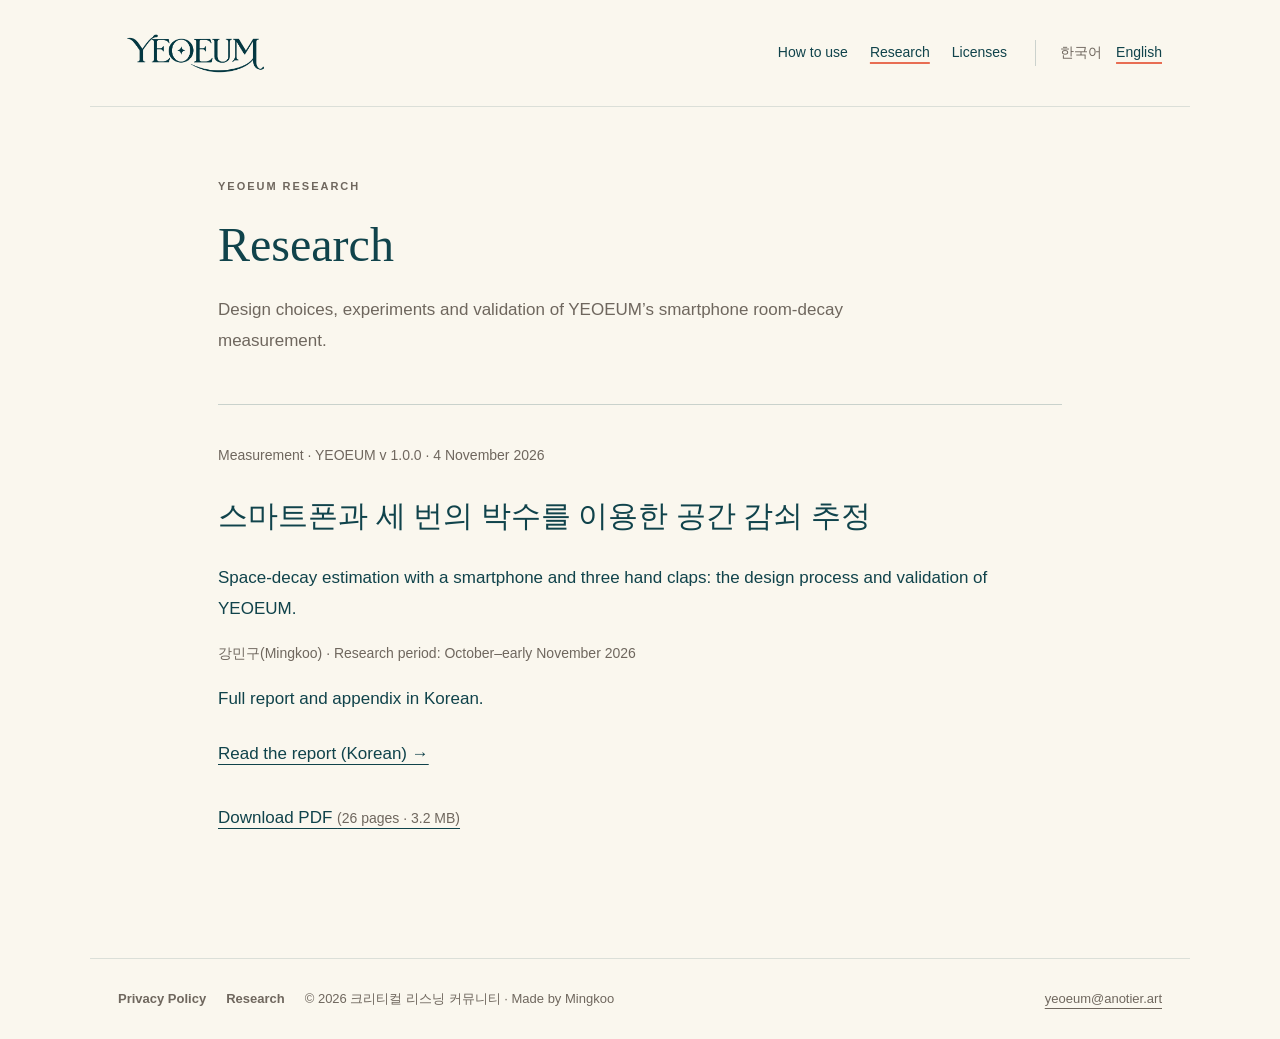
<file: research/index.en.html>
<!doctype html><html lang="en"><head><meta charset="utf-8"><meta name="viewport" content="width=device-width,initial-scale=1"><title>Research — YEOEUM</title><meta name="description" content="Research on smartphone room-decay measurement with YEOEUM. Full report in Korean."><link rel="canonical" href="https://yeoeum.anotier.art/research/index.en.html"><meta property="og:type" content="website"><meta property="og:title" content="Research — YEOEUM"><meta property="og:url" content="https://yeoeum.anotier.art/research/index.en.html"><link rel="stylesheet" href="../styles.css?v=20261104-research"><link rel="stylesheet" href="research.css?v=1"></head><body><a class="skip" href="#main">Skip to content</a><header><a class="brand" href="../index.en.html" aria-label="YEOEUM home"><img src="../assets/wordmark.png" alt="YEOEUM" width="150" height="50"></a><div class="header-nav"><nav aria-label="Main navigation"><a href="../support.en.html">How to use</a><a href="index.en.html" aria-current="page">Research</a><a href="../licenses.en.html">Licenses</a></nav><nav class="languages" aria-label="Language"><a href="index.html" lang="ko">한국어</a><a href="index.en.html" lang="en" aria-current="page">English</a></nav></div></header><main id="main" class="research-list"><p class="eyebrow">YEOEUM RESEARCH</p><h1>Research</h1><p class="research-intro">Design choices, experiments and validation of YEOEUM’s smartphone room-decay measurement.</p><article class="research-entry"><p class="entry-meta">Measurement · YEOEUM v 1.0.0 · 4 November 2026</p><h2><a href="measurement-1.0.0.html" lang="ko">스마트폰과 세 번의 박수를 이용한 공간 감쇠 추정</a></h2><p>Space-decay estimation with a smartphone and three hand claps: the design process and validation of YEOEUM.</p><p class="entry-meta">강민구(Mingkoo) · Research period: October–early November 2026</p><p>Full report and appendix in Korean.</p><a class="read-report" href="measurement-1.0.0.html" lang="ko">Read the report (Korean) →</a><p class="report-download"><a class="read-report" href="YEOEUM-v1.0.0-report.pdf" download>Download PDF <span class="entry-meta">(26 pages · 3.2 MB)</span></a></p></article></main><footer><div><a href="../privacy.en.html">Privacy Policy</a><a href="index.en.html">Research</a><span>© 2026 크리티컬 리스닝 커뮤니티 · Made by Mingkoo</span></div><a href="mailto:yeoeum@anotier.art">yeoeum@anotier.art</a></footer></body></html>
</file>
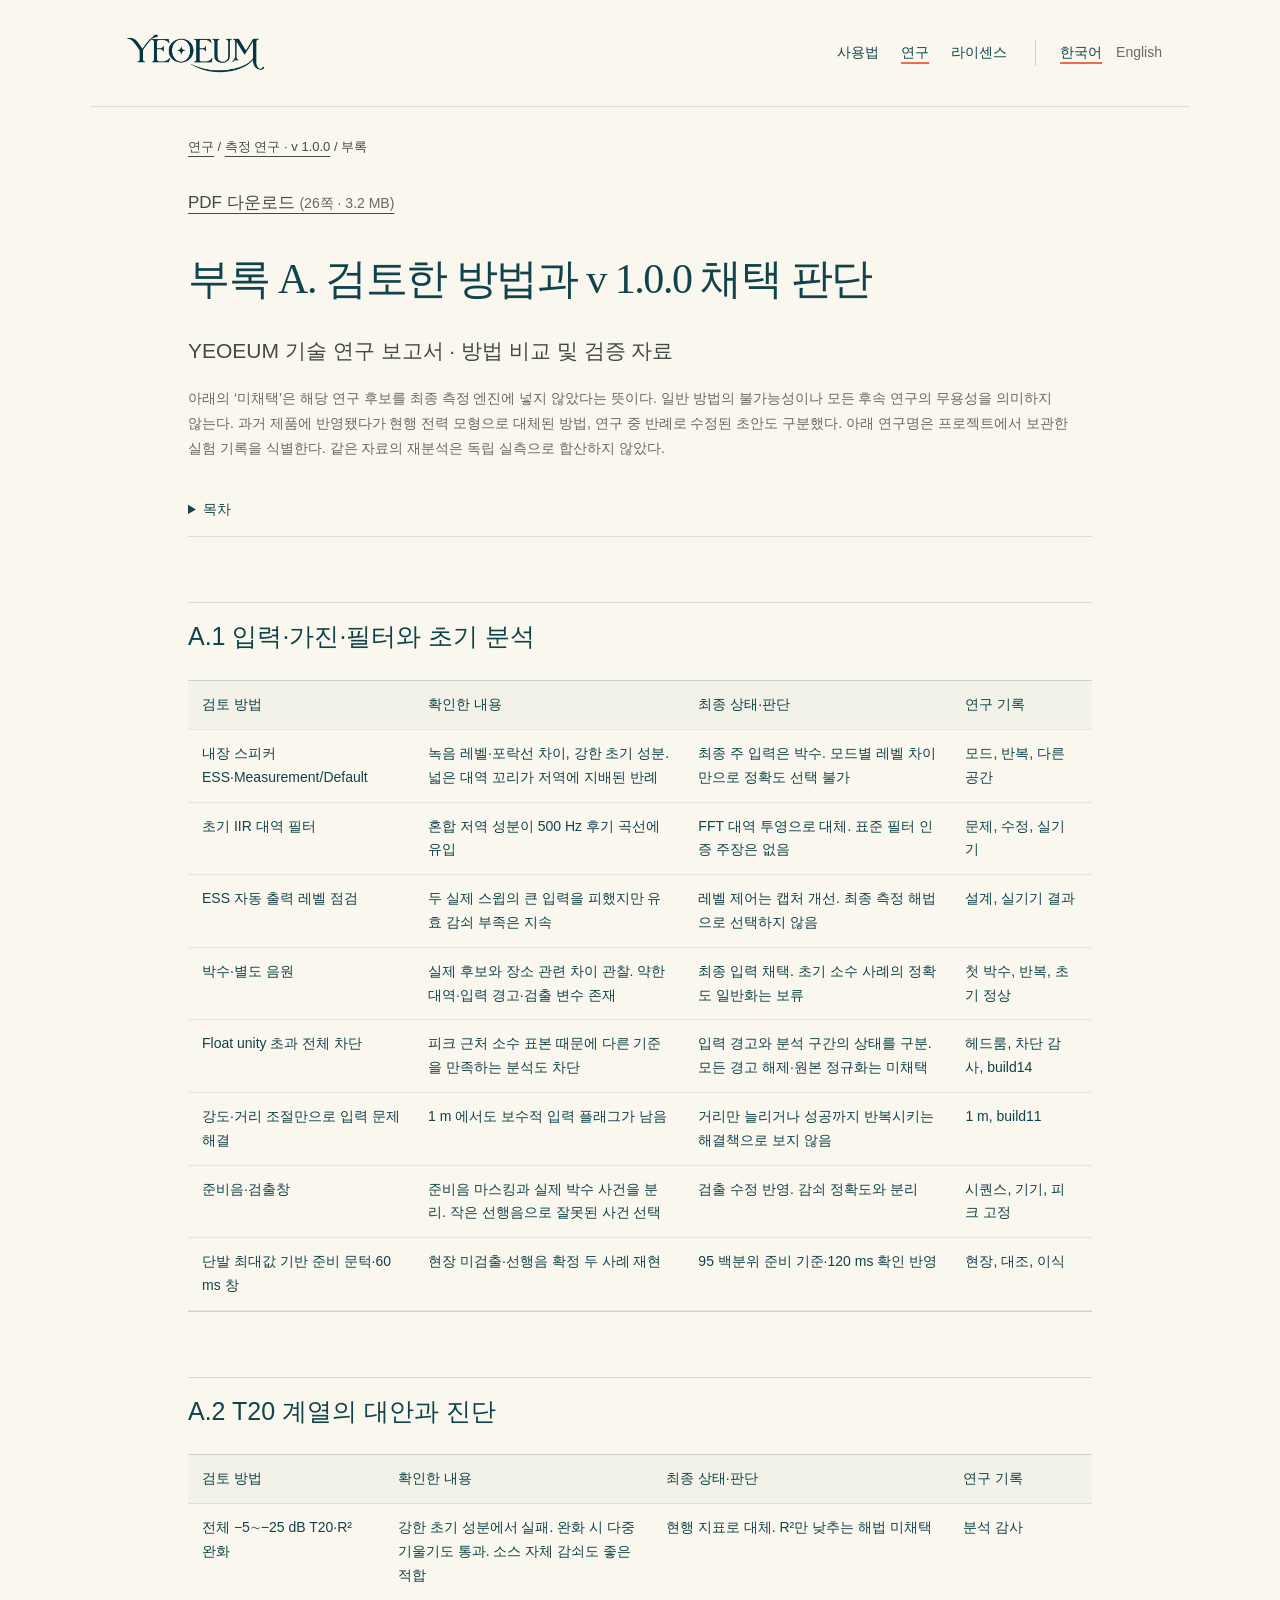
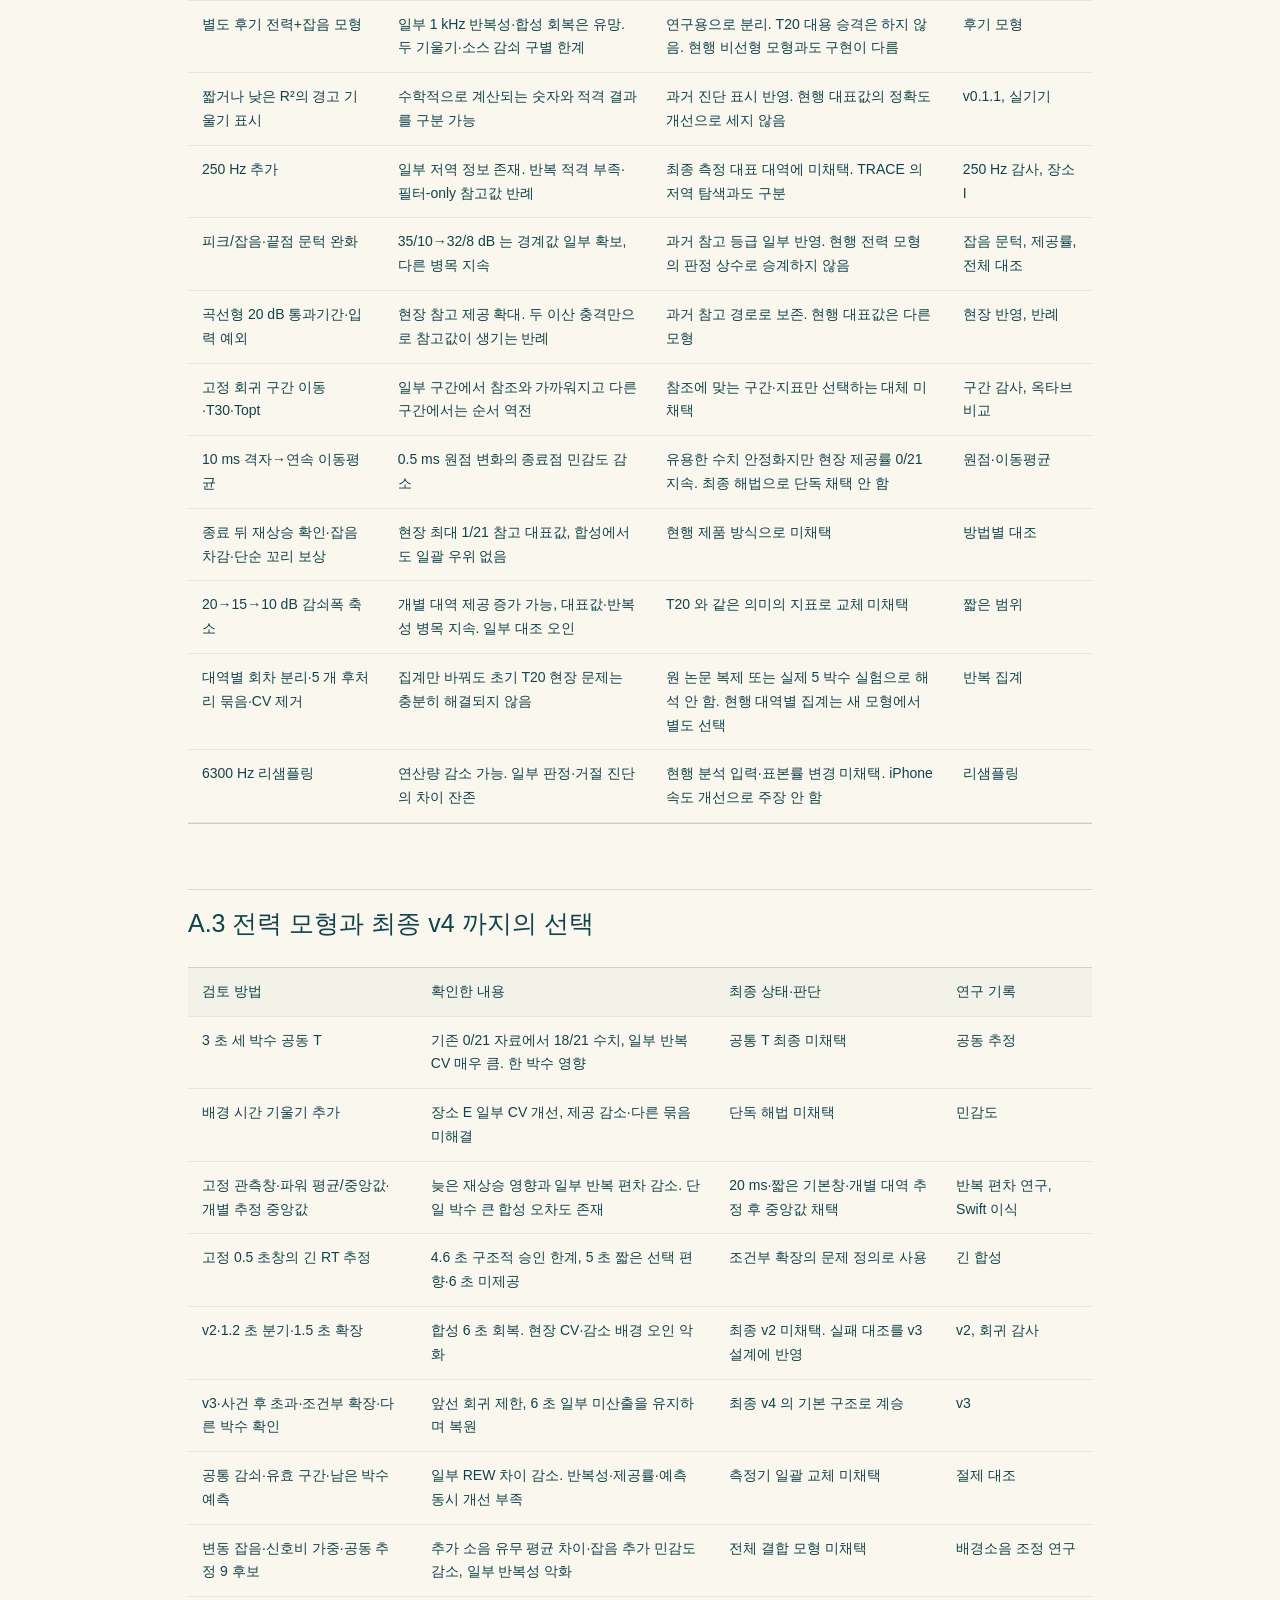
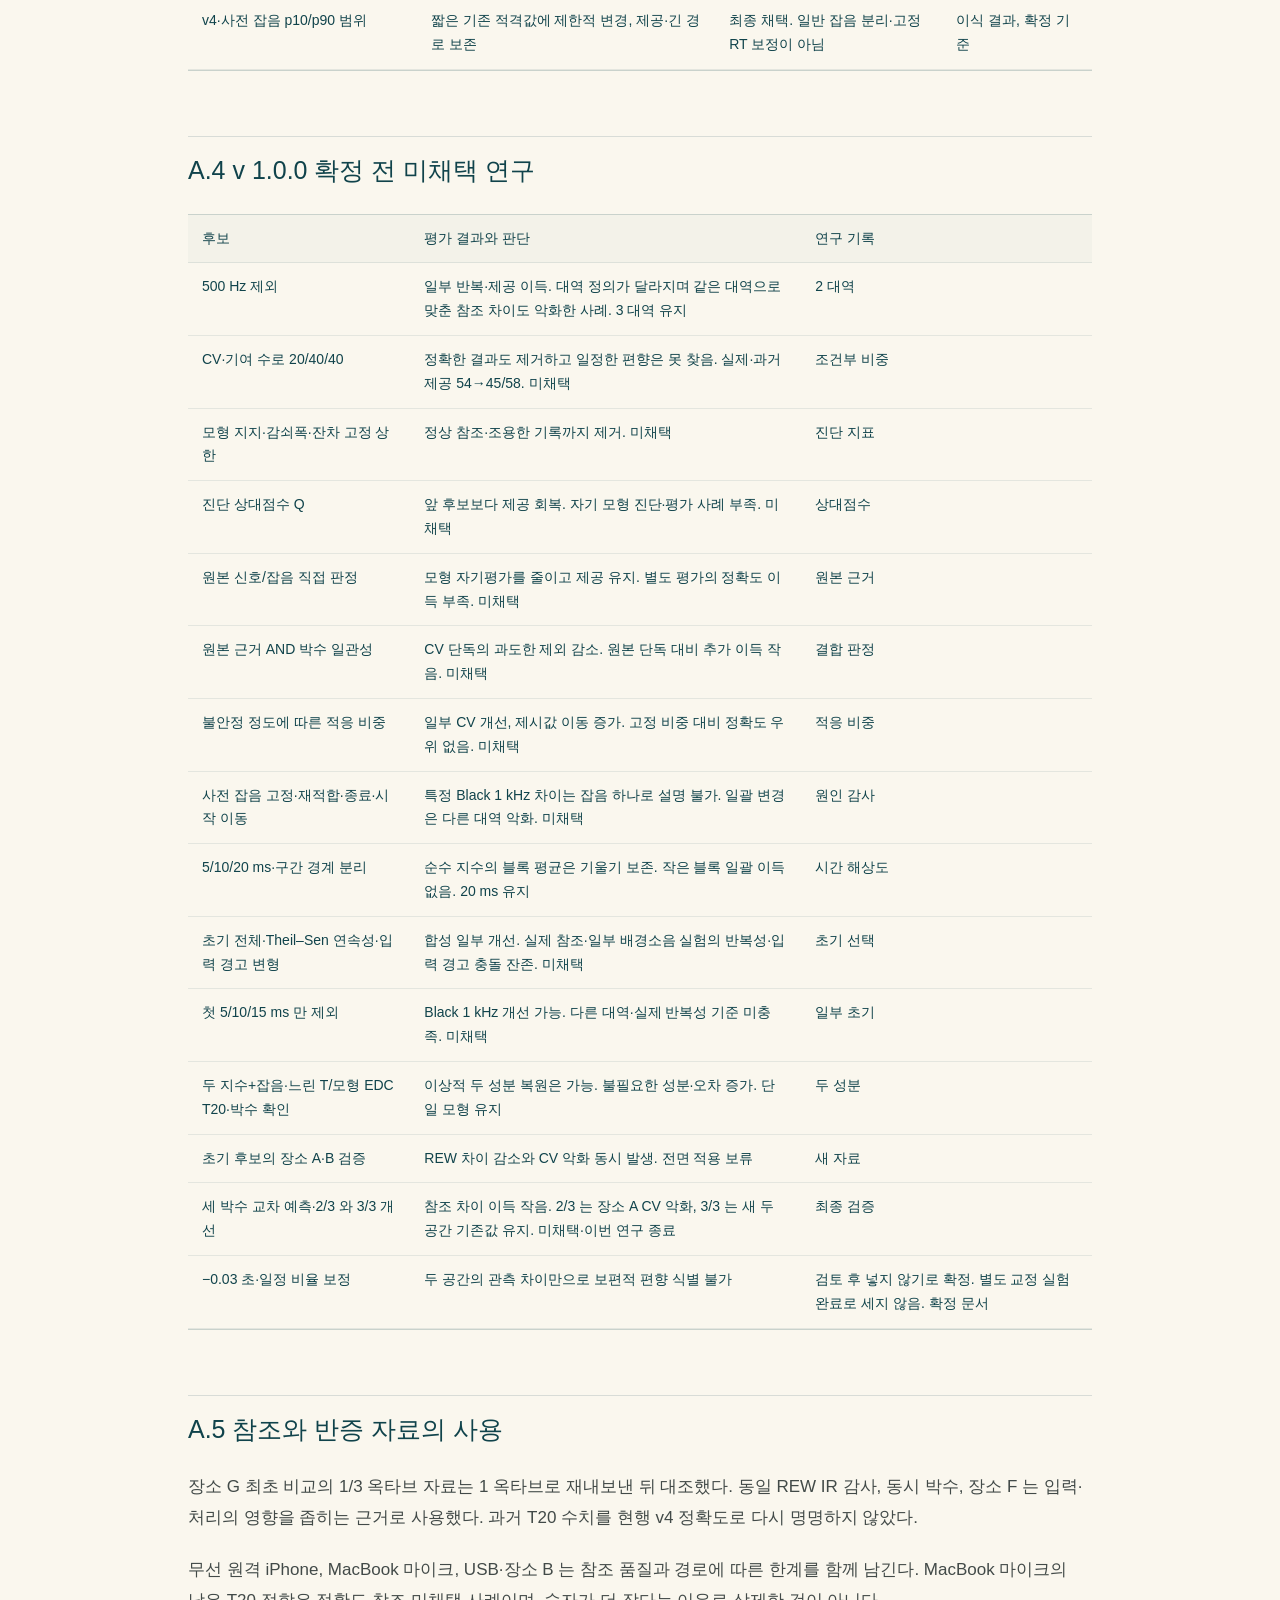
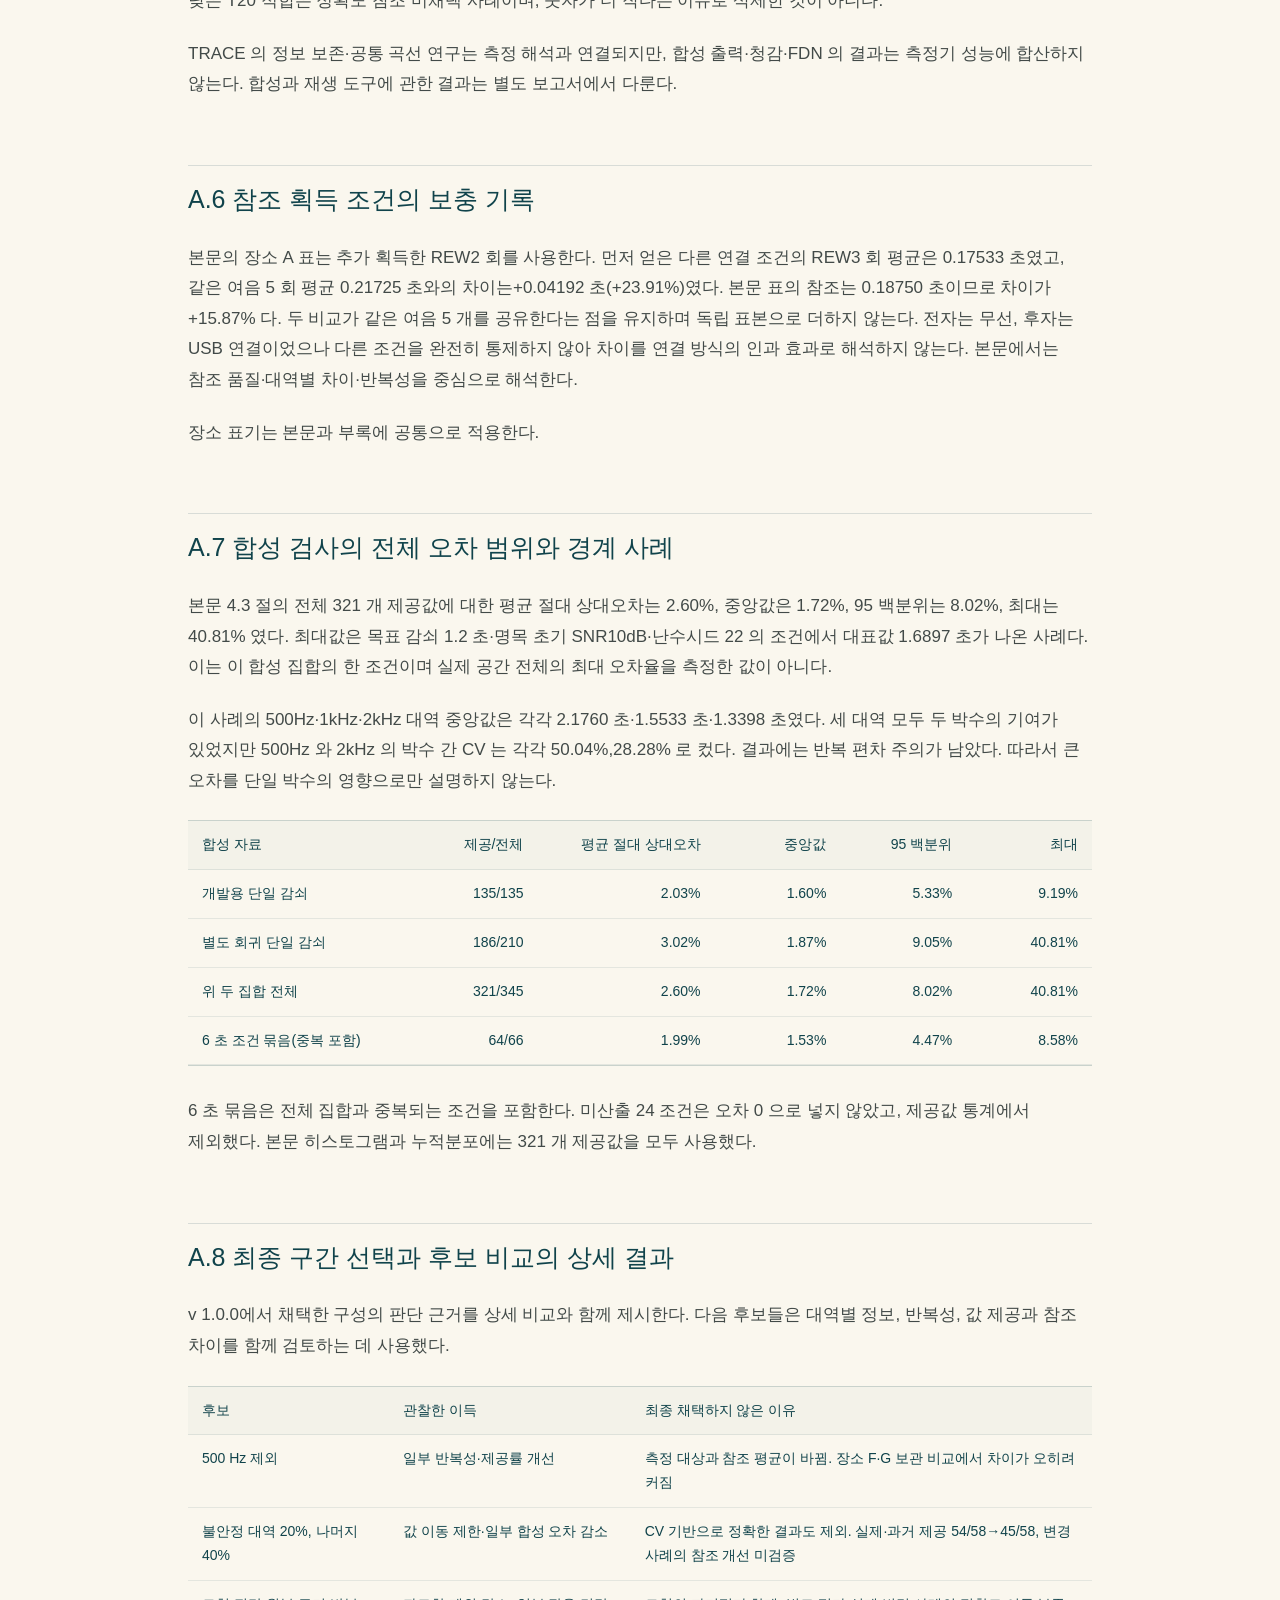
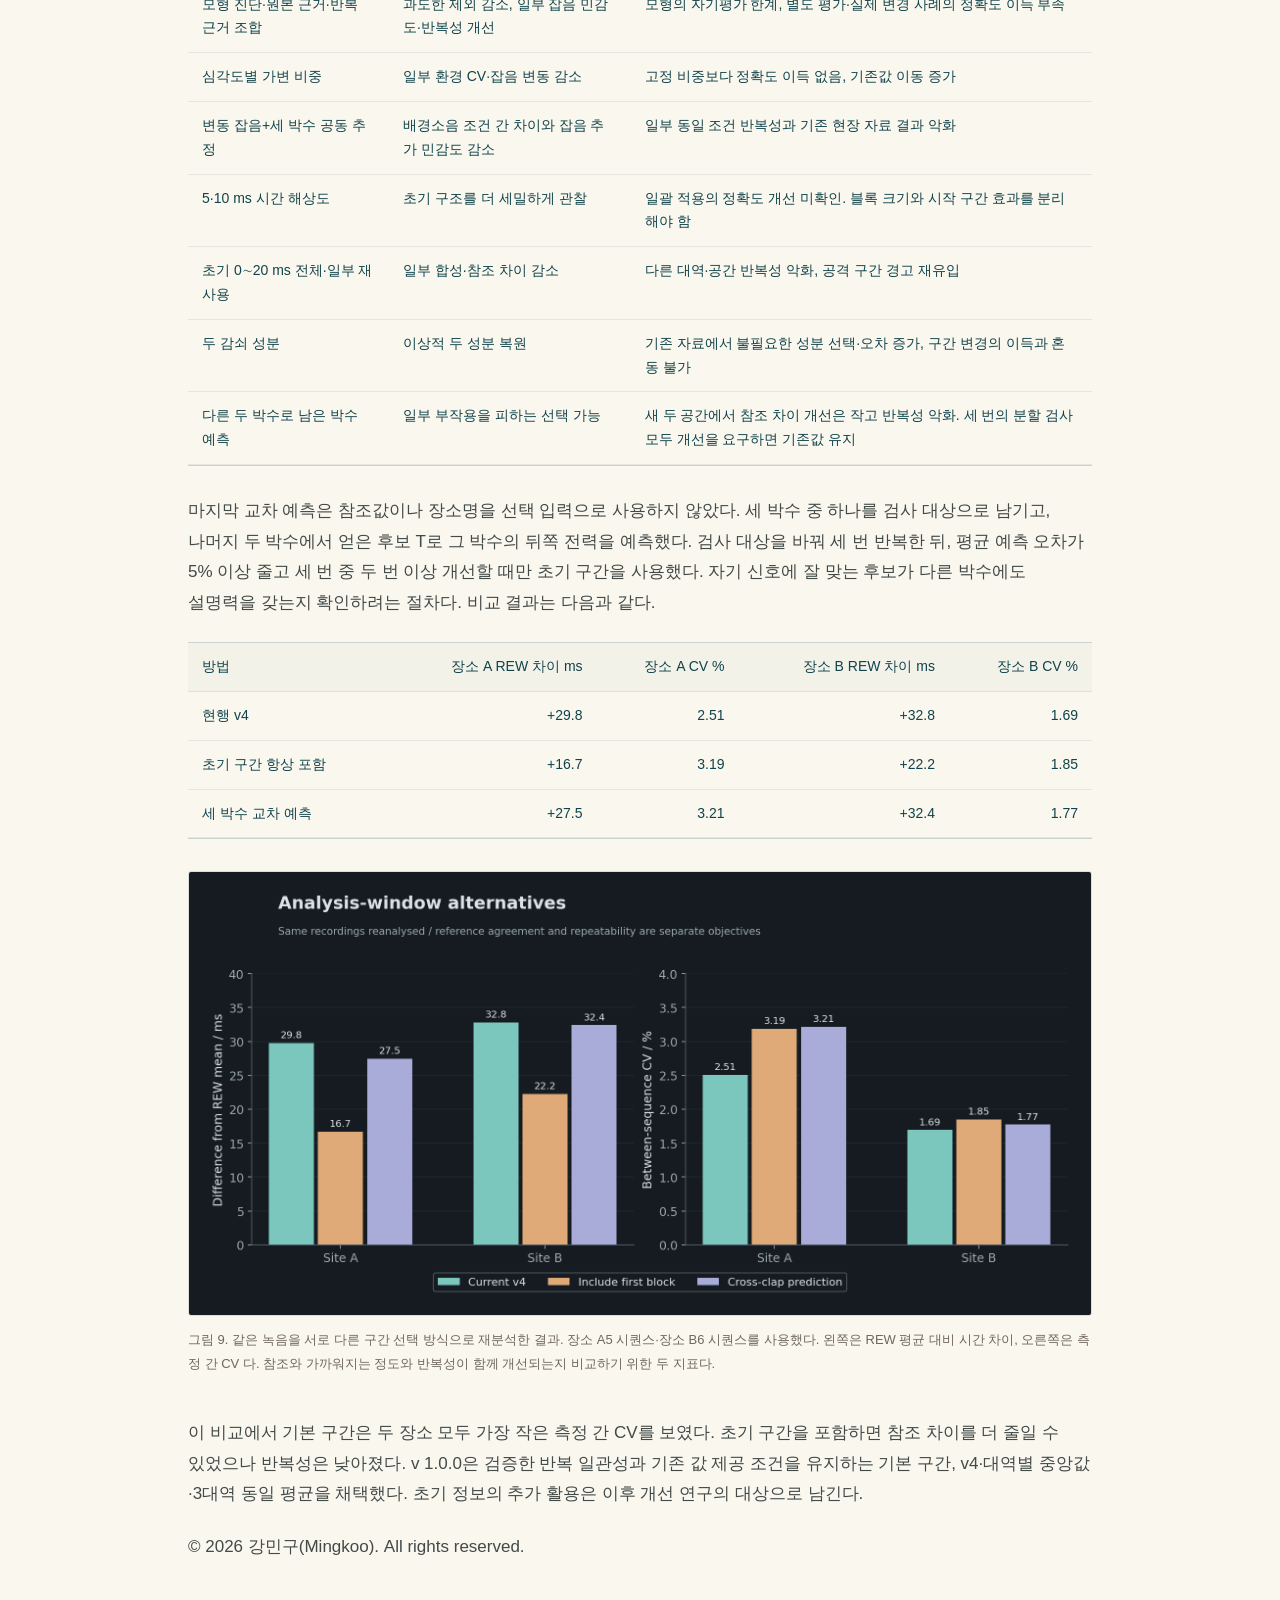
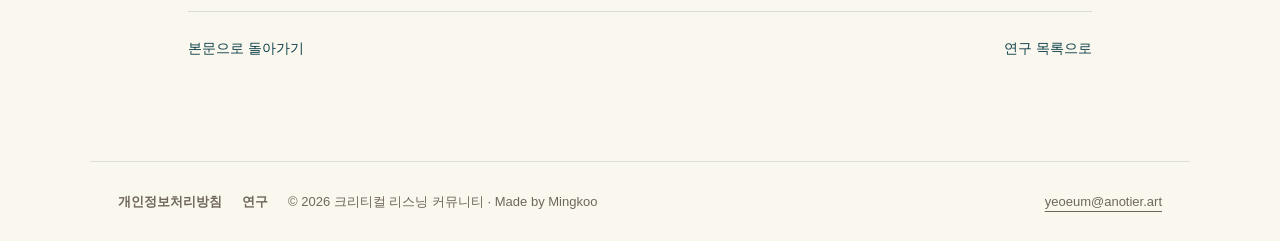
<file: research/measurement-1.0.0-appendix.html>
<!doctype html><html lang="ko"><head><meta charset="utf-8"><meta name="viewport" content="width=device-width,initial-scale=1"><title>스마트폰과 세 번의 박수를 이용한 공간 감쇠 추정 — 부록 — YEOEUM</title><meta name="description" content="강민구(Mingkoo)의 YEOEUM 측정 연구. 스마트폰과 세 번의 박수를 이용한 공간 감쇠 추정의 설계 과정과 검증 결과."><link rel="canonical" href="https://yeoeum.anotier.art/research/measurement-1.0.0-appendix.html"><meta property="og:type" content="article"><meta property="og:title" content="스마트폰과 세 번의 박수를 이용한 공간 감쇠 추정 — 부록 — YEOEUM"><meta property="og:url" content="https://yeoeum.anotier.art/research/measurement-1.0.0-appendix.html"><meta name="author" content="강민구(Mingkoo)"><link rel="stylesheet" href="../styles.css?v=20261104-research"><link rel="stylesheet" href="research.css?v=1"><link rel="stylesheet" href="math/katex.min.css"></head><body><a class="skip" href="#main">본문으로</a><header><a class="brand" href="../index.html" aria-label="YEOEUM 홈"><img src="../assets/wordmark.png" alt="YEOEUM" width="150" height="50"></a><div class="header-nav"><nav aria-label="주 메뉴"><a href="../support.html">사용법</a><a href="index.html" aria-current="page">연구</a><a href="../licenses.html">라이센스</a></nav><nav class="languages" aria-label="Language"><a href="index.html" lang="ko" aria-current="page">한국어</a><a href="index.en.html" lang="en">English</a></nav></div></header><main id="main" class="report"><p class="breadcrumb"><a href="index.html">연구</a> / <a href="measurement-1.0.0.html">측정 연구 · v 1.0.0</a> / 부록</p><p class="report-download"><a class="read-report" href="YEOEUM-v1.0.0-report.pdf" download>PDF 다운로드 <span class="entry-meta">(26쪽 · 3.2 MB)</span></a></p><article><h1 id="부록-a-검토한-방법과-v-100-채택-판단">부록 A. 검토한 방법과 v 1.0.0 채택 판단</h1>
<p>YEOEUM 기술 연구 보고서 · 방법 비교 및 검증 자료</p>
<p>아래의 ‘미채택’은 해당 연구 후보를 최종 측정 엔진에 넣지 않았다는 뜻이다. 일반 방법의 불가능성이나 모든 후속 연구의 무용성을 의미하지 않는다. 과거 제품에 반영됐다가 현행 전력 모형으로 대체된 방법, 연구 중 반례로 수정된 초안도 구분했다. 아래 연구명은 프로젝트에서 보관한 실험 기록을 식별한다. 같은 자료의 재분석은 독립 실측으로 합산하지 않았다.</p>
<details class="report-toc"><summary>목차</summary><nav aria-label="보고서 목차"><ol role="list" style="list-style:none;padding-left:0"><li><a href="#a1-입력가진필터와-초기-분석">A.1 입력·가진·필터와 초기 분석</a></li><li><a href="#a2-t20-계열의-대안과-진단">A.2 T20 계열의 대안과 진단</a></li><li><a href="#a3-전력-모형과-최종-v4-까지의-선택">A.3 전력 모형과 최종 v4 까지의 선택</a></li><li><a href="#a4-v-100-확정-전-미채택-연구">A.4 v 1.0.0 확정 전 미채택 연구</a></li><li><a href="#a5-참조와-반증-자료의-사용">A.5 참조와 반증 자료의 사용</a></li><li><a href="#a6-참조-획득-조건의-보충-기록">A.6 참조 획득 조건의 보충 기록</a></li><li><a href="#a7-합성-검사의-전체-오차-범위와-경계-사례">A.7 합성 검사의 전체 오차 범위와 경계 사례</a></li><li><a href="#a8-최종-구간-선택과-후보-비교의-상세-결과">A.8 최종 구간 선택과 후보 비교의 상세 결과</a></li></ol></nav></details><h2 id="a1-입력가진필터와-초기-분석">A.1 입력·가진·필터와 초기 분석</h2>
<div class="table-scroll" role="region" aria-label="표 — 가로로 스크롤할 수 있습니다" tabindex="0"><table>
<thead>
<tr>
<th>검토 방법</th>
<th>확인한 내용</th>
<th>최종 상태·판단</th>
<th>연구 기록</th>
</tr>
</thead>
<tbody>
<tr>
<td>내장 스피커 ESS·Measurement/Default</td>
<td>녹음 레벨·포락선 차이, 강한 초기 성분. 넓은 대역 꼬리가 저역에 지배된 반례</td>
<td>최종 주 입력은 박수. 모드별 레벨 차이만으로 정확도 선택 불가</td>
<td>모드, 반복, 다른 공간</td>
</tr>
<tr>
<td>초기 IIR 대역 필터</td>
<td>혼합 저역 성분이 500 Hz 후기 곡선에 유입</td>
<td>FFT 대역 투영으로 대체. 표준 필터 인증 주장은 없음</td>
<td>문제, 수정, 실기기</td>
</tr>
<tr>
<td>ESS 자동 출력 레벨 점검</td>
<td>두 실제 스윕의 큰 입력을 피했지만 유효 감쇠 부족은 지속</td>
<td>레벨 제어는 캡처 개선. 최종 측정 해법으로 선택하지 않음</td>
<td>설계, 실기기 결과</td>
</tr>
<tr>
<td>박수·별도 음원</td>
<td>실제 후보와 장소 관련 차이 관찰. 약한 대역·입력 경고·검출 변수 존재</td>
<td>최종 입력 채택. 초기 소수 사례의 정확도 일반화는 보류</td>
<td>첫 박수, 반복, 초기 정상</td>
</tr>
<tr>
<td>Float unity 초과 전체 차단</td>
<td>피크 근처 소수 표본 때문에 다른 기준을 만족하는 분석도 차단</td>
<td>입력 경고와 분석 구간의 상태를 구분. 모든 경고 해제·원본 정규화는 미채택</td>
<td>헤드룸, 차단 감사, build14</td>
</tr>
<tr>
<td>강도·거리 조절만으로 입력 문제 해결</td>
<td>1 m 에서도 보수적 입력 플래그가 남음</td>
<td>거리만 늘리거나 성공까지 반복시키는 해결책으로 보지 않음</td>
<td>1 m, build11</td>
</tr>
<tr>
<td>준비음·검출창</td>
<td>준비음 마스킹과 실제 박수 사건을 분리. 작은 선행음으로 잘못된 사건 선택</td>
<td>검출 수정 반영. 감쇠 정확도와 분리</td>
<td>시퀀스, 기기, 피크 고정</td>
</tr>
<tr>
<td>단발 최대값 기반 준비 문턱·60 ms 창</td>
<td>현장 미검출·선행음 확정 두 사례 재현</td>
<td>95 백분위 준비 기준·120 ms 확인 반영</td>
<td>현장, 대조, 이식</td>
</tr>
</tbody>
</table></div>
<h2 id="a2-t20-계열의-대안과-진단">A.2 T20 계열의 대안과 진단</h2>
<div class="table-scroll" role="region" aria-label="표 — 가로로 스크롤할 수 있습니다" tabindex="0"><table>
<thead>
<tr>
<th>검토 방법</th>
<th>확인한 내용</th>
<th>최종 상태·판단</th>
<th>연구 기록</th>
</tr>
</thead>
<tbody>
<tr>
<td>전체 −5∼−25 dB T20·R² 완화</td>
<td>강한 초기 성분에서 실패. 완화 시 다중 기울기도 통과. 소스 자체 감쇠도 좋은 적합</td>
<td>현행 지표로 대체. R²만 낮추는 해법 미채택</td>
<td>분석 감사</td>
</tr>
<tr>
<td>별도 후기 전력+잡음 모형</td>
<td>일부 1 kHz 반복성·합성 회복은 유망. 두 기울기·소스 감쇠 구별 한계</td>
<td>연구용으로 분리. T20 대용 승격은 하지 않음. 현행 비선형 모형과도 구현이 다름</td>
<td>후기 모형</td>
</tr>
<tr>
<td>짧거나 낮은 R²의 경고 기울기 표시</td>
<td>수학적으로 계산되는 숫자와 적격 결과를 구분 가능</td>
<td>과거 진단 표시 반영. 현행 대표값의 정확도 개선으로 세지 않음</td>
<td>v0.1.1, 실기기</td>
</tr>
<tr>
<td>250 Hz 추가</td>
<td>일부 저역 정보 존재. 반복 적격 부족·필터-only 참고값 반례</td>
<td>최종 측정 대표 대역에 미채택. TRACE 의 저역 탐색과도 구분</td>
<td>250 Hz 감사, 장소 I</td>
</tr>
<tr>
<td>피크/잡음·끝점 문턱 완화</td>
<td>35/10→32/8 dB 는 경계값 일부 확보, 다른 병목 지속</td>
<td>과거 참고 등급 일부 반영. 현행 전력 모형의 판정 상수로 승계하지 않음</td>
<td>잡음 문턱, 제공률, 전체 대조</td>
</tr>
<tr>
<td>곡선형 20 dB 통과기간·입력 예외</td>
<td>현장 참고 제공 확대. 두 이산 충격만으로 참고값이 생기는 반례</td>
<td>과거 참고 경로로 보존. 현행 대표값은 다른 모형</td>
<td>현장 반영, 반례</td>
</tr>
<tr>
<td>고정 회귀 구간 이동·T30·Topt</td>
<td>일부 구간에서 참조와 가까워지고 다른 구간에서는 순서 역전</td>
<td>참조에 맞는 구간·지표만 선택하는 대체 미채택</td>
<td>구간 감사, 옥타브 비교</td>
</tr>
<tr>
<td>10 ms 격자→연속 이동평균</td>
<td>0.5 ms 원점 변화의 종료점 민감도 감소</td>
<td>유용한 수치 안정화지만 현장 제공률 0/21 지속. 최종 해법으로 단독 채택 안 함</td>
<td>원점·이동평균</td>
</tr>
<tr>
<td>종료 뒤 재상승 확인·잡음 차감·단순 꼬리 보상</td>
<td>현장 최대 1/21 참고 대표값, 합성에서도 일괄 우위 없음</td>
<td>현행 제품 방식으로 미채택</td>
<td>방법별 대조</td>
</tr>
<tr>
<td>20→15→10 dB 감쇠폭 축소</td>
<td>개별 대역 제공 증가 가능, 대표값·반복성 병목 지속. 일부 대조 오인</td>
<td>T20 와 같은 의미의 지표로 교체 미채택</td>
<td>짧은 범위</td>
</tr>
<tr>
<td>대역별 회차 분리·5 개 후처리 묶음·CV 제거</td>
<td>집계만 바꿔도 초기 T20 현장 문제는 충분히 해결되지 않음</td>
<td>원 논문 복제 또는 실제 5 박수 실험으로 해석 안 함. 현행 대역별 집계는 새 모형에서 별도 선택</td>
<td>반복 집계</td>
</tr>
<tr>
<td>6300 Hz 리샘플링</td>
<td>연산량 감소 가능. 일부 판정·거절 진단의 차이 잔존</td>
<td>현행 분석 입력·표본률 변경 미채택. iPhone 속도 개선으로 주장 안 함</td>
<td>리샘플링</td>
</tr>
</tbody>
</table></div>
<h2 id="a3-전력-모형과-최종-v4-까지의-선택">A.3 전력 모형과 최종 v4 까지의 선택</h2>
<div class="table-scroll" role="region" aria-label="표 — 가로로 스크롤할 수 있습니다" tabindex="0"><table>
<thead>
<tr>
<th>검토 방법</th>
<th>확인한 내용</th>
<th>최종 상태·판단</th>
<th>연구 기록</th>
</tr>
</thead>
<tbody>
<tr>
<td>3 초 세 박수 공동 T</td>
<td>기존 0/21 자료에서 18/21 수치, 일부 반복 CV 매우 큼. 한 박수 영향</td>
<td>공통 T 최종 미채택</td>
<td>공동 추정</td>
</tr>
<tr>
<td>배경 시간 기울기 추가</td>
<td>장소 E 일부 CV 개선, 제공 감소·다른 묶음 미해결</td>
<td>단독 해법 미채택</td>
<td>민감도</td>
</tr>
<tr>
<td>고정 관측창·파워 평균/중앙값·개별 추정 중앙값</td>
<td>늦은 재상승 영향과 일부 반복 편차 감소. 단일 박수 큰 합성 오차도 존재</td>
<td>20 ms·짧은 기본창·개별 대역 추정 후 중앙값 채택</td>
<td>반복 편차 연구, Swift 이식</td>
</tr>
<tr>
<td>고정 0.5 초창의 긴 RT 추정</td>
<td>4.6 초 구조적 승인 한계, 5 초 짧은 선택 편향·6 초 미제공</td>
<td>조건부 확장의 문제 정의로 사용</td>
<td>긴 합성</td>
</tr>
<tr>
<td>v2·1.2 초 분기·1.5 초 확장</td>
<td>합성 6 초 회복. 현장 CV·감소 배경 오인 악화</td>
<td>최종 v2 미채택. 실패 대조를 v3 설계에 반영</td>
<td>v2, 회귀 감사</td>
</tr>
<tr>
<td>v3·사건 후 초과·조건부 확장·다른 박수 확인</td>
<td>앞선 회귀 제한, 6 초 일부 미산출을 유지하며 복원</td>
<td>최종 v4 의 기본 구조로 계승</td>
<td>v3</td>
</tr>
<tr>
<td>공통 감쇠·유효 구간·남은 박수 예측</td>
<td>일부 REW 차이 감소. 반복성·제공률·예측 동시 개선 부족</td>
<td>측정기 일괄 교체 미채택</td>
<td>절제 대조</td>
</tr>
<tr>
<td>변동 잡음·신호비 가중·공동 추정 9 후보</td>
<td>추가 소음 유무 평균 차이·잡음 추가 민감도 감소, 일부 반복성 악화</td>
<td>전체 결합 모형 미채택</td>
<td>배경소음 조정 연구</td>
</tr>
<tr>
<td>v4·사전 잡음 p10/p90 범위</td>
<td>짧은 기존 적격값에 제한적 변경, 제공·긴 경로 보존</td>
<td>최종 채택. 일반 잡음 분리·고정 RT 보정이 아님</td>
<td>이식 결과, 확정 기준</td>
</tr>
</tbody>
</table></div>
<h2 id="a4-v-100-확정-전-미채택-연구">A.4 v 1.0.0 확정 전 미채택 연구</h2>
<div class="table-scroll" role="region" aria-label="표 — 가로로 스크롤할 수 있습니다" tabindex="0"><table>
<thead>
<tr>
<th>후보</th>
<th>평가 결과와 판단</th>
<th>연구 기록</th>
</tr>
</thead>
<tbody>
<tr>
<td>500 Hz 제외</td>
<td>일부 반복·제공 이득. 대역 정의가 달라지며 같은 대역으로 맞춘 참조 차이도 악화한 사례. 3 대역 유지</td>
<td>2 대역</td>
</tr>
<tr>
<td>CV·기여 수로 20/40/40</td>
<td>정확한 결과도 제거하고 일정한 편향은 못 찾음. 실제·과거 제공 54→45/58. 미채택</td>
<td>조건부 비중</td>
</tr>
<tr>
<td>모형 지지·감쇠폭·잔차 고정 상한</td>
<td>정상 참조·조용한 기록까지 제거. 미채택</td>
<td>진단 지표</td>
</tr>
<tr>
<td>진단 상대점수 Q</td>
<td>앞 후보보다 제공 회복. 자기 모형 진단·평가 사례 부족. 미채택</td>
<td>상대점수</td>
</tr>
<tr>
<td>원본 신호/잡음 직접 판정</td>
<td>모형 자기평가를 줄이고 제공 유지. 별도 평가의 정확도 이득 부족. 미채택</td>
<td>원본 근거</td>
</tr>
<tr>
<td>원본 근거 AND 박수 일관성</td>
<td>CV 단독의 과도한 제외 감소. 원본 단독 대비 추가 이득 작음. 미채택</td>
<td>결합 판정</td>
</tr>
<tr>
<td>불안정 정도에 따른 적응 비중</td>
<td>일부 CV 개선, 제시값 이동 증가. 고정 비중 대비 정확도 우위 없음. 미채택</td>
<td>적응 비중</td>
</tr>
<tr>
<td>사전 잡음 고정·재적합·종료·시작 이동</td>
<td>특정 Black 1 kHz 차이는 잡음 하나로 설명 불가. 일괄 변경은 다른 대역 악화. 미채택</td>
<td>원인 감사</td>
</tr>
<tr>
<td>5/10/20 ms·구간 경계 분리</td>
<td>순수 지수의 블록 평균은 기울기 보존. 작은 블록 일괄 이득 없음. 20 ms 유지</td>
<td>시간 해상도</td>
</tr>
<tr>
<td>초기 전체·Theil–Sen 연속성·입력 경고 변형</td>
<td>합성 일부 개선. 실제 참조·일부 배경소음 실험의 반복성·입력 경고 충돌 잔존. 미채택</td>
<td>초기 선택</td>
</tr>
<tr>
<td>첫 5/10/15 ms 만 제외</td>
<td>Black 1 kHz 개선 가능. 다른 대역·실제 반복성 기준 미충족. 미채택</td>
<td>일부 초기</td>
</tr>
<tr>
<td>두 지수+잡음·느린 T/모형 EDC T20·박수 확인</td>
<td>이상적 두 성분 복원은 가능. 불필요한 성분·오차 증가. 단일 모형 유지</td>
<td>두 성분</td>
</tr>
<tr>
<td>초기 후보의 장소 A·B 검증</td>
<td>REW 차이 감소와 CV 악화 동시 발생. 전면 적용 보류</td>
<td>새 자료</td>
</tr>
<tr>
<td>세 박수 교차 예측·2/3 와 3/3 개선</td>
<td>참조 차이 이득 작음. 2/3 는 장소 A CV 악화, 3/3 는 새 두 공간 기존값 유지. 미채택·이번 연구 종료</td>
<td>최종 검증</td>
</tr>
<tr>
<td>−0.03 초·일정 비율 보정</td>
<td>두 공간의 관측 차이만으로 보편적 편향 식별 불가</td>
<td>검토 후 넣지 않기로 확정. 별도 교정 실험 완료로 세지 않음. 확정 문서</td>
</tr>
</tbody>
</table></div>
<h2 id="a5-참조와-반증-자료의-사용">A.5 참조와 반증 자료의 사용</h2>
<p>장소 G 최초 비교의 1/3 옥타브 자료는 1 옥타브로 재내보낸 뒤 대조했다. 동일 REW IR 감사, 동시 박수, 장소 F 는 입력·처리의 영향을 좁히는 근거로 사용했다. 과거 T20 수치를 현행 v4 정확도로 다시 명명하지 않았다.</p>
<p>무선 원격 iPhone, MacBook 마이크, USB·장소 B 는 참조 품질과 경로에 따른 한계를 함께 남긴다. MacBook 마이크의 낮은 T20 적합은 정확도 참조 미채택 사례이며, 숫자가 더 작다는 이유로 삭제한 것이 아니다.</p>
<p>TRACE 의 정보 보존·공통 곡선 연구는 측정 해석과 연결되지만, 합성 출력·청감·FDN 의 결과는 측정기 성능에 합산하지 않는다. 합성과 재생 도구에 관한 결과는 별도 보고서에서 다룬다.</p>
<h2 id="a6-참조-획득-조건의-보충-기록">A.6 참조 획득 조건의 보충 기록</h2>
<p>본문의 장소 A 표는 추가 획득한 REW2 회를 사용한다. 먼저 얻은 다른 연결 조건의 REW3 회 평균은 0.17533 초였고, 같은 여음 5 회 평균 0.21725 초와의 차이는+0.04192 초(+23.91%)였다. 본문 표의 참조는 0.18750 초이므로 차이가+15.87% 다. 두 비교가 같은 여음 5 개를 공유한다는 점을 유지하며 독립 표본으로 더하지 않는다. 전자는 무선, 후자는 USB 연결이었으나 다른 조건을 완전히 통제하지 않아 차이를 연결 방식의 인과 효과로 해석하지 않는다. 본문에서는 참조 품질·대역별 차이·반복성을 중심으로 해석한다.</p>
<p>장소 표기는 본문과 부록에 공통으로 적용한다.</p>
<h2 id="a7-합성-검사의-전체-오차-범위와-경계-사례">A.7 합성 검사의 전체 오차 범위와 경계 사례</h2>
<p>본문 4.3 절의 전체 321 개 제공값에 대한 평균 절대 상대오차는 2.60%, 중앙값은 1.72%, 95 백분위는 8.02%, 최대는 40.81% 였다. 최대값은 목표 감쇠 1.2 초·명목 초기 SNR10dB·난수시드 22 의 조건에서 대표값 1.6897 초가 나온 사례다. 이는 이 합성 집합의 한 조건이며 실제 공간 전체의 최대 오차율을 측정한 값이 아니다.</p>
<p>이 사례의 500Hz·1kHz·2kHz 대역 중앙값은 각각 2.1760 초·1.5533 초·1.3398 초였다. 세 대역 모두 두 박수의 기여가 있었지만 500Hz 와 2kHz 의 박수 간 CV 는 각각 50.04%,28.28% 로 컸다. 결과에는 반복 편차 주의가 남았다. 따라서 큰 오차를 단일 박수의 영향으로만 설명하지 않는다.</p>
<div class="table-scroll" role="region" aria-label="표 — 가로로 스크롤할 수 있습니다" tabindex="0"><table>
<thead>
<tr>
<th>합성 자료</th>
<th style="text-align:right">제공/전체</th>
<th style="text-align:right">평균 절대 상대오차</th>
<th style="text-align:right">중앙값</th>
<th style="text-align:right">95 백분위</th>
<th style="text-align:right">최대</th>
</tr>
</thead>
<tbody>
<tr>
<td>개발용 단일 감쇠</td>
<td style="text-align:right">135/135</td>
<td style="text-align:right">2.03%</td>
<td style="text-align:right">1.60%</td>
<td style="text-align:right">5.33%</td>
<td style="text-align:right">9.19%</td>
</tr>
<tr>
<td>별도 회귀 단일 감쇠</td>
<td style="text-align:right">186/210</td>
<td style="text-align:right">3.02%</td>
<td style="text-align:right">1.87%</td>
<td style="text-align:right">9.05%</td>
<td style="text-align:right">40.81%</td>
</tr>
<tr>
<td>위 두 집합 전체</td>
<td style="text-align:right">321/345</td>
<td style="text-align:right">2.60%</td>
<td style="text-align:right">1.72%</td>
<td style="text-align:right">8.02%</td>
<td style="text-align:right">40.81%</td>
</tr>
<tr>
<td>6 초 조건 묶음(중복 포함)</td>
<td style="text-align:right">64/66</td>
<td style="text-align:right">1.99%</td>
<td style="text-align:right">1.53%</td>
<td style="text-align:right">4.47%</td>
<td style="text-align:right">8.58%</td>
</tr>
</tbody>
</table></div>
<p>6 초 묶음은 전체 집합과 중복되는 조건을 포함한다. 미산출 24 조건은 오차 0 으로 넣지 않았고, 제공값 통계에서 제외했다. 본문 히스토그램과 누적분포에는 321 개 제공값을 모두 사용했다.</p>
<h2 id="a8-최종-구간-선택과-후보-비교의-상세-결과">A.8 최종 구간 선택과 후보 비교의 상세 결과</h2>
<p>v 1.0.0에서 채택한 구성의 판단 근거를 상세 비교와 함께 제시한다. 다음 후보들은 대역별 정보, 반복성, 값 제공과 참조 차이를 함께 검토하는 데 사용했다.</p>
<div class="table-scroll" role="region" aria-label="표 — 가로로 스크롤할 수 있습니다" tabindex="0"><table>
<thead>
<tr>
<th>후보</th>
<th>관찰한 이득</th>
<th>최종 채택하지 않은 이유</th>
</tr>
</thead>
<tbody>
<tr>
<td>500 Hz 제외</td>
<td>일부 반복성·제공률 개선</td>
<td>측정 대상과 참조 평균이 바뀜. 장소 F·G 보관 비교에서 차이가 오히려 커짐</td>
</tr>
<tr>
<td>불안정 대역 20%, 나머지 40%</td>
<td>값 이동 제한·일부 합성 오차 감소</td>
<td>CV 기반으로 정확한 결과도 제외. 실제·과거 제공 54/58→45/58, 변경 사례의 참조 개선 미검증</td>
</tr>
<tr>
<td>모형 진단·원본 근거·반복 근거 조합</td>
<td>과도한 제외 감소, 일부 잡음 민감도·반복성 개선</td>
<td>모형의 자기평가 한계, 별도 평가·실제 변경 사례의 정확도 이득 부족</td>
</tr>
<tr>
<td>심각도별 가변 비중</td>
<td>일부 환경 CV·잡음 변동 감소</td>
<td>고정 비중보다 정확도 이득 없음, 기존값 이동 증가</td>
</tr>
<tr>
<td>변동 잡음+세 박수 공동 추정</td>
<td>배경소음 조건 간 차이와 잡음 추가 민감도 감소</td>
<td>일부 동일 조건 반복성과 기존 현장 자료 결과 악화</td>
</tr>
<tr>
<td>5·10 ms 시간 해상도</td>
<td>초기 구조를 더 세밀하게 관찰</td>
<td>일괄 적용의 정확도 개선 미확인. 블록 크기와 시작 구간 효과를 분리해야 함</td>
</tr>
<tr>
<td>초기 0∼20 ms 전체·일부 재사용</td>
<td>일부 합성·참조 차이 감소</td>
<td>다른 대역·공간 반복성 악화, 공격 구간 경고 재유입</td>
</tr>
<tr>
<td>두 감쇠 성분</td>
<td>이상적 두 성분 복원</td>
<td>기존 자료에서 불필요한 성분 선택·오차 증가, 구간 변경의 이득과 혼동 불가</td>
</tr>
<tr>
<td>다른 두 박수로 남은 박수 예측</td>
<td>일부 부작용을 피하는 선택 가능</td>
<td>새 두 공간에서 참조 차이 개선은 작고 반복성 악화. 세 번의 분할 검사 모두 개선을 요구하면 기존값 유지</td>
</tr>
</tbody>
</table></div>
<p>마지막 교차 예측은 참조값이나 장소명을 선택 입력으로 사용하지 않았다. 세 박수 중 하나를 검사 대상으로 남기고, 나머지 두 박수에서 얻은 후보 T로 그 박수의 뒤쪽 전력을 예측했다. 검사 대상을 바꿔 세 번 반복한 뒤, 평균 예측 오차가 5% 이상 줄고 세 번 중 두 번 이상 개선할 때만 초기 구간을 사용했다. 자기 신호에 잘 맞는 후보가 다른 박수에도 설명력을 갖는지 확인하려는 절차다. 비교 결과는 다음과 같다.</p>
<div class="table-scroll" role="region" aria-label="표 — 가로로 스크롤할 수 있습니다" tabindex="0"><table>
<thead>
<tr>
<th>방법</th>
<th style="text-align:right">장소 A REW 차이 ms</th>
<th style="text-align:right">장소 A CV %</th>
<th style="text-align:right">장소 B REW 차이 ms</th>
<th style="text-align:right">장소 B CV %</th>
</tr>
</thead>
<tbody>
<tr>
<td>현행 v4</td>
<td style="text-align:right">+29.8</td>
<td style="text-align:right">2.51</td>
<td style="text-align:right">+32.8</td>
<td style="text-align:right">1.69</td>
</tr>
<tr>
<td>초기 구간 항상 포함</td>
<td style="text-align:right">+16.7</td>
<td style="text-align:right">3.19</td>
<td style="text-align:right">+22.2</td>
<td style="text-align:right">1.85</td>
</tr>
<tr>
<td>세 박수 교차 예측</td>
<td style="text-align:right">+27.5</td>
<td style="text-align:right">3.21</td>
<td style="text-align:right">+32.4</td>
<td style="text-align:right">1.77</td>
</tr>
</tbody>
</table></div>
<figure><a href="figures/window-tradeoff.png" target="_blank" rel="noopener" aria-label="참조 차이와 반복성의 교환 — 원본 크기로 보기"><img src="figures/window-tradeoff.png" alt="참조 차이와 반복성의 교환" loading="lazy" decoding="async"></a><figcaption>그림 9. 같은 녹음을 서로 다른 구간 선택 방식으로 재분석한 결과. 장소 A5 시퀀스·장소 B6 시퀀스를 사용했다. 왼쪽은 REW 평균 대비 시간 차이, 오른쪽은 측정 간 CV 다. 참조와 가까워지는 정도와 반복성이 함께 개선되는지 비교하기 위한 두 지표다.</figcaption></figure>
<p>이 비교에서 기본 구간은 두 장소 모두 가장 작은 측정 간 CV를 보였다. 초기 구간을 포함하면 참조 차이를 더 줄일 수 있었으나 반복성은 낮아졌다. v 1.0.0은 검증한 반복 일관성과 기존 값 제공 조건을 유지하는 기본 구간, v4·대역별 중앙값·3대역 동일 평균을 채택했다. 초기 정보의 추가 활용은 이후 개선 연구의 대상으로 남긴다.</p>
<p>© 2026 강민구(Mingkoo). All rights reserved.</p>
</article><nav class="report-end" aria-label="보고서 관련 페이지"><a href="measurement-1.0.0.html">본문으로 돌아가기</a><a href="index.html">연구 목록으로</a></nav></main><footer><div><a href="../privacy.html">개인정보처리방침</a><a href="index.html">연구</a><span>© 2026 크리티컬 리스닝 커뮤니티 · Made by Mingkoo</span></div><a href="mailto:yeoeum@anotier.art">yeoeum@anotier.art</a></footer></body></html>
</file>
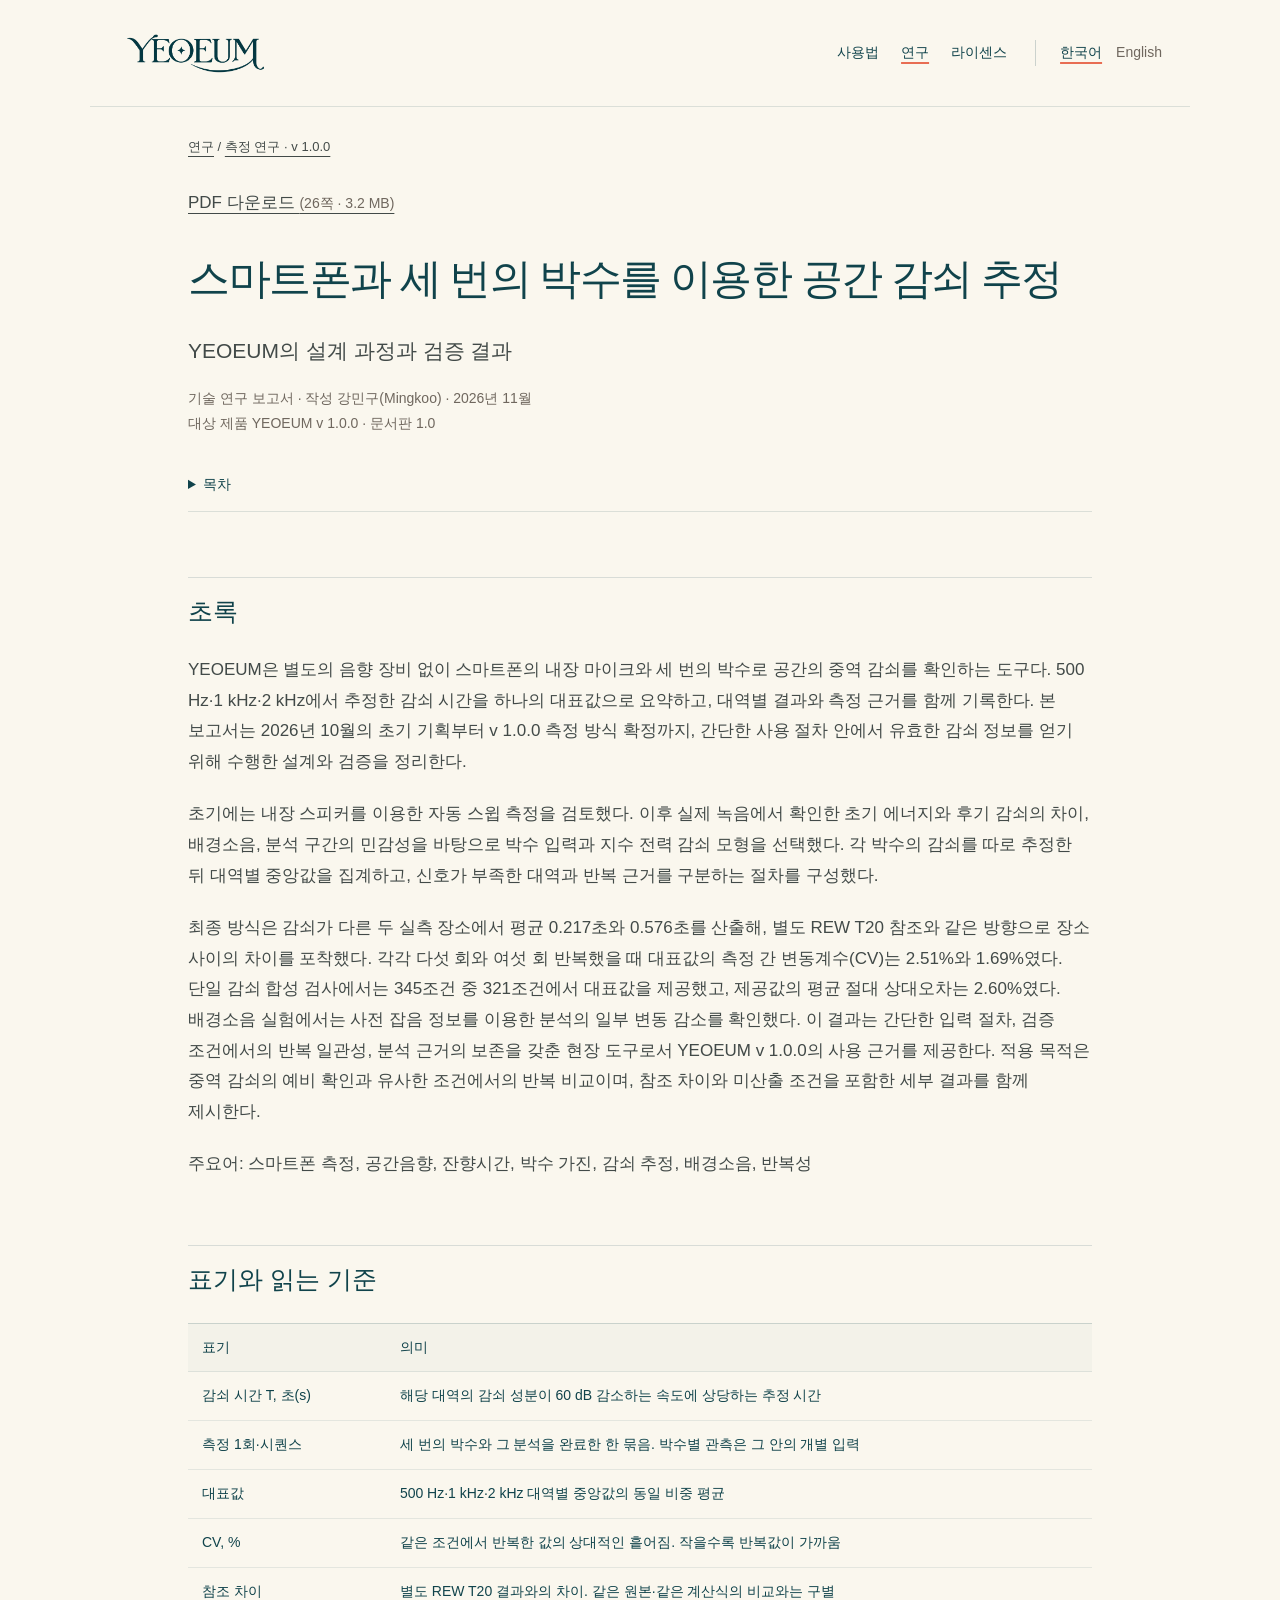
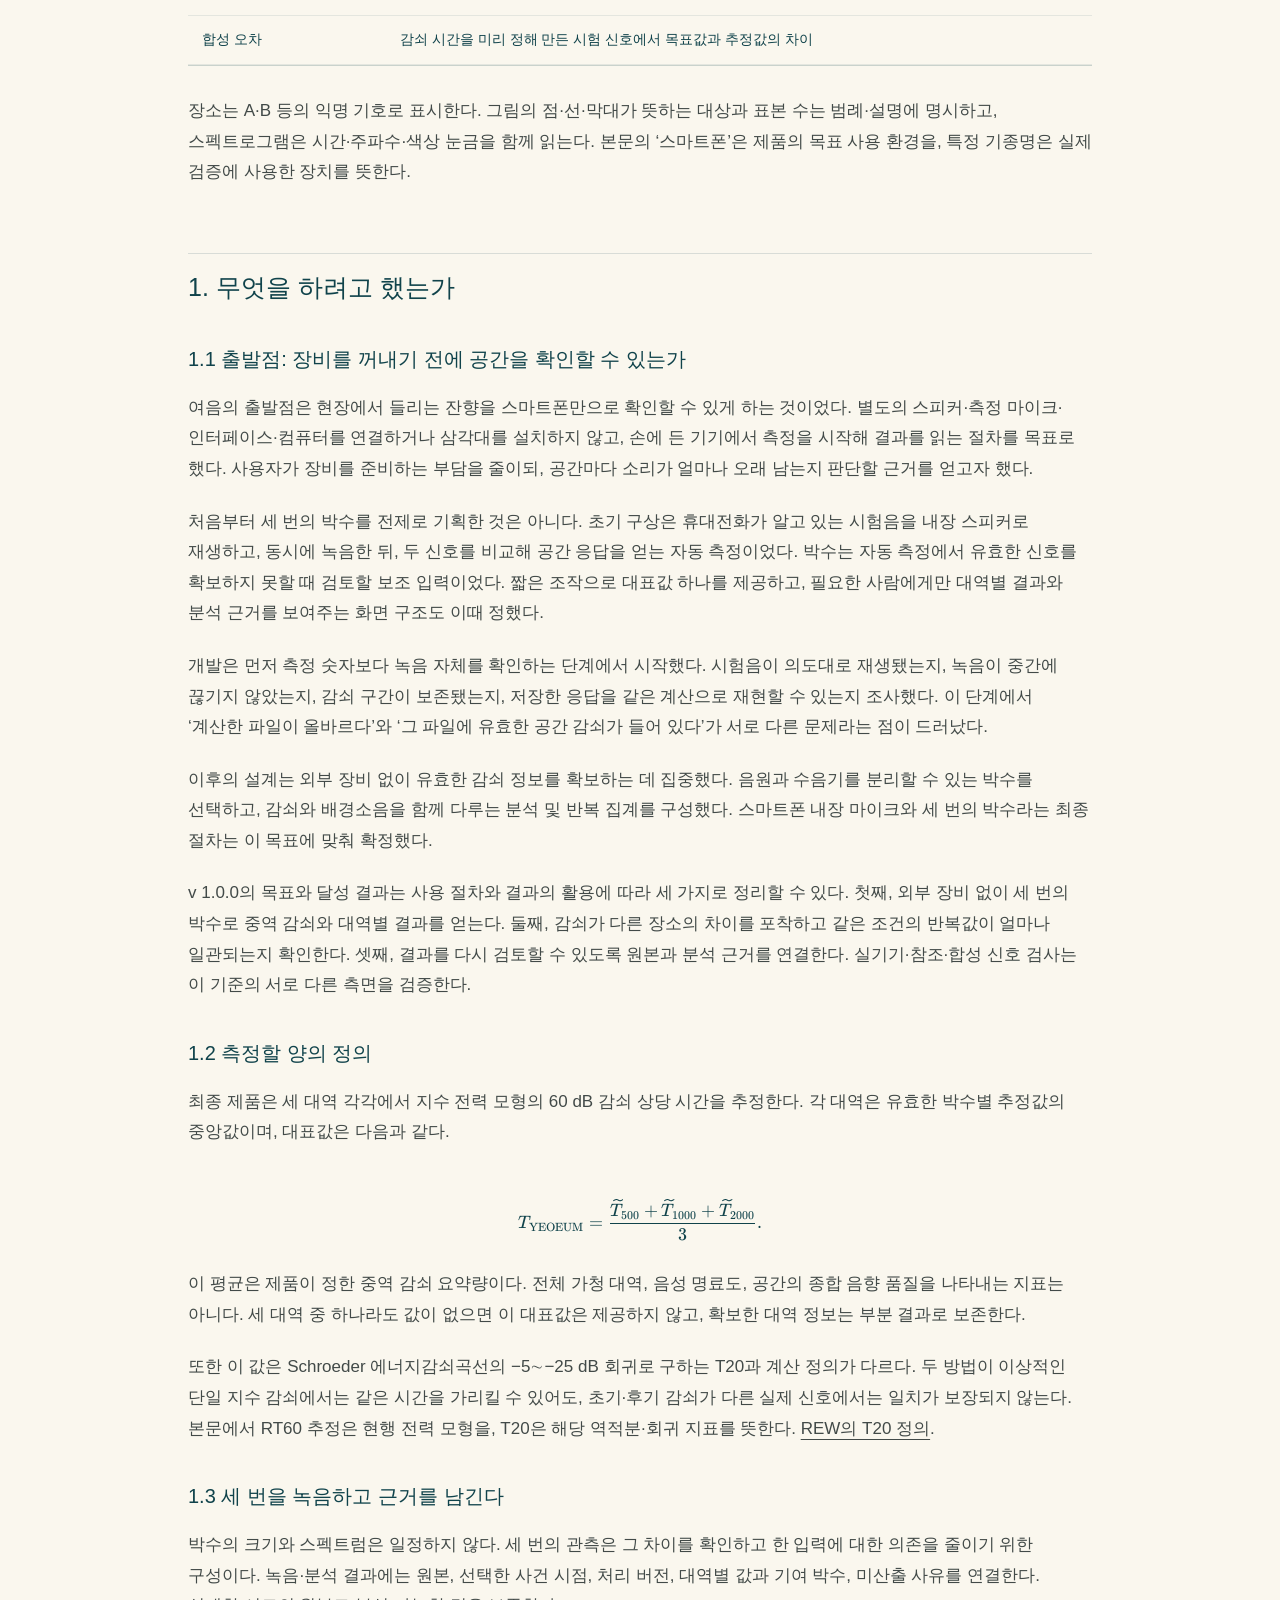
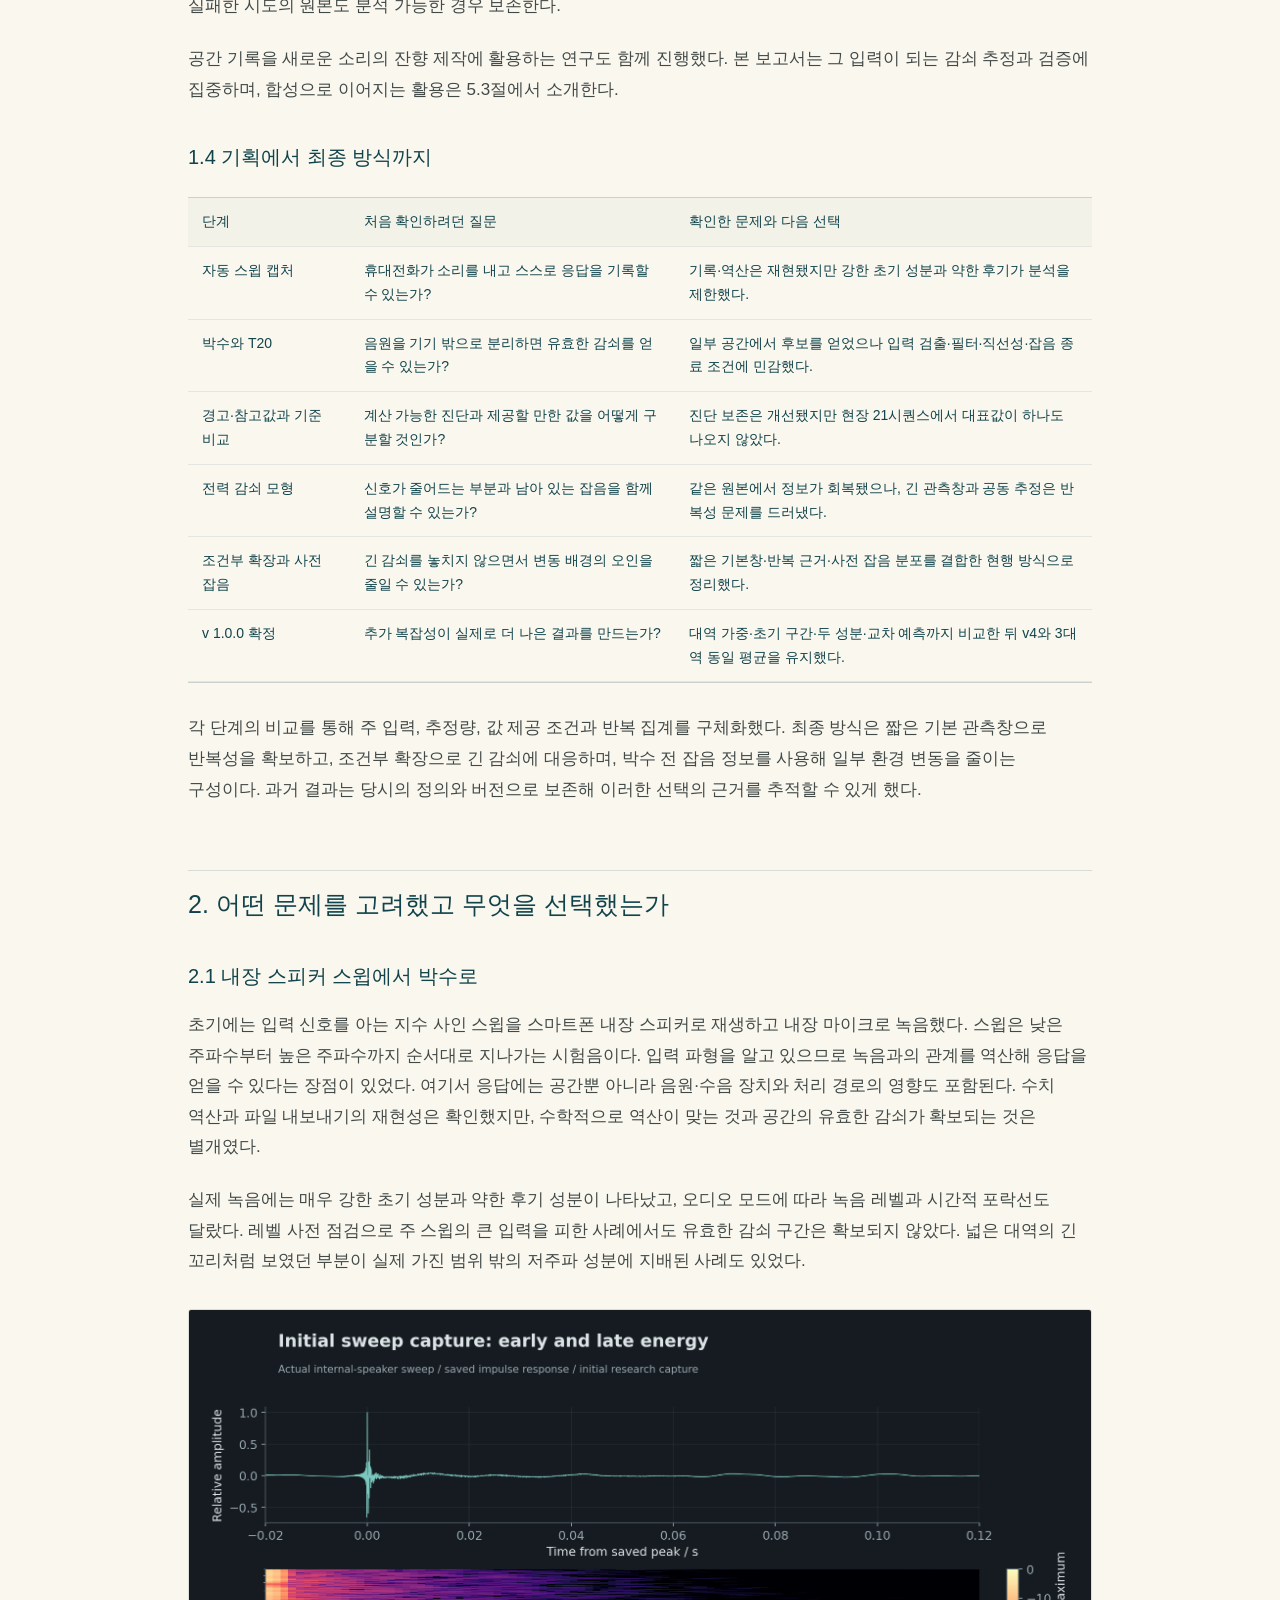
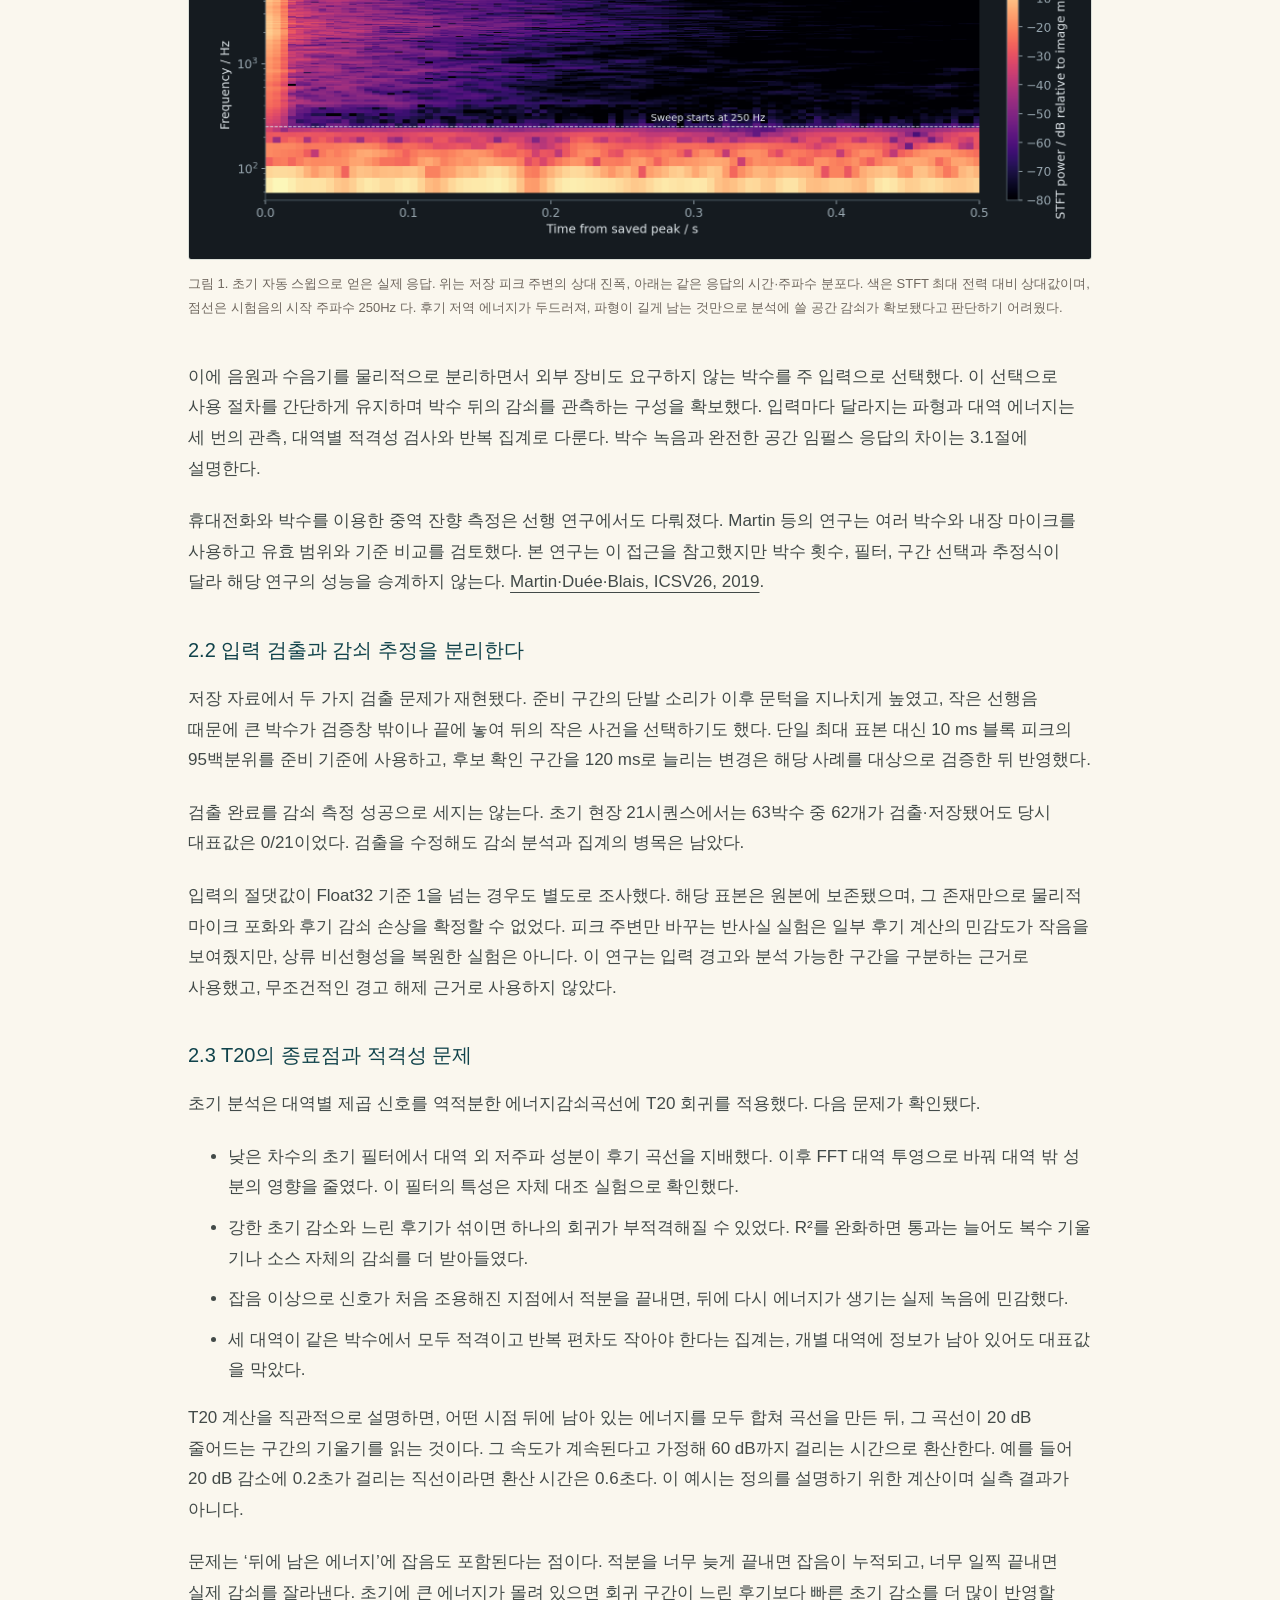
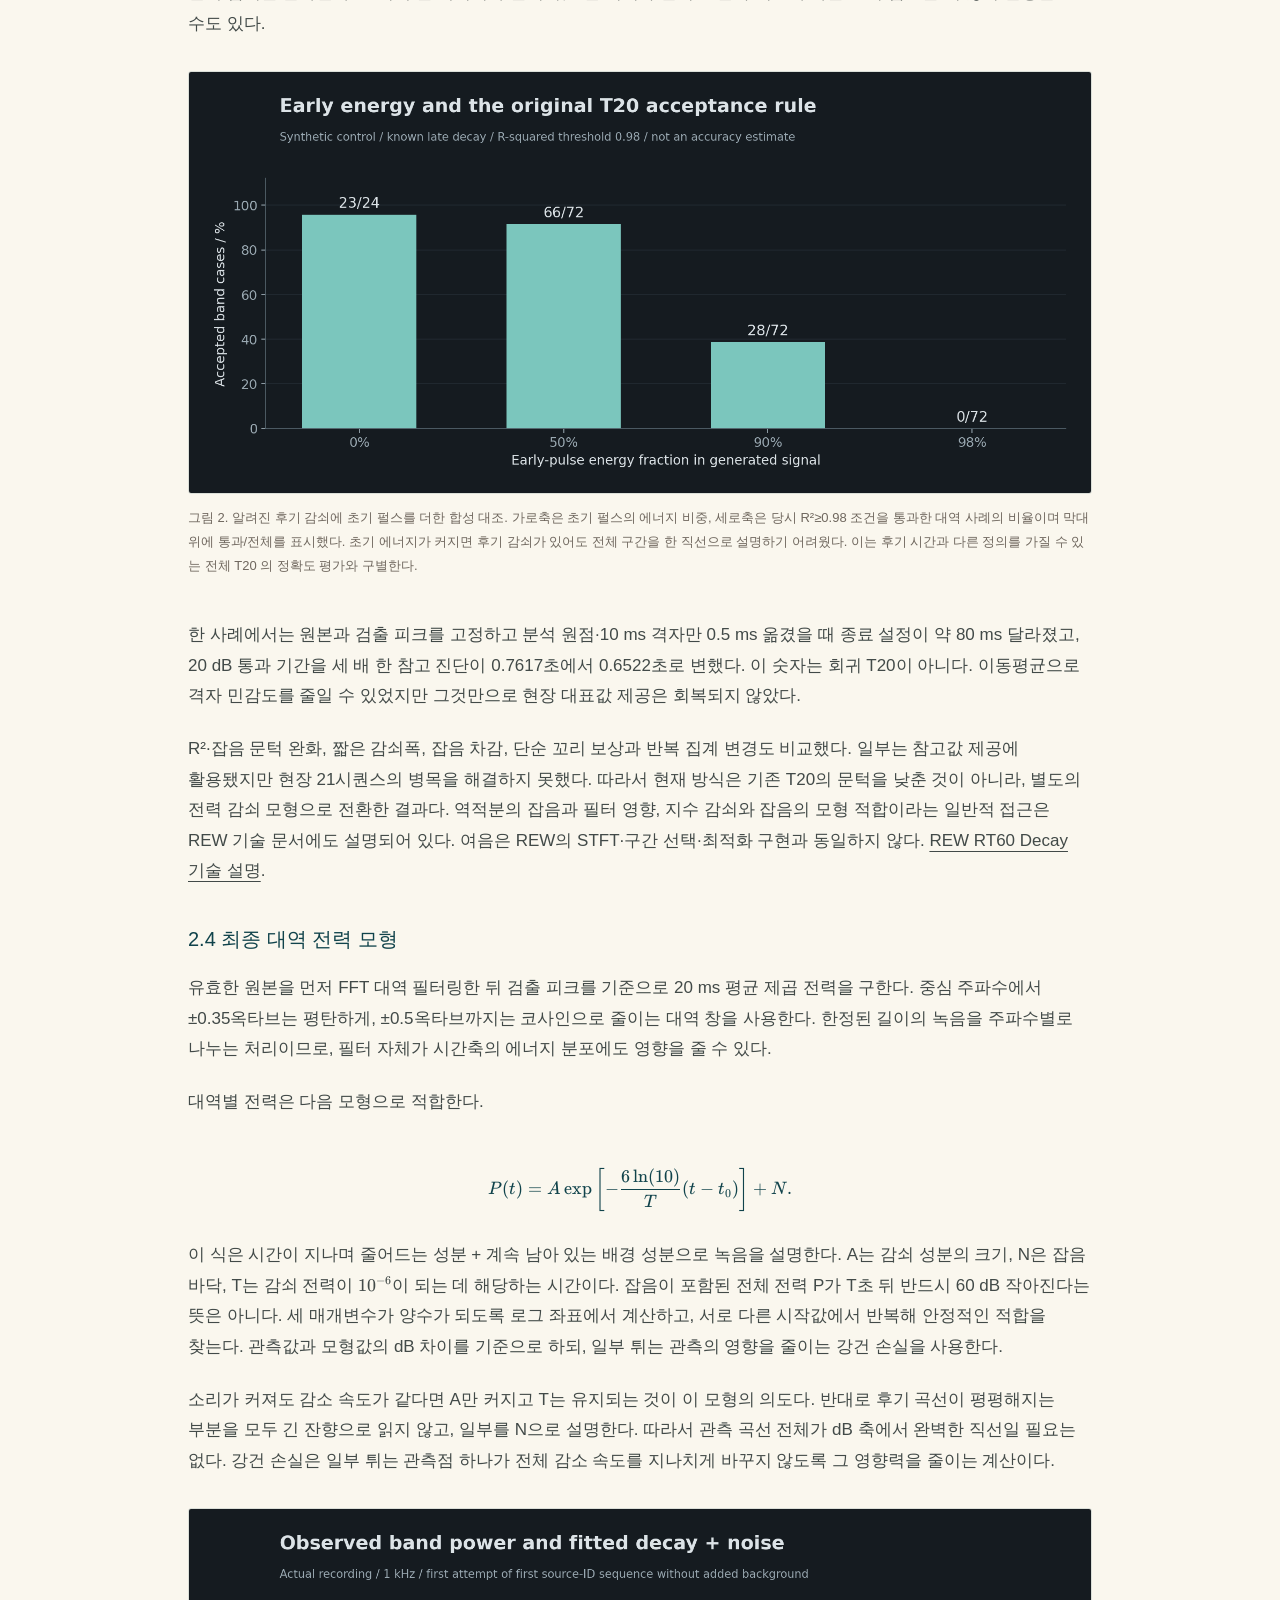
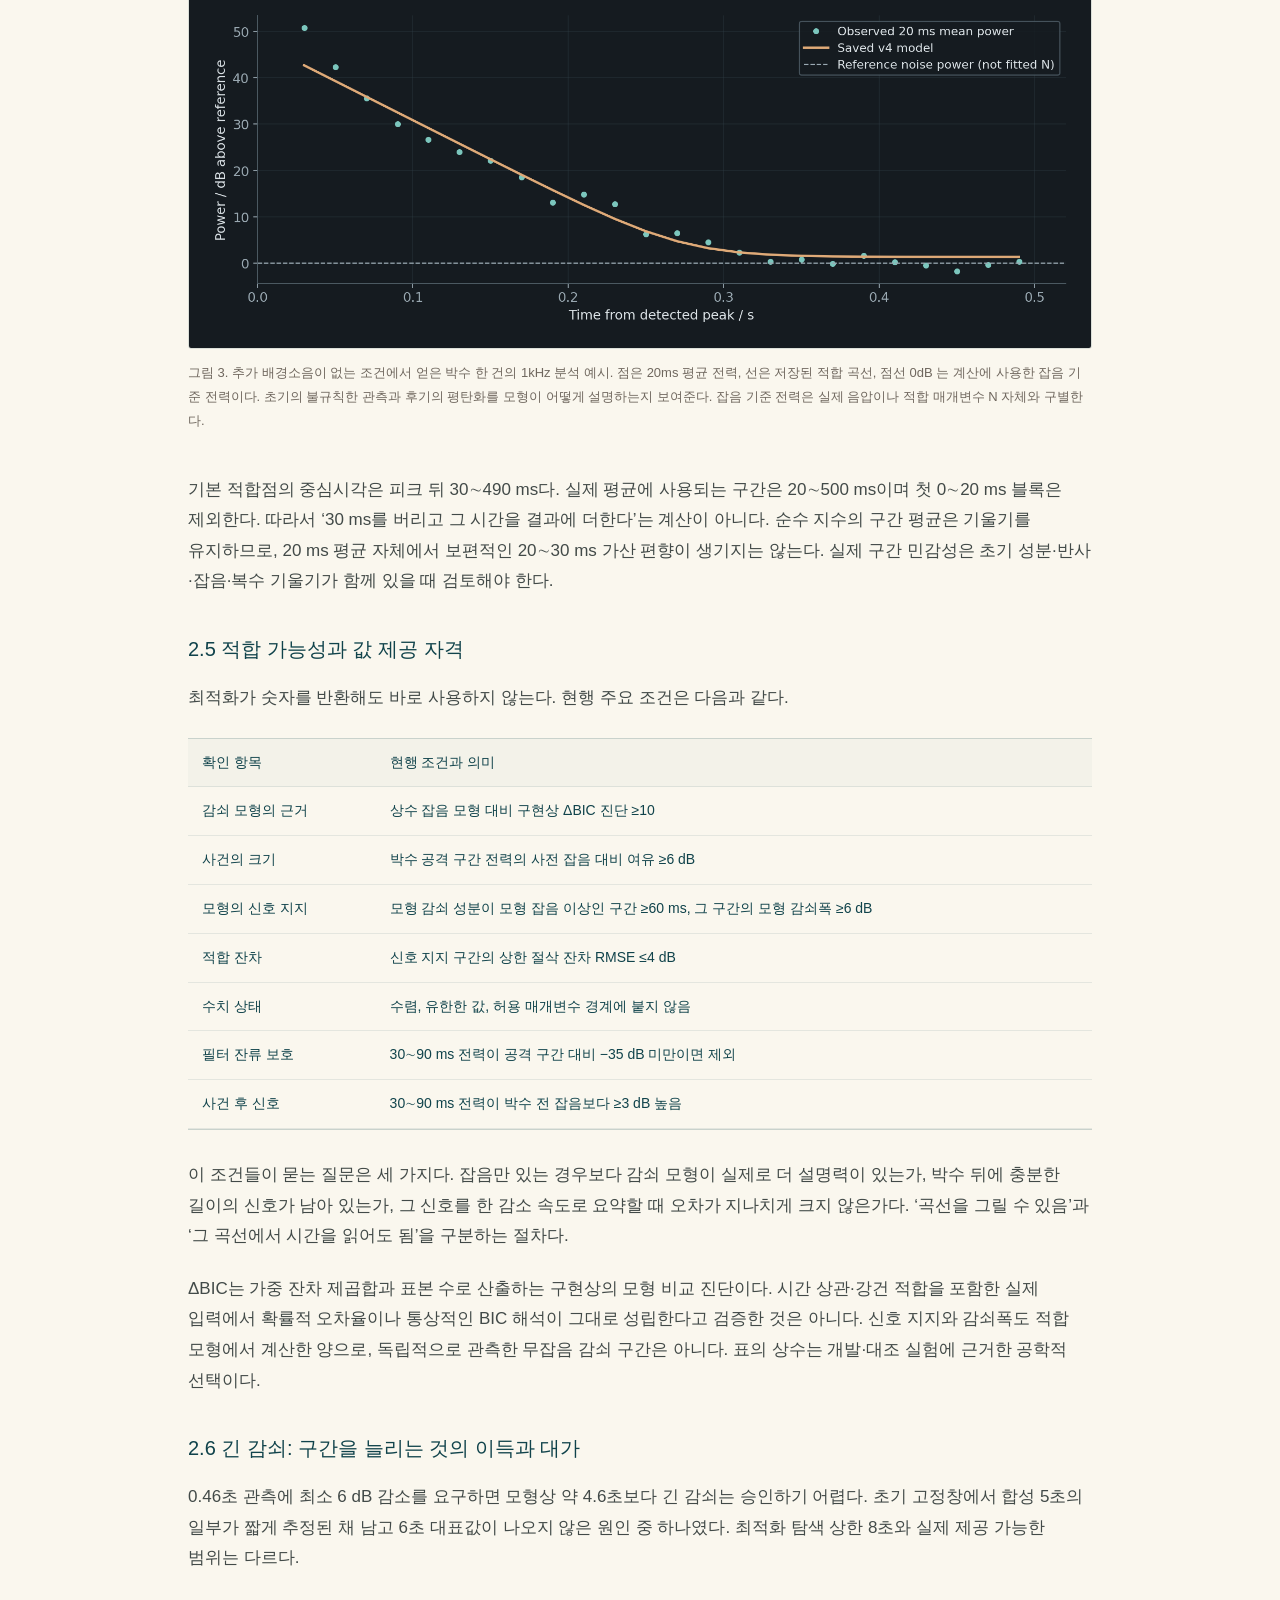
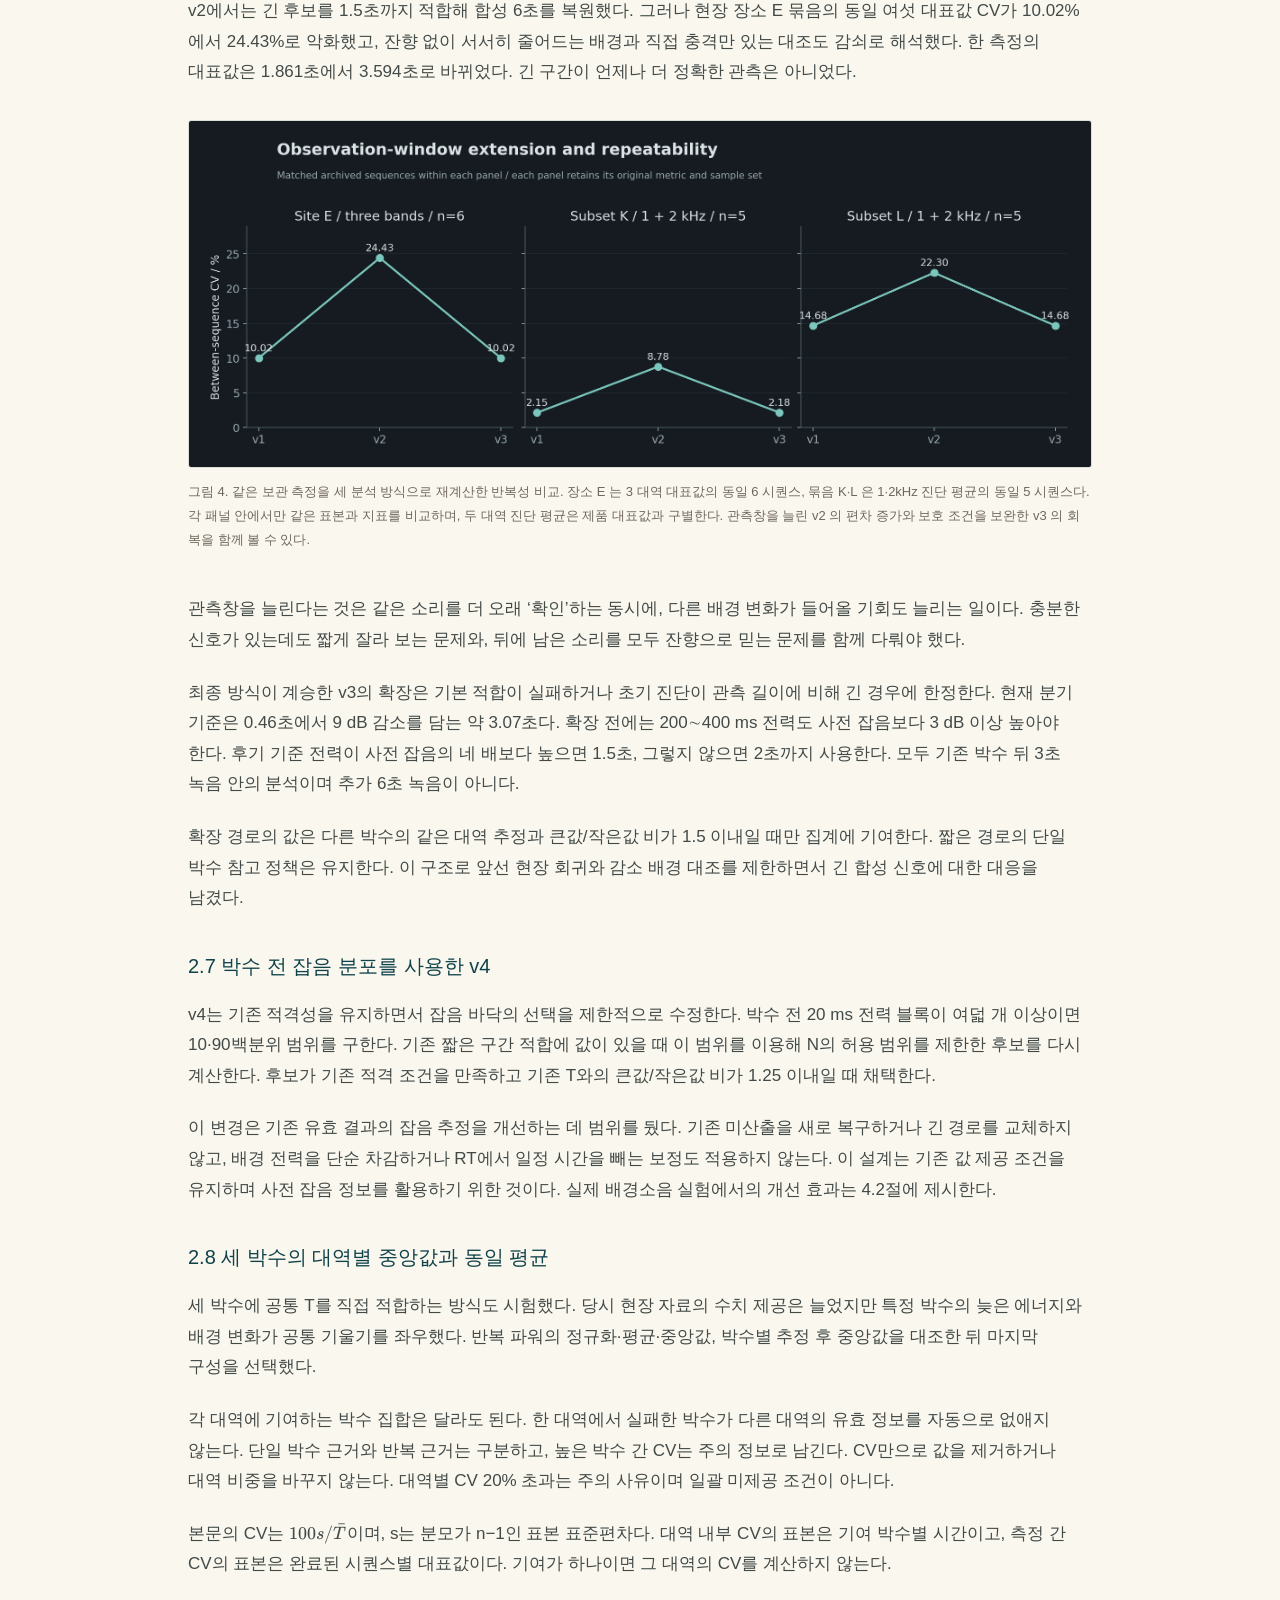
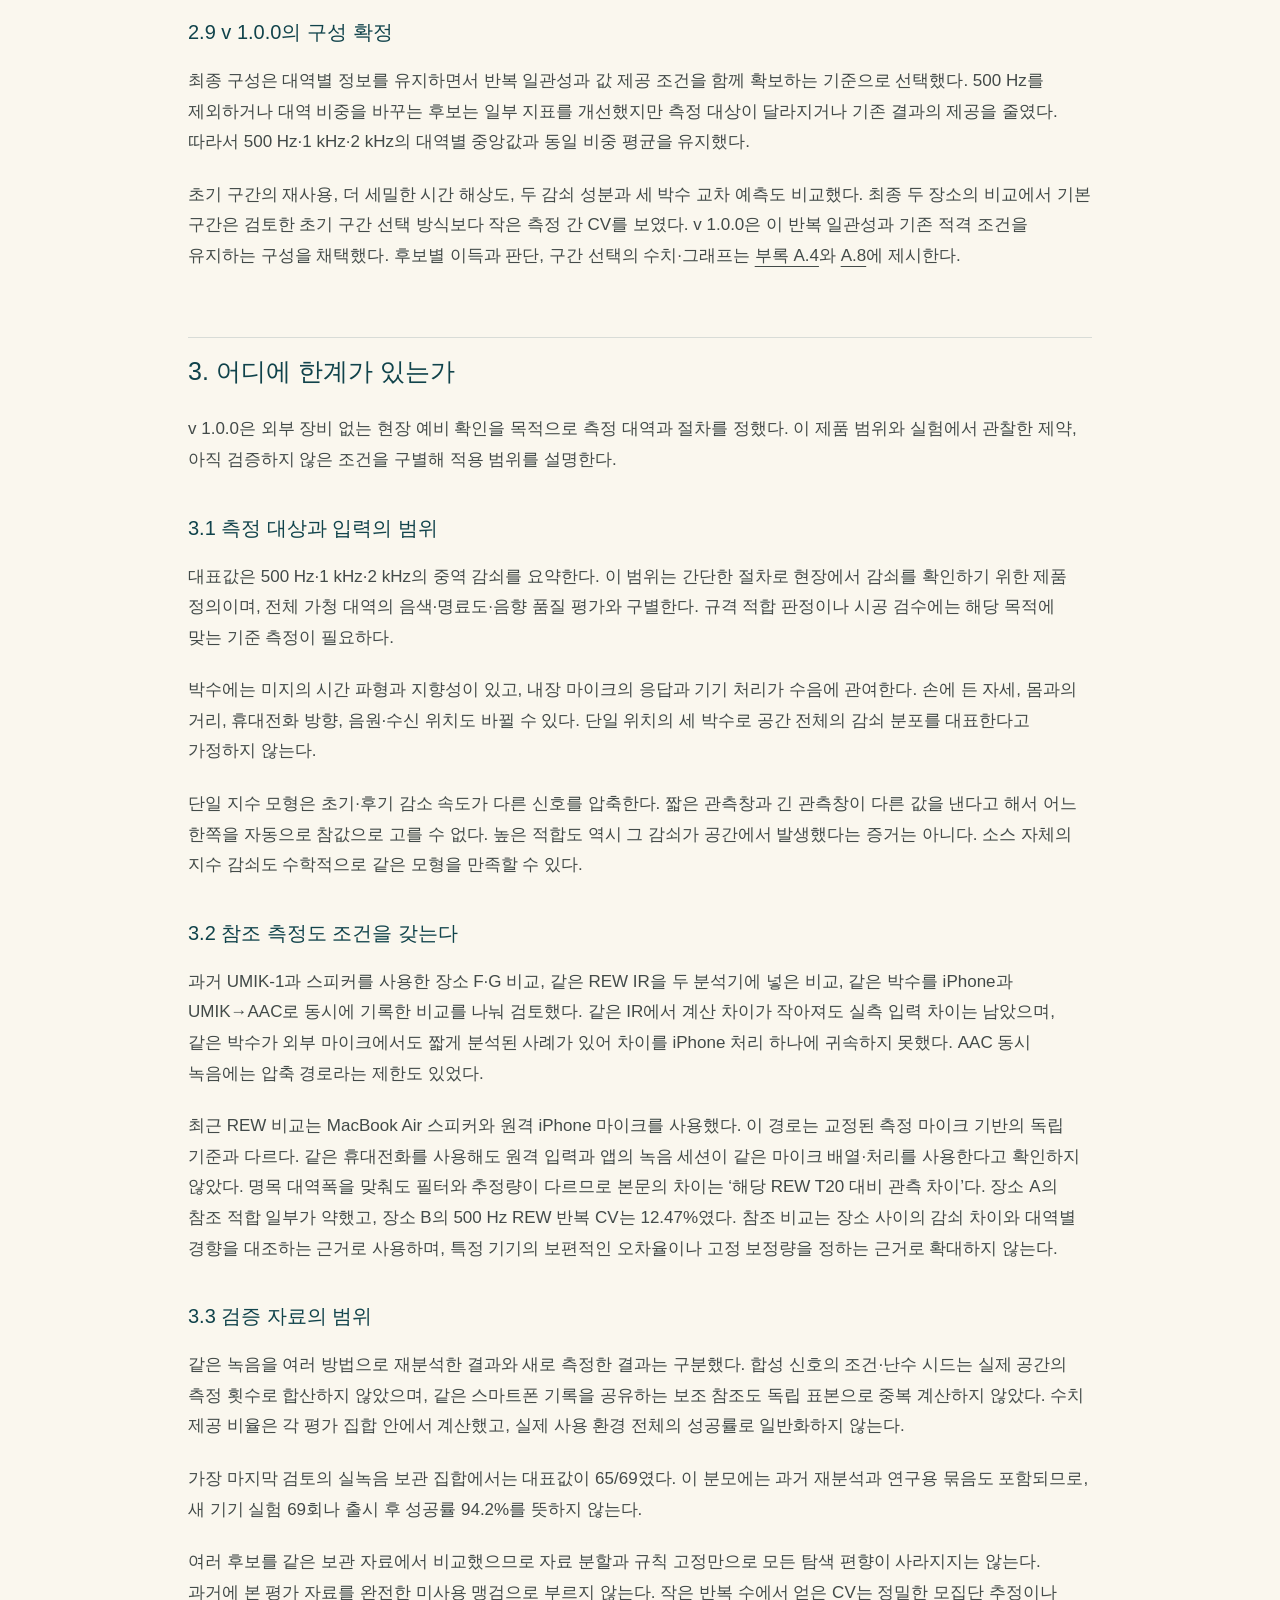
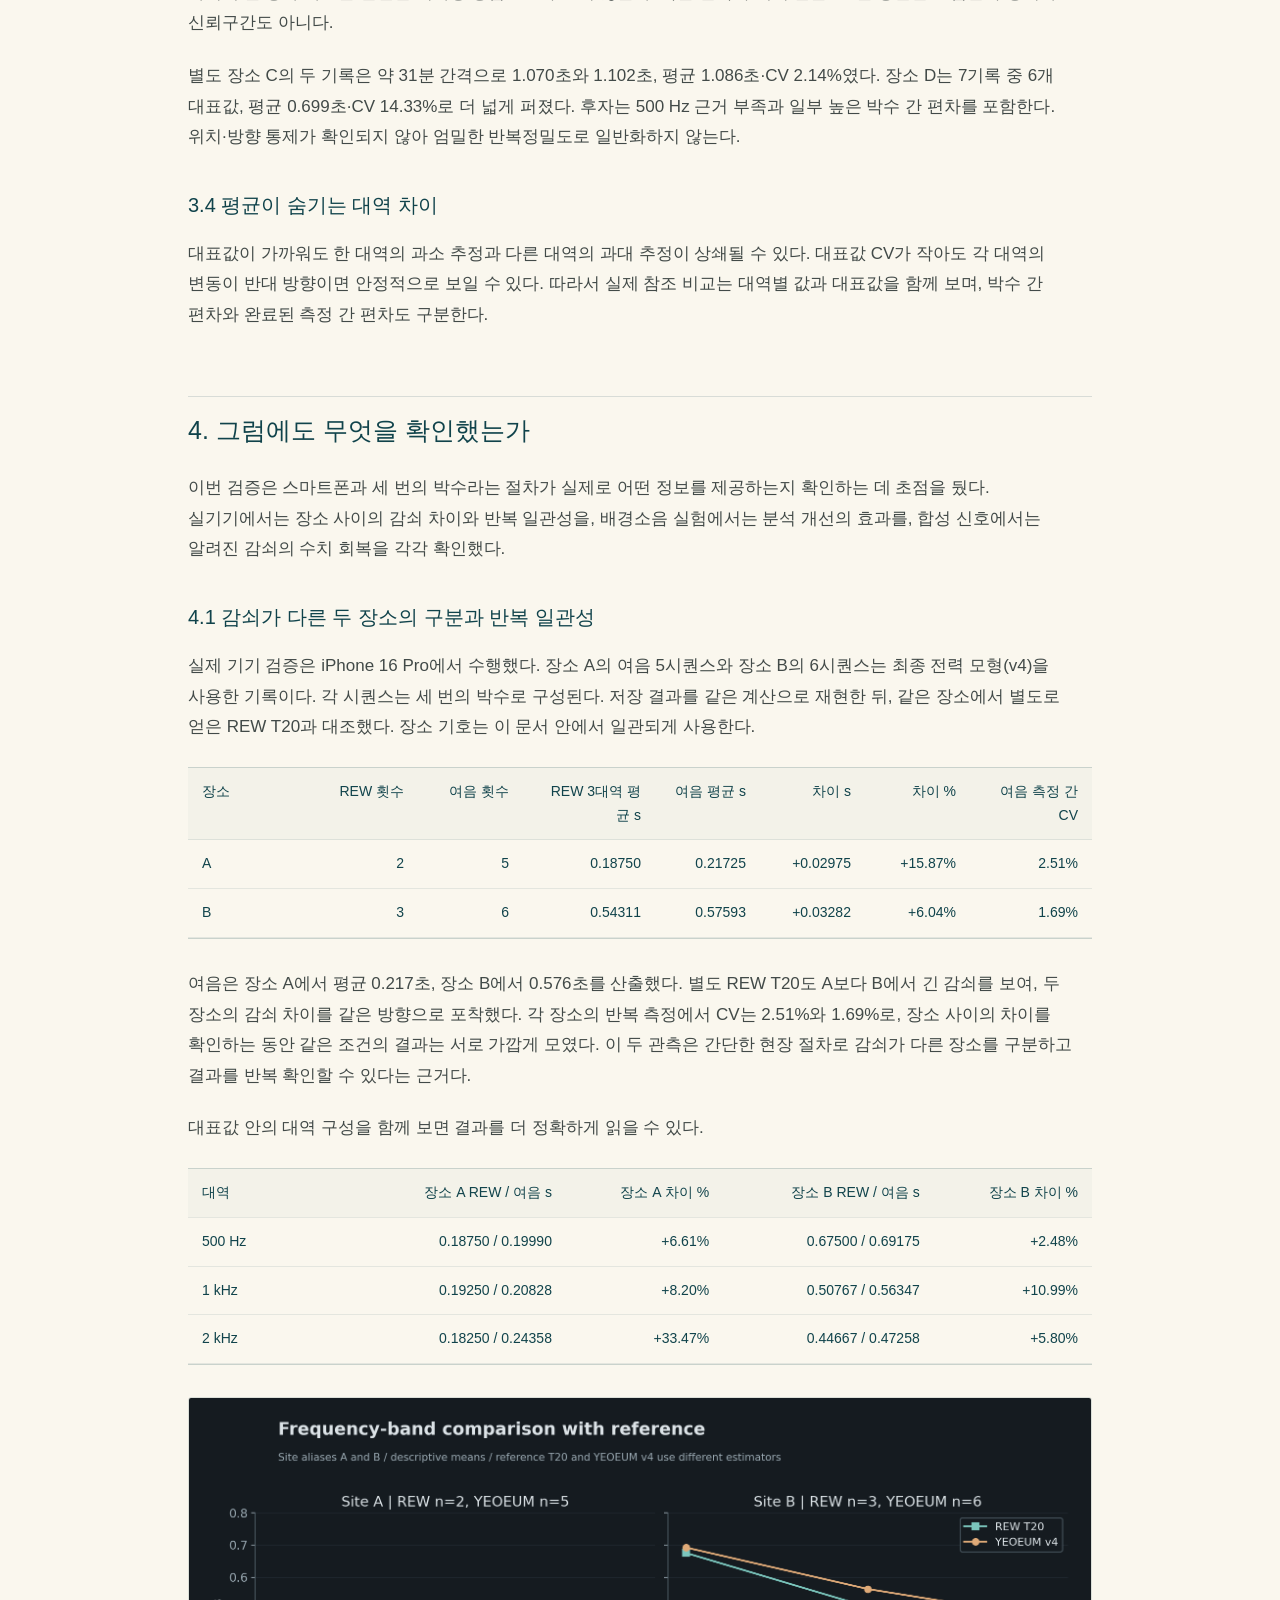
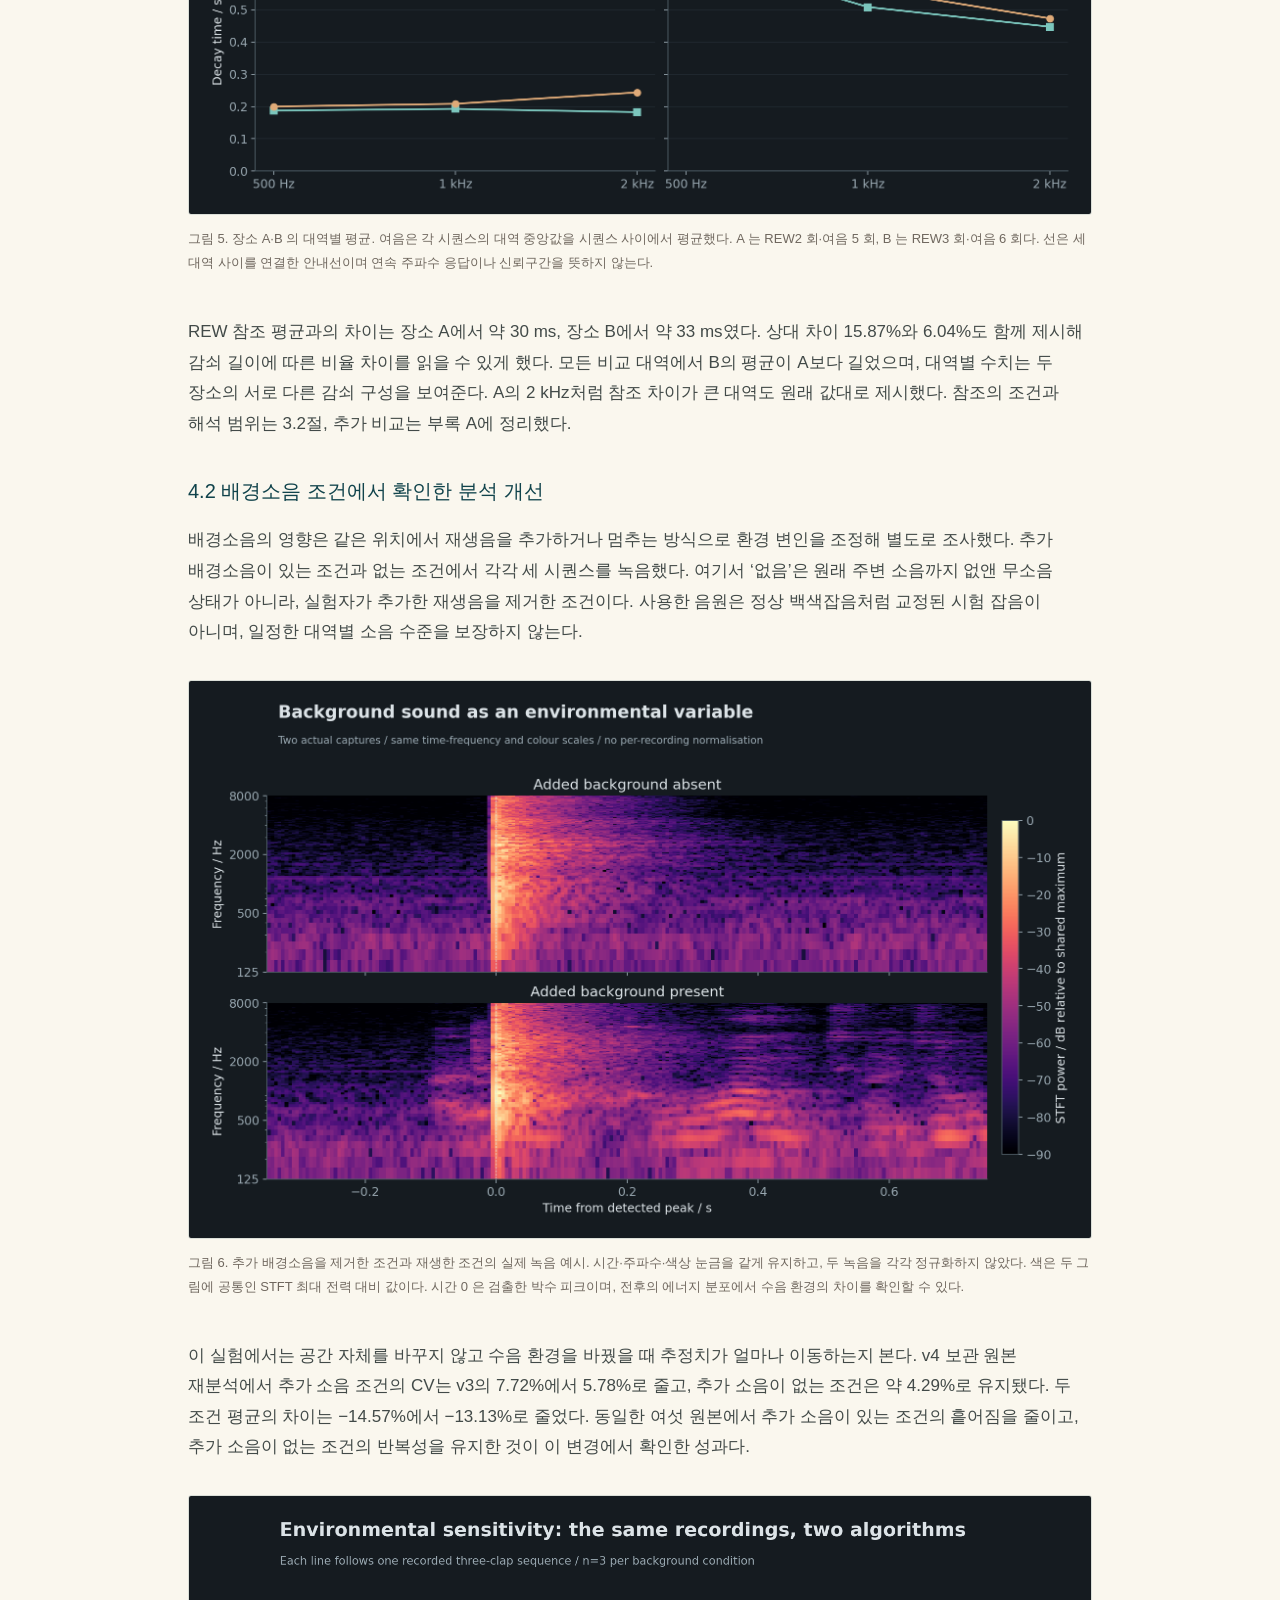
<file: research/measurement-1.0.0.html>
<!doctype html><html lang="ko"><head><meta charset="utf-8"><meta name="viewport" content="width=device-width,initial-scale=1"><title>스마트폰과 세 번의 박수를 이용한 공간 감쇠 추정 — YEOEUM</title><meta name="description" content="강민구(Mingkoo)의 YEOEUM 측정 연구. 스마트폰과 세 번의 박수를 이용한 공간 감쇠 추정의 설계 과정과 검증 결과."><link rel="canonical" href="https://yeoeum.anotier.art/research/measurement-1.0.0.html"><meta property="og:type" content="article"><meta property="og:title" content="스마트폰과 세 번의 박수를 이용한 공간 감쇠 추정 — YEOEUM"><meta property="og:url" content="https://yeoeum.anotier.art/research/measurement-1.0.0.html"><meta name="author" content="강민구(Mingkoo)"><link rel="stylesheet" href="../styles.css?v=20261104-research"><link rel="stylesheet" href="research.css?v=1"><link rel="stylesheet" href="math/katex.min.css"></head><body><a class="skip" href="#main">본문으로</a><header><a class="brand" href="../index.html" aria-label="YEOEUM 홈"><img src="../assets/wordmark.png" alt="YEOEUM" width="150" height="50"></a><div class="header-nav"><nav aria-label="주 메뉴"><a href="../support.html">사용법</a><a href="index.html" aria-current="page">연구</a><a href="../licenses.html">라이센스</a></nav><nav class="languages" aria-label="Language"><a href="index.html" lang="ko" aria-current="page">한국어</a><a href="index.en.html" lang="en">English</a></nav></div></header><main id="main" class="report"><p class="breadcrumb"><a href="index.html">연구</a> / <a href="measurement-1.0.0.html">측정 연구 · v 1.0.0</a></p><p class="report-download"><a class="read-report" href="YEOEUM-v1.0.0-report.pdf" download>PDF 다운로드 <span class="entry-meta">(26쪽 · 3.2 MB)</span></a></p><article><h1 id="스마트폰과-세-번의-박수를-이용한-공간-감쇠-추정">스마트폰과 세 번의 박수를 이용한 공간 감쇠 추정</h1>
<p>YEOEUM의 설계 과정과 검증 결과</p>
<p>기술 연구 보고서 · 작성 강민구(Mingkoo) · 2026년 11월<br>
대상 제품 YEOEUM v 1.0.0 · 문서판 1.0</p>
<details class="report-toc"><summary>목차</summary><nav aria-label="보고서 목차"><ol role="list" style="list-style:none;padding-left:0"><li><a href="#1-무엇을-하려고-했는가">1. 무엇을 하려고 했는가</a></li><li><a href="#2-어떤-문제를-고려했고-무엇을-선택했는가">2. 어떤 문제를 고려했고 무엇을 선택했는가</a></li><li><a href="#3-어디에-한계가-있는가">3. 어디에 한계가 있는가</a></li><li><a href="#4-그럼에도-무엇을-확인했는가">4. 그럼에도 무엇을 확인했는가</a></li><li><a href="#5-어떻게-활용하는-것이-적절한가">5. 어떻게 활용하는 것이 적절한가</a></li></ol></nav></details><h2 id="초록">초록</h2>
<p>YEOEUM은 별도의 음향 장비 없이 스마트폰의 내장 마이크와 세 번의 박수로 공간의 중역 감쇠를 확인하는 도구다. 500 Hz·1 kHz·2 kHz에서 추정한 감쇠 시간을 하나의 대표값으로 요약하고, 대역별 결과와 측정 근거를 함께 기록한다. 본 보고서는 2026년 10월의 초기 기획부터 v 1.0.0 측정 방식 확정까지, 간단한 사용 절차 안에서 유효한 감쇠 정보를 얻기 위해 수행한 설계와 검증을 정리한다.</p>
<p>초기에는 내장 스피커를 이용한 자동 스윕 측정을 검토했다. 이후 실제 녹음에서 확인한 초기 에너지와 후기 감쇠의 차이, 배경소음, 분석 구간의 민감성을 바탕으로 박수 입력과 지수 전력 감쇠 모형을 선택했다. 각 박수의 감쇠를 따로 추정한 뒤 대역별 중앙값을 집계하고, 신호가 부족한 대역과 반복 근거를 구분하는 절차를 구성했다.</p>
<p>최종 방식은 감쇠가 다른 두 실측 장소에서 평균 0.217초와 0.576초를 산출해, 별도 REW T20 참조와 같은 방향으로 장소 사이의 차이를 포착했다. 각각 다섯 회와 여섯 회 반복했을 때 대표값의 측정 간 변동계수(CV)는 2.51%와 1.69%였다. 단일 감쇠 합성 검사에서는 345조건 중 321조건에서 대표값을 제공했고, 제공값의 평균 절대 상대오차는 2.60%였다. 배경소음 실험에서는 사전 잡음 정보를 이용한 분석의 일부 변동 감소를 확인했다. 이 결과는 간단한 입력 절차, 검증 조건에서의 반복 일관성, 분석 근거의 보존을 갖춘 현장 도구로서 YEOEUM v 1.0.0의 사용 근거를 제공한다. 적용 목적은 중역 감쇠의 예비 확인과 유사한 조건에서의 반복 비교이며, 참조 차이와 미산출 조건을 포함한 세부 결과를 함께 제시한다.</p>
<p>주요어: 스마트폰 측정, 공간음향, 잔향시간, 박수 가진, 감쇠 추정, 배경소음, 반복성</p>
<h2 id="표기와-읽는-기준">표기와 읽는 기준</h2>
<div class="table-scroll" role="region" aria-label="표 — 가로로 스크롤할 수 있습니다" tabindex="0"><table>
<thead>
<tr>
<th>표기</th>
<th>의미</th>
</tr>
</thead>
<tbody>
<tr>
<td>감쇠 시간 T, 초(s)</td>
<td>해당 대역의 감쇠 성분이 60 dB 감소하는 속도에 상당하는 추정 시간</td>
</tr>
<tr>
<td>측정 1회·시퀀스</td>
<td>세 번의 박수와 그 분석을 완료한 한 묶음. 박수별 관측은 그 안의 개별 입력</td>
</tr>
<tr>
<td>대표값</td>
<td>500 Hz·1 kHz·2 kHz 대역별 중앙값의 동일 비중 평균</td>
</tr>
<tr>
<td>CV, %</td>
<td>같은 조건에서 반복한 값의 상대적인 흩어짐. 작을수록 반복값이 가까움</td>
</tr>
<tr>
<td>참조 차이</td>
<td>별도 REW T20 결과와의 차이. 같은 원본·같은 계산식의 비교와는 구별</td>
</tr>
<tr>
<td>합성 오차</td>
<td>감쇠 시간을 미리 정해 만든 시험 신호에서 목표값과 추정값의 차이</td>
</tr>
</tbody>
</table></div>
<p>장소는 A·B 등의 익명 기호로 표시한다. 그림의 점·선·막대가 뜻하는 대상과 표본 수는 범례·설명에 명시하고, 스펙트로그램은 시간·주파수·색상 눈금을 함께 읽는다. 본문의 ‘스마트폰’은 제품의 목표 사용 환경을, 특정 기종명은 실제 검증에 사용한 장치를 뜻한다.</p>
<h2 id="1-무엇을-하려고-했는가">1. 무엇을 하려고 했는가</h2>
<h3 id="11-출발점-장비를-꺼내기-전에-공간을-확인할-수-있는가">1.1 출발점: 장비를 꺼내기 전에 공간을 확인할 수 있는가</h3>
<p>여음의 출발점은 현장에서 들리는 잔향을 스마트폰만으로 확인할 수 있게 하는 것이었다. 별도의 스피커·측정 마이크·인터페이스·컴퓨터를 연결하거나 삼각대를 설치하지 않고, 손에 든 기기에서 측정을 시작해 결과를 읽는 절차를 목표로 했다. 사용자가 장비를 준비하는 부담을 줄이되, 공간마다 소리가 얼마나 오래 남는지 판단할 근거를 얻고자 했다.</p>
<p>처음부터 세 번의 박수를 전제로 기획한 것은 아니다. 초기 구상은 휴대전화가 알고 있는 시험음을 내장 스피커로 재생하고, 동시에 녹음한 뒤, 두 신호를 비교해 공간 응답을 얻는 자동 측정이었다. 박수는 자동 측정에서 유효한 신호를 확보하지 못할 때 검토할 보조 입력이었다. 짧은 조작으로 대표값 하나를 제공하고, 필요한 사람에게만 대역별 결과와 분석 근거를 보여주는 화면 구조도 이때 정했다.</p>
<p>개발은 먼저 측정 숫자보다 녹음 자체를 확인하는 단계에서 시작했다. 시험음이 의도대로 재생됐는지, 녹음이 중간에 끊기지 않았는지, 감쇠 구간이 보존됐는지, 저장한 응답을 같은 계산으로 재현할 수 있는지 조사했다. 이 단계에서 ‘계산한 파일이 올바르다’와 ‘그 파일에 유효한 공간 감쇠가 들어 있다’가 서로 다른 문제라는 점이 드러났다.</p>
<p>이후의 설계는 외부 장비 없이 유효한 감쇠 정보를 확보하는 데 집중했다. 음원과 수음기를 분리할 수 있는 박수를 선택하고, 감쇠와 배경소음을 함께 다루는 분석 및 반복 집계를 구성했다. 스마트폰 내장 마이크와 세 번의 박수라는 최종 절차는 이 목표에 맞춰 확정했다.</p>
<p>v 1.0.0의 목표와 달성 결과는 사용 절차와 결과의 활용에 따라 세 가지로 정리할 수 있다. 첫째, 외부 장비 없이 세 번의 박수로 중역 감쇠와 대역별 결과를 얻는다. 둘째, 감쇠가 다른 장소의 차이를 포착하고 같은 조건의 반복값이 얼마나 일관되는지 확인한다. 셋째, 결과를 다시 검토할 수 있도록 원본과 분석 근거를 연결한다. 실기기·참조·합성 신호 검사는 이 기준의 서로 다른 측면을 검증한다.</p>
<h3 id="12-측정할-양의-정의">1.2 측정할 양의 정의</h3>
<p>최종 제품은 세 대역 각각에서 지수 전력 모형의 60 dB 감쇠 상당 시간을 추정한다. 각 대역은 유효한 박수별 추정값의 중앙값이며, 대표값은 다음과 같다.</p>
<div class="equation"><span class="katex-display"><span class="katex"><span class="katex-mathml"><math xmlns="http://www.w3.org/1998/Math/MathML" display="block"><semantics><mrow><msub><mi>T</mi><mrow><mi mathvariant="normal">Y</mi><mi mathvariant="normal">E</mi><mi mathvariant="normal">O</mi><mi mathvariant="normal">E</mi><mi mathvariant="normal">U</mi><mi mathvariant="normal">M</mi></mrow></msub><mo>=</mo><mfrac><mrow><msub><mover accent="true"><mi>T</mi><mo stretchy="true">~</mo></mover><mn>500</mn></msub><mo>+</mo><msub><mover accent="true"><mi>T</mi><mo stretchy="true">~</mo></mover><mn>1000</mn></msub><mo>+</mo><msub><mover accent="true"><mi>T</mi><mo stretchy="true">~</mo></mover><mn>2000</mn></msub></mrow><mn>3</mn></mfrac><mi mathvariant="normal">.</mi></mrow><annotation encoding="application/x-tex">T_{\mathrm{YEOEUM}}=\frac{\widetilde T_{500}+\widetilde T_{1000}+\widetilde T_{2000}}{3}.</annotation></semantics></math></span><span class="katex-html" aria-hidden="true"><span class="katex-base"><span class="katex-strut" style="height:0.8333em;vertical-align:-0.15em;"></span><span class="mord"><span class="mord mathnormal" style="margin-right:0.1389em;">T</span><span class="msupsub"><span class="vlist-t vlist-t2"><span class="vlist-r"><span class="vlist" style="height:0.3283em;"><span style="top:-2.55em;margin-left:-0.1389em;margin-right:0.05em;"><span class="pstrut" style="height:2.7em;"></span><span class="katex-sizing reset-size6 size3 mtight"><span class="mord mtight"><span class="mord mtight"><span class="mord mathrm mtight">YEOEUM</span></span></span></span></span></span><span class="vlist-s">​</span></span><span class="vlist-r"><span class="vlist" style="height:0.15em;"><span></span></span></span></span></span></span><span class="mspace" style="margin-right:0.2778em;"></span><span class="mrel">=</span><span class="mspace" style="margin-right:0.2778em;"></span></span><span class="katex-base"><span class="katex-strut" style="height:2.3063em;vertical-align:-0.686em;"></span><span class="mord"><span class="mopen nulldelimiter"></span><span class="mfrac"><span class="vlist-t vlist-t2"><span class="vlist-r"><span class="vlist" style="height:1.6203em;"><span style="top:-2.314em;"><span class="pstrut" style="height:3em;"></span><span class="mord"><span class="mord">3</span></span></span><span style="top:-3.23em;"><span class="pstrut" style="height:3em;"></span><span class="frac-line" style="border-bottom-width:0.04em;"></span></span><span style="top:-3.677em;"><span class="pstrut" style="height:3em;"></span><span class="mord"><span class="mord"><span class="mord katex-accent"><span class="vlist-t"><span class="vlist-r"><span class="vlist" style="height:0.9433em;"><span style="top:-3em;"><span class="pstrut" style="height:3em;"></span><span class="mord mathnormal" style="margin-right:0.1389em;">T</span></span><span class="svg-align" style="width:calc(100% - 0.1667em);margin-left:0.1667em;top:-3.6833em;"><span class="pstrut" style="height:3em;"></span><span style="height:0.26em;"><svg xmlns="http://www.w3.org/2000/svg" width="100%" height="0.26em" viewBox="0 0 600 260" preserveAspectRatio="none"><path d="M200 55.538c-77 0-168 73.953-177 73.953-3 0-7
-2.175-9-5.437L2 97c-1-2-2-4-2-6 0-4 2-7 5-9l20-12C116 12 171 0 207 0c86 0
 114 68 191 68 78 0 168-68 177-68 4 0 7 2 9 5l12 19c1 2.175 2 4.35 2 6.525 0
 4.35-2 7.613-5 9.788l-19 13.05c-92 63.077-116.937 75.308-183 76.128
-68.267.847-113-73.952-191-73.952z"/></svg></span></span></span></span></span></span><span class="msupsub"><span class="vlist-t vlist-t2"><span class="vlist-r"><span class="vlist" style="height:0.3011em;"><span style="top:-2.55em;margin-left:-0.1389em;margin-right:0.05em;"><span class="pstrut" style="height:2.7em;"></span><span class="katex-sizing reset-size6 size3 mtight"><span class="mord mtight"><span class="mord mtight">500</span></span></span></span></span><span class="vlist-s">​</span></span><span class="vlist-r"><span class="vlist" style="height:0.15em;"><span></span></span></span></span></span></span><span class="mspace" style="margin-right:0.2222em;"></span><span class="mbin">+</span><span class="mspace" style="margin-right:0.2222em;"></span><span class="mord"><span class="mord katex-accent"><span class="vlist-t"><span class="vlist-r"><span class="vlist" style="height:0.9433em;"><span style="top:-3em;"><span class="pstrut" style="height:3em;"></span><span class="mord mathnormal" style="margin-right:0.1389em;">T</span></span><span class="svg-align" style="width:calc(100% - 0.1667em);margin-left:0.1667em;top:-3.6833em;"><span class="pstrut" style="height:3em;"></span><span style="height:0.26em;"><svg xmlns="http://www.w3.org/2000/svg" width="100%" height="0.26em" viewBox="0 0 600 260" preserveAspectRatio="none"><path d="M200 55.538c-77 0-168 73.953-177 73.953-3 0-7
-2.175-9-5.437L2 97c-1-2-2-4-2-6 0-4 2-7 5-9l20-12C116 12 171 0 207 0c86 0
 114 68 191 68 78 0 168-68 177-68 4 0 7 2 9 5l12 19c1 2.175 2 4.35 2 6.525 0
 4.35-2 7.613-5 9.788l-19 13.05c-92 63.077-116.937 75.308-183 76.128
-68.267.847-113-73.952-191-73.952z"/></svg></span></span></span></span></span></span><span class="msupsub"><span class="vlist-t vlist-t2"><span class="vlist-r"><span class="vlist" style="height:0.3011em;"><span style="top:-2.55em;margin-left:-0.1389em;margin-right:0.05em;"><span class="pstrut" style="height:2.7em;"></span><span class="katex-sizing reset-size6 size3 mtight"><span class="mord mtight"><span class="mord mtight">1000</span></span></span></span></span><span class="vlist-s">​</span></span><span class="vlist-r"><span class="vlist" style="height:0.15em;"><span></span></span></span></span></span></span><span class="mspace" style="margin-right:0.2222em;"></span><span class="mbin">+</span><span class="mspace" style="margin-right:0.2222em;"></span><span class="mord"><span class="mord katex-accent"><span class="vlist-t"><span class="vlist-r"><span class="vlist" style="height:0.9433em;"><span style="top:-3em;"><span class="pstrut" style="height:3em;"></span><span class="mord mathnormal" style="margin-right:0.1389em;">T</span></span><span class="svg-align" style="width:calc(100% - 0.1667em);margin-left:0.1667em;top:-3.6833em;"><span class="pstrut" style="height:3em;"></span><span style="height:0.26em;"><svg xmlns="http://www.w3.org/2000/svg" width="100%" height="0.26em" viewBox="0 0 600 260" preserveAspectRatio="none"><path d="M200 55.538c-77 0-168 73.953-177 73.953-3 0-7
-2.175-9-5.437L2 97c-1-2-2-4-2-6 0-4 2-7 5-9l20-12C116 12 171 0 207 0c86 0
 114 68 191 68 78 0 168-68 177-68 4 0 7 2 9 5l12 19c1 2.175 2 4.35 2 6.525 0
 4.35-2 7.613-5 9.788l-19 13.05c-92 63.077-116.937 75.308-183 76.128
-68.267.847-113-73.952-191-73.952z"/></svg></span></span></span></span></span></span><span class="msupsub"><span class="vlist-t vlist-t2"><span class="vlist-r"><span class="vlist" style="height:0.3011em;"><span style="top:-2.55em;margin-left:-0.1389em;margin-right:0.05em;"><span class="pstrut" style="height:2.7em;"></span><span class="katex-sizing reset-size6 size3 mtight"><span class="mord mtight"><span class="mord mtight">2000</span></span></span></span></span><span class="vlist-s">​</span></span><span class="vlist-r"><span class="vlist" style="height:0.15em;"><span></span></span></span></span></span></span></span></span></span><span class="vlist-s">​</span></span><span class="vlist-r"><span class="vlist" style="height:0.686em;"><span></span></span></span></span></span><span class="mclose nulldelimiter"></span></span><span class="mord">.</span></span></span></span></span></div>
<p>이 평균은 제품이 정한 중역 감쇠 요약량이다. 전체 가청 대역, 음성 명료도, 공간의 종합 음향 품질을 나타내는 지표는 아니다. 세 대역 중 하나라도 값이 없으면 이 대표값은 제공하지 않고, 확보한 대역 정보는 부분 결과로 보존한다.</p>
<p>또한 이 값은 Schroeder 에너지감쇠곡선의 −5∼−25 dB 회귀로 구하는 T20과 계산 정의가 다르다. 두 방법이 이상적인 단일 지수 감쇠에서는 같은 시간을 가리킬 수 있어도, 초기·후기 감쇠가 다른 실제 신호에서는 일치가 보장되지 않는다. 본문에서 RT60 추정은 현행 전력 모형을, T20은 해당 역적분·회귀 지표를 뜻한다. <a href="https://www.roomeqwizard.com/help/help_en-GB/html/graph_rt60.html">REW의 T20 정의</a>.</p>
<h3 id="13-세-번을-녹음하고-근거를-남긴다">1.3 세 번을 녹음하고 근거를 남긴다</h3>
<p>박수의 크기와 스펙트럼은 일정하지 않다. 세 번의 관측은 그 차이를 확인하고 한 입력에 대한 의존을 줄이기 위한 구성이다. 녹음·분석 결과에는 원본, 선택한 사건 시점, 처리 버전, 대역별 값과 기여 박수, 미산출 사유를 연결한다. 실패한 시도의 원본도 분석 가능한 경우 보존한다.</p>
<p>공간 기록을 새로운 소리의 잔향 제작에 활용하는 연구도 함께 진행했다. 본 보고서는 그 입력이 되는 감쇠 추정과 검증에 집중하며, 합성으로 이어지는 활용은 5.3절에서 소개한다.</p>
<h3 id="14-기획에서-최종-방식까지">1.4 기획에서 최종 방식까지</h3>
<div class="table-scroll" role="region" aria-label="표 — 가로로 스크롤할 수 있습니다" tabindex="0"><table>
<thead>
<tr>
<th>단계</th>
<th>처음 확인하려던 질문</th>
<th>확인한 문제와 다음 선택</th>
</tr>
</thead>
<tbody>
<tr>
<td>자동 스윕 캡처</td>
<td>휴대전화가 소리를 내고 스스로 응답을 기록할 수 있는가?</td>
<td>기록·역산은 재현됐지만 강한 초기 성분과 약한 후기가 분석을 제한했다.</td>
</tr>
<tr>
<td>박수와 T20</td>
<td>음원을 기기 밖으로 분리하면 유효한 감쇠를 얻을 수 있는가?</td>
<td>일부 공간에서 후보를 얻었으나 입력 검출·필터·직선성·잡음 종료 조건에 민감했다.</td>
</tr>
<tr>
<td>경고·참고값과 기준 비교</td>
<td>계산 가능한 진단과 제공할 만한 값을 어떻게 구분할 것인가?</td>
<td>진단 보존은 개선됐지만 현장 21시퀀스에서 대표값이 하나도 나오지 않았다.</td>
</tr>
<tr>
<td>전력 감쇠 모형</td>
<td>신호가 줄어드는 부분과 남아 있는 잡음을 함께 설명할 수 있는가?</td>
<td>같은 원본에서 정보가 회복됐으나, 긴 관측창과 공동 추정은 반복성 문제를 드러냈다.</td>
</tr>
<tr>
<td>조건부 확장과 사전 잡음</td>
<td>긴 감쇠를 놓치지 않으면서 변동 배경의 오인을 줄일 수 있는가?</td>
<td>짧은 기본창·반복 근거·사전 잡음 분포를 결합한 현행 방식으로 정리했다.</td>
</tr>
<tr>
<td>v 1.0.0 확정</td>
<td>추가 복잡성이 실제로 더 나은 결과를 만드는가?</td>
<td>대역 가중·초기 구간·두 성분·교차 예측까지 비교한 뒤 v4와 3대역 동일 평균을 유지했다.</td>
</tr>
</tbody>
</table></div>
<p>각 단계의 비교를 통해 주 입력, 추정량, 값 제공 조건과 반복 집계를 구체화했다. 최종 방식은 짧은 기본 관측창으로 반복성을 확보하고, 조건부 확장으로 긴 감쇠에 대응하며, 박수 전 잡음 정보를 사용해 일부 환경 변동을 줄이는 구성이다. 과거 결과는 당시의 정의와 버전으로 보존해 이러한 선택의 근거를 추적할 수 있게 했다.</p>
<h2 id="2-어떤-문제를-고려했고-무엇을-선택했는가">2. 어떤 문제를 고려했고 무엇을 선택했는가</h2>
<h3 id="21-내장-스피커-스윕에서-박수로">2.1 내장 스피커 스윕에서 박수로</h3>
<p>초기에는 입력 신호를 아는 지수 사인 스윕을 스마트폰 내장 스피커로 재생하고 내장 마이크로 녹음했다. 스윕은 낮은 주파수부터 높은 주파수까지 순서대로 지나가는 시험음이다. 입력 파형을 알고 있으므로 녹음과의 관계를 역산해 응답을 얻을 수 있다는 장점이 있었다. 여기서 응답에는 공간뿐 아니라 음원·수음 장치와 처리 경로의 영향도 포함된다. 수치 역산과 파일 내보내기의 재현성은 확인했지만, 수학적으로 역산이 맞는 것과 공간의 유효한 감쇠가 확보되는 것은 별개였다.</p>
<p>실제 녹음에는 매우 강한 초기 성분과 약한 후기 성분이 나타났고, 오디오 모드에 따라 녹음 레벨과 시간적 포락선도 달랐다. 레벨 사전 점검으로 주 스윕의 큰 입력을 피한 사례에서도 유효한 감쇠 구간은 확보되지 않았다. 넓은 대역의 긴 꼬리처럼 보였던 부분이 실제 가진 범위 밖의 저주파 성분에 지배된 사례도 있었다.</p>
<figure><a href="figures/prototype-response.png" target="_blank" rel="noopener" aria-label="초기 자동 스윕에서 얻은 응답 — 원본 크기로 보기"><img src="figures/prototype-response.png" alt="초기 자동 스윕에서 얻은 응답" loading="lazy" decoding="async"></a><figcaption>그림 1. 초기 자동 스윕으로 얻은 실제 응답. 위는 저장 피크 주변의 상대 진폭, 아래는 같은 응답의 시간·주파수 분포다. 색은 STFT 최대 전력 대비 상대값이며, 점선은 시험음의 시작 주파수 250Hz 다. 후기 저역 에너지가 두드러져, 파형이 길게 남는 것만으로 분석에 쓸 공간 감쇠가 확보됐다고 판단하기 어려웠다.</figcaption></figure>
<p>이에 음원과 수음기를 물리적으로 분리하면서 외부 장비도 요구하지 않는 박수를 주 입력으로 선택했다. 이 선택으로 사용 절차를 간단하게 유지하며 박수 뒤의 감쇠를 관측하는 구성을 확보했다. 입력마다 달라지는 파형과 대역 에너지는 세 번의 관측, 대역별 적격성 검사와 반복 집계로 다룬다. 박수 녹음과 완전한 공간 임펄스 응답의 차이는 3.1절에 설명한다.</p>
<p>휴대전화와 박수를 이용한 중역 잔향 측정은 선행 연구에서도 다뤄졌다. Martin 등의 연구는 여러 박수와 내장 마이크를 사용하고 유효 범위와 기준 비교를 검토했다. 본 연구는 이 접근을 참고했지만 박수 횟수, 필터, 구간 선택과 추정식이 달라 해당 연구의 성능을 승계하지 않는다. <a href="https://www.atelier7hz.com/wp/ACOUSTIC%20DECISION%20SUPPORT%20SMARTPHONE%20APPLICATION%20FOR%20BUILDING%20STAKEHOLDERS.pdf">Martin·Duée·Blais, ICSV26, 2019</a>.</p>
<h3 id="22-입력-검출과-감쇠-추정을-분리한다">2.2 입력 검출과 감쇠 추정을 분리한다</h3>
<p>저장 자료에서 두 가지 검출 문제가 재현됐다. 준비 구간의 단발 소리가 이후 문턱을 지나치게 높였고, 작은 선행음 때문에 큰 박수가 검증창 밖이나 끝에 놓여 뒤의 작은 사건을 선택하기도 했다. 단일 최대 표본 대신 10 ms 블록 피크의 95백분위를 준비 기준에 사용하고, 후보 확인 구간을 120 ms로 늘리는 변경은 해당 사례를 대상으로 검증한 뒤 반영했다.</p>
<p>검출 완료를 감쇠 측정 성공으로 세지는 않는다. 초기 현장 21시퀀스에서는 63박수 중 62개가 검출·저장됐어도 당시 대표값은 0/21이었다. 검출을 수정해도 감쇠 분석과 집계의 병목은 남았다.</p>
<p>입력의 절댓값이 Float32 기준 1을 넘는 경우도 별도로 조사했다. 해당 표본은 원본에 보존됐으며, 그 존재만으로 물리적 마이크 포화와 후기 감쇠 손상을 확정할 수 없었다. 피크 주변만 바꾸는 반사실 실험은 일부 후기 계산의 민감도가 작음을 보여줬지만, 상류 비선형성을 복원한 실험은 아니다. 이 연구는 입력 경고와 분석 가능한 구간을 구분하는 근거로 사용했고, 무조건적인 경고 해제 근거로 사용하지 않았다.</p>
<h3 id="23-t20의-종료점과-적격성-문제">2.3 T20의 종료점과 적격성 문제</h3>
<p>초기 분석은 대역별 제곱 신호를 역적분한 에너지감쇠곡선에 T20 회귀를 적용했다. 다음 문제가 확인됐다.</p>
<ul>
<li>낮은 차수의 초기 필터에서 대역 외 저주파 성분이 후기 곡선을 지배했다. 이후 FFT 대역 투영으로 바꿔 대역 밖 성분의 영향을 줄였다. 이 필터의 특성은 자체 대조 실험으로 확인했다.</li>
<li>강한 초기 감소와 느린 후기가 섞이면 하나의 회귀가 부적격해질 수 있었다. R²를 완화하면 통과는 늘어도 복수 기울기나 소스 자체의 감쇠를 더 받아들였다.</li>
<li>잡음 이상으로 신호가 처음 조용해진 지점에서 적분을 끝내면, 뒤에 다시 에너지가 생기는 실제 녹음에 민감했다.</li>
<li>세 대역이 같은 박수에서 모두 적격이고 반복 편차도 작아야 한다는 집계는, 개별 대역에 정보가 남아 있어도 대표값을 막았다.</li>
</ul>
<p>T20 계산을 직관적으로 설명하면, 어떤 시점 뒤에 남아 있는 에너지를 모두 합쳐 곡선을 만든 뒤, 그 곡선이 20 dB 줄어드는 구간의 기울기를 읽는 것이다. 그 속도가 계속된다고 가정해 60 dB까지 걸리는 시간으로 환산한다. 예를 들어 20 dB 감소에 0.2초가 걸리는 직선이라면 환산 시간은 0.6초다. 이 예시는 정의를 설명하기 위한 계산이며 실측 결과가 아니다.</p>
<p>문제는 ‘뒤에 남은 에너지’에 잡음도 포함된다는 점이다. 적분을 너무 늦게 끝내면 잡음이 누적되고, 너무 일찍 끝내면 실제 감쇠를 잘라낸다. 초기에 큰 에너지가 몰려 있으면 회귀 구간이 느린 후기보다 빠른 초기 감소를 더 많이 반영할 수도 있다.</p>
<figure><a href="figures/early-energy-gate.png" target="_blank" rel="noopener" aria-label="초기 성분의 비중과 기존 T20 판정 — 원본 크기로 보기"><img src="figures/early-energy-gate.png" alt="초기 성분의 비중과 기존 T20 판정" loading="lazy" decoding="async"></a><figcaption>그림 2. 알려진 후기 감쇠에 초기 펄스를 더한 합성 대조. 가로축은 초기 펄스의 에너지 비중, 세로축은 당시 R²≥0.98 조건을 통과한 대역 사례의 비율이며 막대 위에 통과/전체를 표시했다. 초기 에너지가 커지면 후기 감쇠가 있어도 전체 구간을 한 직선으로 설명하기 어려웠다. 이는 후기 시간과 다른 정의를 가질 수 있는 전체 T20 의 정확도 평가와 구별한다.</figcaption></figure>
<p>한 사례에서는 원본과 검출 피크를 고정하고 분석 원점·10 ms 격자만 0.5 ms 옮겼을 때 종료 설정이 약 80 ms 달라졌고, 20 dB 통과 기간을 세 배 한 참고 진단이 0.7617초에서 0.6522초로 변했다. 이 숫자는 회귀 T20이 아니다. 이동평균으로 격자 민감도를 줄일 수 있었지만 그것만으로 현장 대표값 제공은 회복되지 않았다.</p>
<p>R²·잡음 문턱 완화, 짧은 감쇠폭, 잡음 차감, 단순 꼬리 보상과 반복 집계 변경도 비교했다. 일부는 참고값 제공에 활용됐지만 현장 21시퀀스의 병목을 해결하지 못했다. 따라서 현재 방식은 기존 T20의 문턱을 낮춘 것이 아니라, 별도의 전력 감쇠 모형으로 전환한 결과다. 역적분의 잡음과 필터 영향, 지수 감쇠와 잡음의 모형 적합이라는 일반적 접근은 REW 기술 문서에도 설명되어 있다. 여음은 REW의 STFT·구간 선택·최적화 구현과 동일하지 않다. <a href="https://www.roomeqwizard.com/help/help_en-GB/html/graph_rt60decay.html">REW RT60 Decay 기술 설명</a>.</p>
<h3 id="24-최종-대역-전력-모형">2.4 최종 대역 전력 모형</h3>
<p>유효한 원본을 먼저 FFT 대역 필터링한 뒤 검출 피크를 기준으로 20 ms 평균 제곱 전력을 구한다. 중심 주파수에서 ±0.35옥타브는 평탄하게, ±0.5옥타브까지는 코사인으로 줄이는 대역 창을 사용한다. 한정된 길이의 녹음을 주파수별로 나누는 처리이므로, 필터 자체가 시간축의 에너지 분포에도 영향을 줄 수 있다.</p>
<p>대역별 전력은 다음 모형으로 적합한다.</p>
<div class="equation"><span class="katex-display"><span class="katex"><span class="katex-mathml"><math xmlns="http://www.w3.org/1998/Math/MathML" display="block"><semantics><mrow><mi>P</mi><mo stretchy="false">(</mo><mi>t</mi><mo stretchy="false">)</mo><mo>=</mo><mi>A</mi><mi>exp</mi><mo>⁡</mo><mrow><mo fence="true">[</mo><mo>−</mo><mfrac><mrow><mn>6</mn><mi>ln</mi><mo>⁡</mo><mo stretchy="false">(</mo><mn>10</mn><mo stretchy="false">)</mo></mrow><mi>T</mi></mfrac><mo stretchy="false">(</mo><mi>t</mi><mo>−</mo><msub><mi>t</mi><mn>0</mn></msub><mo stretchy="false">)</mo><mo fence="true">]</mo></mrow><mo>+</mo><mi>N</mi><mi mathvariant="normal">.</mi></mrow><annotation encoding="application/x-tex">P(t)=A\exp\left[-\frac{6\ln(10)}{T}(t-t_0)\right]+N.</annotation></semantics></math></span><span class="katex-html" aria-hidden="true"><span class="katex-base"><span class="katex-strut" style="height:1em;vertical-align:-0.25em;"></span><span class="mord mathnormal" style="margin-right:0.1389em;">P</span><span class="mopen">(</span><span class="mord mathnormal">t</span><span class="mclose">)</span><span class="mspace" style="margin-right:0.2778em;"></span><span class="mrel">=</span><span class="mspace" style="margin-right:0.2778em;"></span></span><span class="katex-base"><span class="katex-strut" style="height:2.4em;vertical-align:-0.95em;"></span><span class="mord mathnormal">A</span><span class="mspace" style="margin-right:0.1667em;"></span><span class="mop">exp</span><span class="mspace" style="margin-right:0.1667em;"></span><span class="minner"><span class="mopen delimcenter" style="top:0em;"><span class="delimsizing size3">[</span></span><span class="mord">−</span><span class="mord"><span class="mopen nulldelimiter"></span><span class="mfrac"><span class="vlist-t vlist-t2"><span class="vlist-r"><span class="vlist" style="height:1.427em;"><span style="top:-2.314em;"><span class="pstrut" style="height:3em;"></span><span class="mord"><span class="mord mathnormal" style="margin-right:0.1389em;">T</span></span></span><span style="top:-3.23em;"><span class="pstrut" style="height:3em;"></span><span class="frac-line" style="border-bottom-width:0.04em;"></span></span><span style="top:-3.677em;"><span class="pstrut" style="height:3em;"></span><span class="mord"><span class="mord">6</span><span class="mspace" style="margin-right:0.1667em;"></span><span class="mop">ln</span><span class="mopen">(</span><span class="mord">10</span><span class="mclose">)</span></span></span></span><span class="vlist-s">​</span></span><span class="vlist-r"><span class="vlist" style="height:0.686em;"><span></span></span></span></span></span><span class="mclose nulldelimiter"></span></span><span class="mopen">(</span><span class="mord mathnormal">t</span><span class="mspace" style="margin-right:0.2222em;"></span><span class="mbin">−</span><span class="mspace" style="margin-right:0.2222em;"></span><span class="mord"><span class="mord mathnormal">t</span><span class="msupsub"><span class="vlist-t vlist-t2"><span class="vlist-r"><span class="vlist" style="height:0.3011em;"><span style="top:-2.55em;margin-left:0em;margin-right:0.05em;"><span class="pstrut" style="height:2.7em;"></span><span class="katex-sizing reset-size6 size3 mtight"><span class="mord mtight">0</span></span></span></span><span class="vlist-s">​</span></span><span class="vlist-r"><span class="vlist" style="height:0.15em;"><span></span></span></span></span></span></span><span class="mclose">)</span><span class="mclose delimcenter" style="top:0em;"><span class="delimsizing size3">]</span></span></span><span class="mspace" style="margin-right:0.2222em;"></span><span class="mbin">+</span><span class="mspace" style="margin-right:0.2222em;"></span></span><span class="katex-base"><span class="katex-strut" style="height:0.6833em;"></span><span class="mord mathnormal" style="margin-right:0.109em;">N</span><span class="mord">.</span></span></span></span></span></div>
<p>이 식은 시간이 지나며 줄어드는 성분 + 계속 남아 있는 배경 성분으로 녹음을 설명한다. A는 감쇠 성분의 크기, N은 잡음 바닥, T는 감쇠 전력이 <span class="katex"><span class="katex-mathml"><math xmlns="http://www.w3.org/1998/Math/MathML"><semantics><mrow><msup><mn>10</mn><mrow><mo>−</mo><mn>6</mn></mrow></msup></mrow><annotation encoding="application/x-tex">10^{-6}</annotation></semantics></math></span><span class="katex-html" aria-hidden="true"><span class="katex-base"><span class="katex-strut" style="height:0.8141em;"></span><span class="mord">1</span><span class="mord"><span class="mord">0</span><span class="msupsub"><span class="vlist-t"><span class="vlist-r"><span class="vlist" style="height:0.8141em;"><span style="top:-3.063em;margin-right:0.05em;"><span class="pstrut" style="height:2.7em;"></span><span class="katex-sizing reset-size6 size3 mtight"><span class="mord mtight"><span class="mord mtight">−</span><span class="mord mtight">6</span></span></span></span></span></span></span></span></span></span></span></span>이 되는 데 해당하는 시간이다. 잡음이 포함된 전체 전력 P가 T초 뒤 반드시 60 dB 작아진다는 뜻은 아니다. 세 매개변수가 양수가 되도록 로그 좌표에서 계산하고, 서로 다른 시작값에서 반복해 안정적인 적합을 찾는다. 관측값과 모형값의 dB 차이를 기준으로 하되, 일부 튀는 관측의 영향을 줄이는 강건 손실을 사용한다.</p>
<p>소리가 커져도 감소 속도가 같다면 A만 커지고 T는 유지되는 것이 이 모형의 의도다. 반대로 후기 곡선이 평평해지는 부분을 모두 긴 잔향으로 읽지 않고, 일부를 N으로 설명한다. 따라서 관측 곡선 전체가 dB 축에서 완벽한 직선일 필요는 없다. 강건 손실은 일부 튀는 관측점 하나가 전체 감소 속도를 지나치게 바꾸지 않도록 그 영향력을 줄이는 계산이다.</p>
<figure><a href="figures/power-model-fit.png" target="_blank" rel="noopener" aria-label="실제 대역 전력과 적합 모형 — 원본 크기로 보기"><img src="figures/power-model-fit.png" alt="실제 대역 전력과 적합 모형" loading="lazy" decoding="async"></a><figcaption>그림 3. 추가 배경소음이 없는 조건에서 얻은 박수 한 건의 1kHz 분석 예시. 점은 20ms 평균 전력, 선은 저장된 적합 곡선, 점선 0dB 는 계산에 사용한 잡음 기준 전력이다. 초기의 불규칙한 관측과 후기의 평탄화를 모형이 어떻게 설명하는지 보여준다. 잡음 기준 전력은 실제 음압이나 적합 매개변수 N 자체와 구별한다.</figcaption></figure>
<p>기본 적합점의 중심시각은 피크 뒤 30∼490 ms다. 실제 평균에 사용되는 구간은 20∼500 ms이며 첫 0∼20 ms 블록은 제외한다. 따라서 ‘30 ms를 버리고 그 시간을 결과에 더한다’는 계산이 아니다. 순수 지수의 구간 평균은 기울기를 유지하므로, 20 ms 평균 자체에서 보편적인 20∼30 ms 가산 편향이 생기지는 않는다. 실제 구간 민감성은 초기 성분·반사·잡음·복수 기울기가 함께 있을 때 검토해야 한다.</p>
<h3 id="25-적합-가능성과-값-제공-자격">2.5 적합 가능성과 값 제공 자격</h3>
<p>최적화가 숫자를 반환해도 바로 사용하지 않는다. 현행 주요 조건은 다음과 같다.</p>
<div class="table-scroll" role="region" aria-label="표 — 가로로 스크롤할 수 있습니다" tabindex="0"><table>
<thead>
<tr>
<th>확인 항목</th>
<th>현행 조건과 의미</th>
</tr>
</thead>
<tbody>
<tr>
<td>감쇠 모형의 근거</td>
<td>상수 잡음 모형 대비 구현상 ΔBIC 진단 ≥10</td>
</tr>
<tr>
<td>사건의 크기</td>
<td>박수 공격 구간 전력의 사전 잡음 대비 여유 ≥6 dB</td>
</tr>
<tr>
<td>모형의 신호 지지</td>
<td>모형 감쇠 성분이 모형 잡음 이상인 구간 ≥60 ms, 그 구간의 모형 감쇠폭 ≥6 dB</td>
</tr>
<tr>
<td>적합 잔차</td>
<td>신호 지지 구간의 상한 절삭 잔차 RMSE ≤4 dB</td>
</tr>
<tr>
<td>수치 상태</td>
<td>수렴, 유한한 값, 허용 매개변수 경계에 붙지 않음</td>
</tr>
<tr>
<td>필터 잔류 보호</td>
<td>30∼90 ms 전력이 공격 구간 대비 −35 dB 미만이면 제외</td>
</tr>
<tr>
<td>사건 후 신호</td>
<td>30∼90 ms 전력이 박수 전 잡음보다 ≥3 dB 높음</td>
</tr>
</tbody>
</table></div>
<p>이 조건들이 묻는 질문은 세 가지다. 잡음만 있는 경우보다 감쇠 모형이 실제로 더 설명력이 있는가, 박수 뒤에 충분한 길이의 신호가 남아 있는가, 그 신호를 한 감소 속도로 요약할 때 오차가 지나치게 크지 않은가다. ‘곡선을 그릴 수 있음’과 ‘그 곡선에서 시간을 읽어도 됨’을 구분하는 절차다.</p>
<p>ΔBIC는 가중 잔차 제곱합과 표본 수로 산출하는 구현상의 모형 비교 진단이다. 시간 상관·강건 적합을 포함한 실제 입력에서 확률적 오차율이나 통상적인 BIC 해석이 그대로 성립한다고 검증한 것은 아니다. 신호 지지와 감쇠폭도 적합 모형에서 계산한 양으로, 독립적으로 관측한 무잡음 감쇠 구간은 아니다. 표의 상수는 개발·대조 실험에 근거한 공학적 선택이다.</p>
<h3 id="26-긴-감쇠-구간을-늘리는-것의-이득과-대가">2.6 긴 감쇠: 구간을 늘리는 것의 이득과 대가</h3>
<p>0.46초 관측에 최소 6 dB 감소를 요구하면 모형상 약 4.6초보다 긴 감쇠는 승인하기 어렵다. 초기 고정창에서 합성 5초의 일부가 짧게 추정된 채 남고 6초 대표값이 나오지 않은 원인 중 하나였다. 최적화 탐색 상한 8초와 실제 제공 가능한 범위는 다르다.</p>
<p>v2에서는 긴 후보를 1.5초까지 적합해 합성 6초를 복원했다. 그러나 현장 장소 E 묶음의 동일 여섯 대표값 CV가 10.02%에서 24.43%로 악화했고, 잔향 없이 서서히 줄어드는 배경과 직접 충격만 있는 대조도 감쇠로 해석했다. 한 측정의 대표값은 1.861초에서 3.594초로 바뀌었다. 긴 구간이 언제나 더 정확한 관측은 아니었다.</p>
<figure><a href="figures/extension-regression.png" target="_blank" rel="noopener" aria-label="관측창 확장과 실제 반복성의 변화 — 원본 크기로 보기"><img src="figures/extension-regression.png" alt="관측창 확장과 실제 반복성의 변화" loading="lazy" decoding="async"></a><figcaption>그림 4. 같은 보관 측정을 세 분석 방식으로 재계산한 반복성 비교. 장소 E 는 3 대역 대표값의 동일 6 시퀀스, 묶음 K·L 은 1·2kHz 진단 평균의 동일 5 시퀀스다. 각 패널 안에서만 같은 표본과 지표를 비교하며, 두 대역 진단 평균은 제품 대표값과 구별한다. 관측창을 늘린 v2 의 편차 증가와 보호 조건을 보완한 v3 의 회복을 함께 볼 수 있다.</figcaption></figure>
<p>관측창을 늘린다는 것은 같은 소리를 더 오래 ‘확인’하는 동시에, 다른 배경 변화가 들어올 기회도 늘리는 일이다. 충분한 신호가 있는데도 짧게 잘라 보는 문제와, 뒤에 남은 소리를 모두 잔향으로 믿는 문제를 함께 다뤄야 했다.</p>
<p>최종 방식이 계승한 v3의 확장은 기본 적합이 실패하거나 초기 진단이 관측 길이에 비해 긴 경우에 한정한다. 현재 분기 기준은 0.46초에서 9 dB 감소를 담는 약 3.07초다. 확장 전에는 200∼400 ms 전력도 사전 잡음보다 3 dB 이상 높아야 한다. 후기 기준 전력이 사전 잡음의 네 배보다 높으면 1.5초, 그렇지 않으면 2초까지 사용한다. 모두 기존 박수 뒤 3초 녹음 안의 분석이며 추가 6초 녹음이 아니다.</p>
<p>확장 경로의 값은 다른 박수의 같은 대역 추정과 큰값/작은값 비가 1.5 이내일 때만 집계에 기여한다. 짧은 경로의 단일 박수 참고 정책은 유지한다. 이 구조로 앞선 현장 회귀와 감소 배경 대조를 제한하면서 긴 합성 신호에 대한 대응을 남겼다.</p>
<h3 id="27-박수-전-잡음-분포를-사용한-v4">2.7 박수 전 잡음 분포를 사용한 v4</h3>
<p>v4는 기존 적격성을 유지하면서 잡음 바닥의 선택을 제한적으로 수정한다. 박수 전 20 ms 전력 블록이 여덟 개 이상이면 10·90백분위 범위를 구한다. 기존 짧은 구간 적합에 값이 있을 때 이 범위를 이용해 N의 허용 범위를 제한한 후보를 다시 계산한다. 후보가 기존 적격 조건을 만족하고 기존 T와의 큰값/작은값 비가 1.25 이내일 때 채택한다.</p>
<p>이 변경은 기존 유효 결과의 잡음 추정을 개선하는 데 범위를 뒀다. 기존 미산출을 새로 복구하거나 긴 경로를 교체하지 않고, 배경 전력을 단순 차감하거나 RT에서 일정 시간을 빼는 보정도 적용하지 않는다. 이 설계는 기존 값 제공 조건을 유지하며 사전 잡음 정보를 활용하기 위한 것이다. 실제 배경소음 실험에서의 개선 효과는 4.2절에 제시한다.</p>
<h3 id="28-세-박수의-대역별-중앙값과-동일-평균">2.8 세 박수의 대역별 중앙값과 동일 평균</h3>
<p>세 박수에 공통 T를 직접 적합하는 방식도 시험했다. 당시 현장 자료의 수치 제공은 늘었지만 특정 박수의 늦은 에너지와 배경 변화가 공통 기울기를 좌우했다. 반복 파워의 정규화·평균·중앙값, 박수별 추정 후 중앙값을 대조한 뒤 마지막 구성을 선택했다.</p>
<p>각 대역에 기여하는 박수 집합은 달라도 된다. 한 대역에서 실패한 박수가 다른 대역의 유효 정보를 자동으로 없애지 않는다. 단일 박수 근거와 반복 근거는 구분하고, 높은 박수 간 CV는 주의 정보로 남긴다. CV만으로 값을 제거하거나 대역 비중을 바꾸지 않는다. 대역별 CV 20% 초과는 주의 사유이며 일괄 미제공 조건이 아니다.</p>
<p>본문의 CV는 <span class="katex"><span class="katex-mathml"><math xmlns="http://www.w3.org/1998/Math/MathML"><semantics><mrow><mn>100</mn><mi>s</mi><mi mathvariant="normal">/</mi><mover accent="true"><mi>T</mi><mo>ˉ</mo></mover></mrow><annotation encoding="application/x-tex">100s/\bar T</annotation></semantics></math></span><span class="katex-html" aria-hidden="true"><span class="katex-base"><span class="katex-strut" style="height:1.0701em;vertical-align:-0.25em;"></span><span class="mord">100</span><span class="mord mathnormal">s</span><span class="mord">/</span><span class="mord katex-accent"><span class="vlist-t"><span class="vlist-r"><span class="vlist" style="height:0.8201em;"><span style="top:-3em;"><span class="pstrut" style="height:3em;"></span><span class="mord mathnormal" style="margin-right:0.1389em;">T</span></span><span style="top:-3.2523em;"><span class="pstrut" style="height:3em;"></span><span class="accent-body" style="left:-0.1667em;"><span class="mord">ˉ</span></span></span></span></span></span></span></span></span></span>이며, s는 분모가 n−1인 표본 표준편차다. 대역 내부 CV의 표본은 기여 박수별 시간이고, 측정 간 CV의 표본은 완료된 시퀀스별 대표값이다. 기여가 하나이면 그 대역의 CV를 계산하지 않는다.</p>
<h3 id="29-v-100의-구성-확정">2.9 v 1.0.0의 구성 확정</h3>
<p>최종 구성은 대역별 정보를 유지하면서 반복 일관성과 값 제공 조건을 함께 확보하는 기준으로 선택했다. 500 Hz를 제외하거나 대역 비중을 바꾸는 후보는 일부 지표를 개선했지만 측정 대상이 달라지거나 기존 결과의 제공을 줄였다. 따라서 500 Hz·1 kHz·2 kHz의 대역별 중앙값과 동일 비중 평균을 유지했다.</p>
<p>초기 구간의 재사용, 더 세밀한 시간 해상도, 두 감쇠 성분과 세 박수 교차 예측도 비교했다. 최종 두 장소의 비교에서 기본 구간은 검토한 초기 구간 선택 방식보다 작은 측정 간 CV를 보였다. v 1.0.0은 이 반복 일관성과 기존 적격 조건을 유지하는 구성을 채택했다. 후보별 이득과 판단, 구간 선택의 수치·그래프는 <a href="measurement-1.0.0-appendix.html#a4-v-100-%ED%99%95%EC%A0%95-%EC%A0%84-%EB%AF%B8%EC%B1%84%ED%83%9D-%EC%97%B0%EA%B5%AC">부록 A.4</a>와 <a href="measurement-1.0.0-appendix.html#a8-%EC%B5%9C%EC%A2%85-%EA%B5%AC%EA%B0%84-%EC%84%A0%ED%83%9D%EA%B3%BC-%ED%9B%84%EB%B3%B4-%EB%B9%84%EA%B5%90%EC%9D%98-%EC%83%81%EC%84%B8-%EA%B2%B0%EA%B3%BC">A.8</a>에 제시한다.</p>
<h2 id="3-어디에-한계가-있는가">3. 어디에 한계가 있는가</h2>
<p>v 1.0.0은 외부 장비 없는 현장 예비 확인을 목적으로 측정 대역과 절차를 정했다. 이 제품 범위와 실험에서 관찰한 제약, 아직 검증하지 않은 조건을 구별해 적용 범위를 설명한다.</p>
<h3 id="31-측정-대상과-입력의-범위">3.1 측정 대상과 입력의 범위</h3>
<p>대표값은 500 Hz·1 kHz·2 kHz의 중역 감쇠를 요약한다. 이 범위는 간단한 절차로 현장에서 감쇠를 확인하기 위한 제품 정의이며, 전체 가청 대역의 음색·명료도·음향 품질 평가와 구별한다. 규격 적합 판정이나 시공 검수에는 해당 목적에 맞는 기준 측정이 필요하다.</p>
<p>박수에는 미지의 시간 파형과 지향성이 있고, 내장 마이크의 응답과 기기 처리가 수음에 관여한다. 손에 든 자세, 몸과의 거리, 휴대전화 방향, 음원·수신 위치도 바뀔 수 있다. 단일 위치의 세 박수로 공간 전체의 감쇠 분포를 대표한다고 가정하지 않는다.</p>
<p>단일 지수 모형은 초기·후기 감소 속도가 다른 신호를 압축한다. 짧은 관측창과 긴 관측창이 다른 값을 낸다고 해서 어느 한쪽을 자동으로 참값으로 고를 수 없다. 높은 적합도 역시 그 감쇠가 공간에서 발생했다는 증거는 아니다. 소스 자체의 지수 감쇠도 수학적으로 같은 모형을 만족할 수 있다.</p>
<h3 id="32-참조-측정도-조건을-갖는다">3.2 참조 측정도 조건을 갖는다</h3>
<p>과거 UMIK-1과 스피커를 사용한 장소 F·G 비교, 같은 REW IR을 두 분석기에 넣은 비교, 같은 박수를 iPhone과 UMIK→AAC로 동시에 기록한 비교를 나눠 검토했다. 같은 IR에서 계산 차이가 작아져도 실측 입력 차이는 남았으며, 같은 박수가 외부 마이크에서도 짧게 분석된 사례가 있어 차이를 iPhone 처리 하나에 귀속하지 못했다. AAC 동시 녹음에는 압축 경로라는 제한도 있었다.</p>
<p>최근 REW 비교는 MacBook Air 스피커와 원격 iPhone 마이크를 사용했다. 이 경로는 교정된 측정 마이크 기반의 독립 기준과 다르다. 같은 휴대전화를 사용해도 원격 입력과 앱의 녹음 세션이 같은 마이크 배열·처리를 사용한다고 확인하지 않았다. 명목 대역폭을 맞춰도 필터와 추정량이 다르므로 본문의 차이는 ‘해당 REW T20 대비 관측 차이’다. 장소 A의 참조 적합 일부가 약했고, 장소 B의 500 Hz REW 반복 CV는 12.47%였다. 참조 비교는 장소 사이의 감쇠 차이와 대역별 경향을 대조하는 근거로 사용하며, 특정 기기의 보편적인 오차율이나 고정 보정량을 정하는 근거로 확대하지 않는다.</p>
<h3 id="33-검증-자료의-범위">3.3 검증 자료의 범위</h3>
<p>같은 녹음을 여러 방법으로 재분석한 결과와 새로 측정한 결과는 구분했다. 합성 신호의 조건·난수 시드는 실제 공간의 측정 횟수로 합산하지 않았으며, 같은 스마트폰 기록을 공유하는 보조 참조도 독립 표본으로 중복 계산하지 않았다. 수치 제공 비율은 각 평가 집합 안에서 계산했고, 실제 사용 환경 전체의 성공률로 일반화하지 않는다.</p>
<p>가장 마지막 검토의 실녹음 보관 집합에서는 대표값이 65/69였다. 이 분모에는 과거 재분석과 연구용 묶음도 포함되므로, 새 기기 실험 69회나 출시 후 성공률 94.2%를 뜻하지 않는다.</p>
<p>여러 후보를 같은 보관 자료에서 비교했으므로 자료 분할과 규칙 고정만으로 모든 탐색 편향이 사라지지는 않는다. 과거에 본 평가 자료를 완전한 미사용 맹검으로 부르지 않는다. 작은 반복 수에서 얻은 CV는 정밀한 모집단 추정이나 신뢰구간도 아니다.</p>
<p>별도 장소 C의 두 기록은 약 31분 간격으로 1.070초와 1.102초, 평균 1.086초·CV 2.14%였다. 장소 D는 7기록 중 6개 대표값, 평균 0.699초·CV 14.33%로 더 넓게 퍼졌다. 후자는 500 Hz 근거 부족과 일부 높은 박수 간 편차를 포함한다. 위치·방향 통제가 확인되지 않아 엄밀한 반복정밀도로 일반화하지 않는다.</p>
<h3 id="34-평균이-숨기는-대역-차이">3.4 평균이 숨기는 대역 차이</h3>
<p>대표값이 가까워도 한 대역의 과소 추정과 다른 대역의 과대 추정이 상쇄될 수 있다. 대표값 CV가 작아도 각 대역의 변동이 반대 방향이면 안정적으로 보일 수 있다. 따라서 실제 참조 비교는 대역별 값과 대표값을 함께 보며, 박수 간 편차와 완료된 측정 간 편차도 구분한다.</p>
<h2 id="4-그럼에도-무엇을-확인했는가">4. 그럼에도 무엇을 확인했는가</h2>
<p>이번 검증은 스마트폰과 세 번의 박수라는 절차가 실제로 어떤 정보를 제공하는지 확인하는 데 초점을 뒀다. 실기기에서는 장소 사이의 감쇠 차이와 반복 일관성을, 배경소음 실험에서는 분석 개선의 효과를, 합성 신호에서는 알려진 감쇠의 수치 회복을 각각 확인했다.</p>
<h3 id="41-감쇠가-다른-두-장소의-구분과-반복-일관성">4.1 감쇠가 다른 두 장소의 구분과 반복 일관성</h3>
<p>실제 기기 검증은 iPhone 16 Pro에서 수행했다. 장소 A의 여음 5시퀀스와 장소 B의 6시퀀스는 최종 전력 모형(v4)을 사용한 기록이다. 각 시퀀스는 세 번의 박수로 구성된다. 저장 결과를 같은 계산으로 재현한 뒤, 같은 장소에서 별도로 얻은 REW T20과 대조했다. 장소 기호는 이 문서 안에서 일관되게 사용한다.</p>
<div class="table-scroll" role="region" aria-label="표 — 가로로 스크롤할 수 있습니다" tabindex="0"><table>
<thead>
<tr>
<th>장소</th>
<th style="text-align:right">REW 횟수</th>
<th style="text-align:right">여음 횟수</th>
<th style="text-align:right">REW 3대역 평균 s</th>
<th style="text-align:right">여음 평균 s</th>
<th style="text-align:right">차이 s</th>
<th style="text-align:right">차이 %</th>
<th style="text-align:right">여음 측정 간 CV</th>
</tr>
</thead>
<tbody>
<tr>
<td>A</td>
<td style="text-align:right">2</td>
<td style="text-align:right">5</td>
<td style="text-align:right">0.18750</td>
<td style="text-align:right">0.21725</td>
<td style="text-align:right">+0.02975</td>
<td style="text-align:right">+15.87%</td>
<td style="text-align:right">2.51%</td>
</tr>
<tr>
<td>B</td>
<td style="text-align:right">3</td>
<td style="text-align:right">6</td>
<td style="text-align:right">0.54311</td>
<td style="text-align:right">0.57593</td>
<td style="text-align:right">+0.03282</td>
<td style="text-align:right">+6.04%</td>
<td style="text-align:right">1.69%</td>
</tr>
</tbody>
</table></div>
<p>여음은 장소 A에서 평균 0.217초, 장소 B에서 0.576초를 산출했다. 별도 REW T20도 A보다 B에서 긴 감쇠를 보여, 두 장소의 감쇠 차이를 같은 방향으로 포착했다. 각 장소의 반복 측정에서 CV는 2.51%와 1.69%로, 장소 사이의 차이를 확인하는 동안 같은 조건의 결과는 서로 가깝게 모였다. 이 두 관측은 간단한 현장 절차로 감쇠가 다른 장소를 구분하고 결과를 반복 확인할 수 있다는 근거다.</p>
<p>대표값 안의 대역 구성을 함께 보면 결과를 더 정확하게 읽을 수 있다.</p>
<div class="table-scroll" role="region" aria-label="표 — 가로로 스크롤할 수 있습니다" tabindex="0"><table>
<thead>
<tr>
<th>대역</th>
<th style="text-align:right">장소 A REW / 여음 s</th>
<th style="text-align:right">장소 A 차이 %</th>
<th style="text-align:right">장소 B REW / 여음 s</th>
<th style="text-align:right">장소 B 차이 %</th>
</tr>
</thead>
<tbody>
<tr>
<td>500 Hz</td>
<td style="text-align:right">0.18750 / 0.19990</td>
<td style="text-align:right">+6.61%</td>
<td style="text-align:right">0.67500 / 0.69175</td>
<td style="text-align:right">+2.48%</td>
</tr>
<tr>
<td>1 kHz</td>
<td style="text-align:right">0.19250 / 0.20828</td>
<td style="text-align:right">+8.20%</td>
<td style="text-align:right">0.50767 / 0.56347</td>
<td style="text-align:right">+10.99%</td>
</tr>
<tr>
<td>2 kHz</td>
<td style="text-align:right">0.18250 / 0.24358</td>
<td style="text-align:right">+33.47%</td>
<td style="text-align:right">0.44667 / 0.47258</td>
<td style="text-align:right">+5.80%</td>
</tr>
</tbody>
</table></div>
<figure><a href="figures/reference-bands.png" target="_blank" rel="noopener" aria-label="대역별 참조와 여음 평균 — 원본 크기로 보기"><img src="figures/reference-bands.png" alt="대역별 참조와 여음 평균" loading="lazy" decoding="async"></a><figcaption>그림 5. 장소 A·B 의 대역별 평균. 여음은 각 시퀀스의 대역 중앙값을 시퀀스 사이에서 평균했다. A 는 REW2 회·여음 5 회, B 는 REW3 회·여음 6 회다. 선은 세 대역 사이를 연결한 안내선이며 연속 주파수 응답이나 신뢰구간을 뜻하지 않는다.</figcaption></figure>
<p>REW 참조 평균과의 차이는 장소 A에서 약 30 ms, 장소 B에서 약 33 ms였다. 상대 차이 15.87%와 6.04%도 함께 제시해 감쇠 길이에 따른 비율 차이를 읽을 수 있게 했다. 모든 비교 대역에서 B의 평균이 A보다 길었으며, 대역별 수치는 두 장소의 서로 다른 감쇠 구성을 보여준다. A의 2 kHz처럼 참조 차이가 큰 대역도 원래 값대로 제시했다. 참조의 조건과 해석 범위는 3.2절, 추가 비교는 부록 A에 정리했다.</p>
<h3 id="42-배경소음-조건에서-확인한-분석-개선">4.2 배경소음 조건에서 확인한 분석 개선</h3>
<p>배경소음의 영향은 같은 위치에서 재생음을 추가하거나 멈추는 방식으로 환경 변인을 조정해 별도로 조사했다. 추가 배경소음이 있는 조건과 없는 조건에서 각각 세 시퀀스를 녹음했다. 여기서 ‘없음’은 원래 주변 소음까지 없앤 무소음 상태가 아니라, 실험자가 추가한 재생음을 제거한 조건이다. 사용한 음원은 정상 백색잡음처럼 교정된 시험 잡음이 아니며, 일정한 대역별 소음 수준을 보장하지 않는다.</p>
<figure><a href="figures/background-spectrograms.png" target="_blank" rel="noopener" aria-label="배경소음 환경 변인의 실제 녹음 — 원본 크기로 보기"><img src="figures/background-spectrograms.png" alt="배경소음 환경 변인의 실제 녹음" loading="lazy" decoding="async"></a><figcaption>그림 6. 추가 배경소음을 제거한 조건과 재생한 조건의 실제 녹음 예시. 시간·주파수·색상 눈금을 같게 유지하고, 두 녹음을 각각 정규화하지 않았다. 색은 두 그림에 공통인 STFT 최대 전력 대비 값이다. 시간 0 은 검출한 박수 피크이며, 전후의 에너지 분포에서 수음 환경의 차이를 확인할 수 있다.</figcaption></figure>
<p>이 실험에서는 공간 자체를 바꾸지 않고 수음 환경을 바꿨을 때 추정치가 얼마나 이동하는지 본다. v4 보관 원본 재분석에서 추가 소음 조건의 CV는 v3의 7.72%에서 5.78%로 줄고, 추가 소음이 없는 조건은 약 4.29%로 유지됐다. 두 조건 평균의 차이는 −14.57%에서 −13.13%로 줄었다. 동일한 여섯 원본에서 추가 소음이 있는 조건의 흩어짐을 줄이고, 추가 소음이 없는 조건의 반복성을 유지한 것이 이 변경에서 확인한 성과다.</p>
<figure><a href="figures/background-comparison.png" target="_blank" rel="noopener" aria-label="추가 배경소음 유무와 추정값 변화 — 원본 크기로 보기"><img src="figures/background-comparison.png" alt="추가 배경소음 유무와 추정값 변화" loading="lazy" decoding="async"></a><figcaption>그림 7. 같은 여섯 시퀀스의 v3·v4 재분석. 조건당 3 개 시퀀스를 모두 표시했으며 작은 점은 시퀀스별 대표값, 큰 마름모는 조건 평균이다. 선은 같은 원본의 두 분석 결과를 연결한다. 조건 내부의 흩어짐과 조건 평균 사이의 이동을 구분해 읽는다.</figcaption></figure>
<p>박수 전 잡음 정보를 추정에 반영하는 설계는 이 실험에서 일부 소음 변동을 줄이는 효과를 보였다. 소음 조건 사이의 평균 이동 −13.13%는 남아 있으므로, 사용 시에는 가능한 한 배경을 조용하고 일정하게 유지한다. 동일한 디지털 녹음에 보관 배경음을 더한 별도 대조도 수행했으며, 이는 현장 재생 실험과 구별해 검토했다.</p>
<h3 id="43-알려진-감쇠-시간의-수치-회복">4.3 알려진 감쇠 시간의 수치 회복</h3>
<p>여기서 합성 신호는 감쇠 시간을 미리 정해 만든 시험용 녹음이다. 정답을 알 수 있으므로 입력 조건을 바꾸며 추정 계산이 감쇠 시간을 얼마나 잘 회복하는지 확인할 수 있다. 최종 v4를 기존 단일 감쇠 합성 자료에 적용한 결과다. 각 조건은 세 입력으로 구성하며, 시작점을 알려준 추정기 검사로서 검출·기기 경로를 포함하지 않는다. 평균 절대 상대오차는 대표값이 있는 집합 S에서 <span class="katex"><span class="katex-mathml"><math xmlns="http://www.w3.org/1998/Math/MathML"><semantics><mrow><mn>100</mn><mi mathvariant="normal">∣</mi><mi>S</mi><msup><mi mathvariant="normal">∣</mi><mrow><mo>−</mo><mn>1</mn></mrow></msup><msub><mo>∑</mo><mrow><mi>i</mi><mo>∈</mo><mi>S</mi></mrow></msub><mi mathvariant="normal">∣</mi><msub><mover accent="true"><mi>T</mi><mo stretchy="true">^</mo></mover><mi>i</mi></msub><mo>−</mo><msub><mi>T</mi><mi>i</mi></msub><mi mathvariant="normal">∣</mi><mi mathvariant="normal">/</mi><msub><mi>T</mi><mi>i</mi></msub></mrow><annotation encoding="application/x-tex">100|S|^{-1}\sum_{i\in S}|\widehat T_i-T_i|/T_i</annotation></semantics></math></span><span class="katex-html" aria-hidden="true"><span class="katex-base"><span class="katex-strut" style="height:1.2504em;vertical-align:-0.3271em;"></span><span class="mord">100∣</span><span class="mord mathnormal" style="margin-right:0.0576em;">S</span><span class="mord"><span class="mord">∣</span><span class="msupsub"><span class="vlist-t"><span class="vlist-r"><span class="vlist" style="height:0.8141em;"><span style="top:-3.063em;margin-right:0.05em;"><span class="pstrut" style="height:2.7em;"></span><span class="katex-sizing reset-size6 size3 mtight"><span class="mord mtight"><span class="mord mtight">−</span><span class="mord mtight">1</span></span></span></span></span></span></span></span></span><span class="mspace" style="margin-right:0.1667em;"></span><span class="mop"><span class="mop op-symbol small-op" style="position:relative;top:0em;">∑</span><span class="msupsub"><span class="vlist-t vlist-t2"><span class="vlist-r"><span class="vlist" style="height:0.1786em;"><span style="top:-2.4003em;margin-left:0em;margin-right:0.05em;"><span class="pstrut" style="height:2.7em;"></span><span class="katex-sizing reset-size6 size3 mtight"><span class="mord mtight"><span class="mord mathnormal mtight">i</span><span class="mrel mtight">∈</span><span class="mord mathnormal mtight" style="margin-right:0.0576em;">S</span></span></span></span></span><span class="vlist-s">​</span></span><span class="vlist-r"><span class="vlist" style="height:0.3271em;"><span></span></span></span></span></span></span><span class="mspace" style="margin-right:0.1667em;"></span><span class="mord">∣</span><span class="mord"><span class="mord katex-accent"><span class="vlist-t"><span class="vlist-r"><span class="vlist" style="height:0.9233em;"><span style="top:-3em;"><span class="pstrut" style="height:3em;"></span><span class="mord mathnormal" style="margin-right:0.1389em;">T</span></span><span class="svg-align" style="width:calc(100% - 0.1667em);margin-left:0.1667em;top:-3.6833em;"><span class="pstrut" style="height:3em;"></span><span style="height:0.24em;"><svg xmlns="http://www.w3.org/2000/svg" width="100%" height="0.24em" viewBox="0 0 1062 239" preserveAspectRatio="none"><path d="M529 0h5l519 115c5 1 9 5 9 10 0 1-1 2-1 3l-4 22
c-1 5-5 9-11 9h-2L532 67 19 159h-2c-5 0-9-4-11-9l-5-22c-1-6 2-12 8-13z"/></svg></span></span></span></span></span></span><span class="msupsub"><span class="vlist-t vlist-t2"><span class="vlist-r"><span class="vlist" style="height:0.3117em;"><span style="top:-2.55em;margin-left:-0.1389em;margin-right:0.05em;"><span class="pstrut" style="height:2.7em;"></span><span class="katex-sizing reset-size6 size3 mtight"><span class="mord mathnormal mtight">i</span></span></span></span><span class="vlist-s">​</span></span><span class="vlist-r"><span class="vlist" style="height:0.15em;"><span></span></span></span></span></span></span><span class="mspace" style="margin-right:0.2222em;"></span><span class="mbin">−</span><span class="mspace" style="margin-right:0.2222em;"></span></span><span class="katex-base"><span class="katex-strut" style="height:1em;vertical-align:-0.25em;"></span><span class="mord"><span class="mord mathnormal" style="margin-right:0.1389em;">T</span><span class="msupsub"><span class="vlist-t vlist-t2"><span class="vlist-r"><span class="vlist" style="height:0.3117em;"><span style="top:-2.55em;margin-left:-0.1389em;margin-right:0.05em;"><span class="pstrut" style="height:2.7em;"></span><span class="katex-sizing reset-size6 size3 mtight"><span class="mord mathnormal mtight">i</span></span></span></span><span class="vlist-s">​</span></span><span class="vlist-r"><span class="vlist" style="height:0.15em;"><span></span></span></span></span></span></span><span class="mord">∣/</span><span class="mord"><span class="mord mathnormal" style="margin-right:0.1389em;">T</span><span class="msupsub"><span class="vlist-t vlist-t2"><span class="vlist-r"><span class="vlist" style="height:0.3117em;"><span style="top:-2.55em;margin-left:-0.1389em;margin-right:0.05em;"><span class="pstrut" style="height:2.7em;"></span><span class="katex-sizing reset-size6 size3 mtight"><span class="mord mathnormal mtight">i</span></span></span></span><span class="vlist-s">​</span></span><span class="vlist-r"><span class="vlist" style="height:0.15em;"><span></span></span></span></span></span></span></span></span></span>로 계산한다. 각 합성 조건의 세 대역 목표가 같으므로 해당 T를 대표값의 목표로 사용한다. 개발·회귀 집합의 세부 생성 조건과 시드는 원자료에 보존한다.</p>
<div class="table-scroll" role="region" aria-label="표 — 가로로 스크롤할 수 있습니다" tabindex="0"><table>
<thead>
<tr>
<th>합성 자료</th>
<th style="text-align:right">대표값 제공/전체</th>
<th style="text-align:right">평균 절대 상대오차</th>
<th style="text-align:right">오차 중앙값</th>
<th style="text-align:right">오차 95백분위</th>
</tr>
</thead>
<tbody>
<tr>
<td>개발용 단일 감쇠</td>
<td style="text-align:right">135/135</td>
<td style="text-align:right">2.03%</td>
<td style="text-align:right">1.60%</td>
<td style="text-align:right">5.33%</td>
</tr>
<tr>
<td>별도 회귀 단일 감쇠</td>
<td style="text-align:right">186/210</td>
<td style="text-align:right">3.02%</td>
<td style="text-align:right">1.87%</td>
<td style="text-align:right">9.05%</td>
</tr>
<tr>
<td>위 두 집합 전체</td>
<td style="text-align:right">321/345</td>
<td style="text-align:right">2.60%</td>
<td style="text-align:right">1.72%</td>
<td style="text-align:right">8.02%</td>
</tr>
<tr>
<td>6초 조건 묶음¹</td>
<td style="text-align:right">64/66</td>
<td style="text-align:right">1.99%</td>
<td style="text-align:right">1.53%</td>
<td style="text-align:right">4.47%</td>
</tr>
</tbody>
</table></div>
<p>평균·중앙값·95백분위는 대표값이 제공된 조건에서 계산했다. 95백분위는 오차 분포의 상위 경계를 살펴보는 요약량이며 최대값이나 새 조건의 보장 한계는 아니다. 전체 345조건 중 24조건은 대표값이 없어 오차 요약에 포함하지 않았다. 전체 범위와 큰 오차 사례는 <a href="measurement-1.0.0-appendix.html#a7-%ED%95%A9%EC%84%B1-%EA%B2%80%EC%82%AC%EC%9D%98-%EC%A0%84%EC%B2%B4-%EC%98%A4%EC%B0%A8-%EB%B2%94%EC%9C%84%EC%99%80-%EA%B2%BD%EA%B3%84-%EC%82%AC%EB%A1%80">부록 A.7</a>에 정리했다.</p>
<p>¹ 6초 묶음에는 전체 단일 감쇠 집합과 중복되는 조건이 있어 독립 표본으로 더하지 않는다.</p>
<figure><a href="figures/synthetic-error-histogram.png" target="_blank" rel="noopener" aria-label="합성 단일 감쇠의 오차 분포 — 원본 크기로 보기"><img src="figures/synthetic-error-histogram.png" alt="합성 단일 감쇠의 오차 분포" loading="lazy" decoding="async"></a><figcaption>그림 8. 대표값을 제공한 단일 감쇠 321 조건의 절대 상대오차. 왼쪽은 2.5% 폭의 히스토그램, 오른쪽은 같은 값의 누적분포다. 전체 오차 범위를 유지하고 중앙값과 95 백분위를 표시했다. 미산출 24 조건은 분포에 포함하지 않았으며, 세부 범위와 최대값 사례는 부록 A.7 에 제시한다.</figcaption></figure>
<p>전체 제공값의 오차 중앙값은 1.72%, 95백분위는 8.02%였다. 평균뿐 아니라 분포를 함께 확인해, 작은 오차로 회복된 조건이 다수를 차지함을 확인했다. 조건부 확장을 적용한 합성 6초 묶음에서도 66조건 중 64조건에 대표값을 제공했고, 제공값의 평균 절대 상대오차는 1.99%였다. 짧은 기본창을 유지하면서 필요한 경우 관측을 확장하는 설계가 알려진 긴 감쇠의 회복에도 기여한 결과다.</p>
<p>잡음·충격·감소 배경으로 구성한 기존 대조 63시퀀스에서는 v4도 대표값을 만들지 않았다. 이는 사전 잡음 정보를 추가하면서 기존 대조의 미산출 판정을 유지했음을 확인한 회귀 검사다.</p>
<p>합성 결과는 추정 계산 자체의 검증이며 실제 기기·검출을 포함한 성능과 구별한다. 24조건의 미산출, 전체 오차 범위와 큰 오차 사례는 부록 A.7에 보존했다. 실제 공간에서 긴 감쇠를 어느 범위까지 측정할 수 있는지는 별도 현장 검증의 대상이다.</p>
<h3 id="44-결과와-근거를-함께-보존하는-측정-절차">4.4 결과와 근거를 함께 보존하는 측정 절차</h3>
<p>v 1.0.0은 대표값을 산출하는 계산과 그 결과를 검토할 수 있는 기록 절차를 함께 갖췄다. 사용자는 세 번의 박수로 중역 감쇠를 확인하고, 대역별 결과와 기여 박수, 주의 정보로 대표값의 근거를 살펴볼 수 있다. 분석 가능한 원본과 처리 버전을 연결해 같은 관측을 재검토하는 경로도 확보했다.</p>
<p>연구 과정에서는 이 구조를 이용해 초기 방식에서 대표값이 없던 현장 21시퀀스를 새 전력 모형으로 재분석하고, 당시 18시퀀스에서 값을 얻은 과정을 확인했다. 이는 새 실측 18회의 성과가 아니라, 보존한 관측을 이용해 분석 개선을 검증할 수 있다는 구체적 사례다.</p>
<p>이상의 검증으로 확보한 것은 간단한 입력 절차에서의 감쇠 차이 포착, 검증한 조건에서의 반복 일관성, 알려진 감쇠에 대한 수치 회복, 원본에 연결된 결과의 검토 가능성이다. YEOEUM v 1.0.0은 이 근거를 바탕으로 공간의 중역 감쇠를 현장에서 예비 확인하고 유사한 조건에서 반복 비교하는 용도로 사용할 수 있다.</p>
<h2 id="5-어떻게-활용하는-것이-적절한가">5. 어떻게 활용하는 것이 적절한가</h2>
<h3 id="51-현장-예비-확인">5.1 현장 예비 확인</h3>
<p>YEOEUM v 1.0.0은 외부 장비를 준비하기 전 공간의 중역 감쇠가 어느 정도인지 확인하고, 유사한 조건의 결과를 반복 비교하는 데 사용한다. 녹음·연습·공연 공간을 살펴볼 때 대표값으로 감쇠의 대략적인 길이를 읽고, 대역별 값으로 어떤 중역 성분이 상대적으로 오래 남는지 확인할 수 있다. 검증한 두 장소의 차이와 반복 일관성은 이러한 사용을 뒷받침한다.</p>
<p>비교할 때는 같은 스마트폰과 분석 버전을 사용하고, 휴대전화 위치·방향과 박수 위치를 가능한 한 유지한다. 주변 소음이 일정한 조건에서 여러 시퀀스를 얻은 뒤 대표값과 대역값·기여 근거를 함께 읽는다. 공간을 바꿔 비교한다면 각 공간에서 비슷한 위치 관계와 절차를 사용한다. 작은 차이는 반복값의 흩어짐과 함께 판단하고, 위치나 배경이 달라졌다면 공간 자체의 변화와 구별해 기록한다.</p>
<p>기여 박수가 적거나 주의 정보가 있는 경우에는 배경과 입력 조건을 정리해 다시 측정한다. 숫자가 없는 대역은 감쇠가 0초라는 뜻이 아니라 현재 관측의 근거가 부족하다는 뜻이다. 세 대역의 대표값과 부분 결과를 구별하면, 측정이 알려주는 정보의 범위 안에서 일관되게 비교할 수 있다. 규격 적합 판정과 정밀 설계의 적용 범위는 3.1절에 설명했다.</p>
<h3 id="52-원본과-처리-버전을-연결한-기록">5.2 원본과 처리 버전을 연결한 기록</h3>
<p>기록의 단위는 최종 숫자만이 아니라 원본·측정 조건·선택 시점·분석 버전·대역별 결과·실패 이유다. 과거 T20, 초기 전력 모형, 최종 v4 결과를 같은 정의로 소급 변경하지 않는다. 동일 원본에 새 분석을 적용하면 원래 결과와 구분해 저장해야 한다.</p>
<p>이 구조는 현재 판단이 바뀌더라도 어떤 관측에서 어떤 결론을 얻었는지 검토할 수 있게 한다. 초기 현장 0/21과 이후 같은 원본의 18/21 재분석도 이 구분 덕분에 함께 해석할 수 있다.</p>
<h3 id="53-측정한-소멸-특성을-새로운-소리에-활용하기">5.3 측정한 소멸 특성을 새로운 소리에 활용하기</h3>
<p>대역별 감쇠 시간은 공간을 비교하는 수치인 동시에, 새로운 잔향을 만드는 조건으로 사용할 수 있다. 낮은 대역이 오래 남고 높은 대역이 먼저 사라지는 특성을 얻었다면, 새로운 음성이나 악기에도 그 소멸 속도의 관계를 적용하는 방식이다.</p>
<p>여음 트레이스(YEOEUM TRACE)는 이 목적을 위해 연구한 측정 기반 잔향 합성 엔진이다. 여음에서 얻은 대역별 감쇠 시간을 입력받아 잔향 응답을 만들고, 이를 BLOOM 같은 리버브 도구에서 새로운 소리에 적용하는 경로를 구성한다. 여기서 BLOOM은 소리에 잔향을 부여하는 오디오 플러그인이다.</p>
<p>이 활용에는 대표값 하나보다 평균내기 전 대역별 정보가 필요하다. 대역 사이의 시간 차이를 유지해야 서로 다른 소멸 특성을 합성에 전달할 수 있기 때문이다. 입력 측정의 근거와 유효 범위를 함께 전달하고, 완성한 잔향이 목표 시간을 따르는지는 합성 단계에서 따로 검사한다. TRACE의 합성 방식과 BLOOM에 연결하는 제작 과정은 별도 보고서에서 다룬다.</p>
<h3 id="54-v-100의-기준과-후속-보고">5.4 v 1.0.0의 기준과 후속 보고</h3>
<p>v 1.0.0은 세 번의 박수, 중역 세 대역의 감쇠 추정, 대역별 중앙값과 동일 비중 평균, 원본과 분석 근거를 연결한 기록을 하나의 측정 절차로 확정한 버전이다. 본 보고서의 검증 결과는 이 버전을 현장 예비 확인과 반복 비교에 사용하는 근거이며, 이후 개선을 평가할 기준이 된다.</p>
<p>후속 연구에서는 고정한 엔진으로 새로운 공간·기종·위치·잡음 조건을 확인하고 적용 근거를 넓힌다. 실측 성능을 확인한 기종과 아직 확인하지 않은 기종은 구별해 기록한다. 분석 개선이 1.1.0 등의 후속 버전에 반영되면 같은 원본에서의 전후 비교와 새 현장 검증을 함께 보고하고, v 1.0.0의 결과와 처리 정의는 그대로 보존한다.</p>
<h2 id="참고문헌">참고문헌</h2>
<ol>
<li>Martin, A., Duée, R., &amp; Blais, J. (2019). <em>Acoustic Decision Support Smartphone Application for Building Stakeholders</em>. ICSV26. <a href="https://www.atelier7hz.com/wp/ACOUSTIC%20DECISION%20SUPPORT%20SMARTPHONE%20APPLICATION%20FOR%20BUILDING%20STAKEHOLDERS.pdf">공개 원문</a>.</li>
<li>Room EQ Wizard. <em>RT60 Graph</em>. <a href="https://www.roomeqwizard.com/help/help_en-GB/html/graph_rt60.html">공식 기술 문서</a>.</li>
<li>Room EQ Wizard. <em>RT60 Decay Graph</em>. <a href="https://www.roomeqwizard.com/help/help_en-GB/html/graph_rt60decay.html">공식 기술 문서</a>.</li>
</ol>
<h2 id="연구-범위와-기록-기준">연구 범위와 기록 기준</h2>
<p>본 보고서는 2026년 10월부터 11월 초까지 진행한 YEOEUM의 기획·캡처 실험·감쇠 분석·현장 비교와 v 1.0.0 측정 방식의 확정 과정을 정리한다. 연구 기간 전체의 설계 선택과 검증을 다루며, 최종 방식의 실측 결과는 그 방식을 사용한 기록으로 구분해 제시했다.</p>
<p>원본 녹음, 처리 버전, 대역별 추정값과 미산출 이유를 연결해 보관했다. 과거 T20와 후기 진단, 초기 전력 모형과 최종 모형의 결과는 당시 정의를 유지하며, 재분석을 새 실측으로 세지 않았다. 합성 신호 검사는 알려진 조건에서의 계산 검증으로, 실제 스마트폰 수음·공간 비교와 함께 해석한다.</p>
<p>세부 후보의 비교와 채택 판단은 <a href="measurement-1.0.0-appendix.html">부록 A</a>에 정리했다.</p>
<p>© 2026 강민구(Mingkoo). All rights reserved.</p>
</article><section class="related-research" aria-label="관련 자료"><h2>관련 자료</h2><p><a href="https://yeoeumbloom.anotier.art/research/trace-bloom-1.0.html">간단한 공간 감쇠 측정을 이용한 IR 합성과 창작 활용</a><br><span class="entry-meta">여음 트레이스의 개발과 블룸을 통한 창작 활용 · 강민구(Mingkoo)</span></p></section><nav class="report-end" aria-label="보고서 관련 페이지"><a href="measurement-1.0.0-appendix.html">부록 A — 검토한 방법과 채택 판단</a><a href="index.html">연구 목록으로</a></nav></main><footer><div><a href="../privacy.html">개인정보처리방침</a><a href="index.html">연구</a><span>© 2026 크리티컬 리스닝 커뮤니티 · Made by Mingkoo</span></div><a href="mailto:yeoeum@anotier.art">yeoeum@anotier.art</a></footer></body></html>
</file>
<file: styles.css>
:root{color-scheme:light;--paper:#faf7ee;--ink:#10434b;--muted:#6f675e;--coral:#e86d53}*{box-sizing:border-box}body{margin:0;color:var(--ink);background:var(--paper);font:17px/1.8 -apple-system,BlinkMacSystemFont,"Apple SD Gothic Neo",sans-serif}a{color:inherit;text-underline-offset:5px}a:focus-visible{outline:3px solid var(--coral);outline-offset:6px}header,main,footer{max-width:1000px;margin:auto;padding:28px}header{display:flex;align-items:center;justify-content:space-between;gap:24px;border-bottom:1px solid #10434b22}header img{width:150px;display:block}nav{display:flex;gap:22px;flex-wrap:wrap;font-size:14px}nav a{text-decoration:none}.hero{min-height:600px;display:flex;flex-direction:column;justify-content:center;align-items:center;text-align:center;background:var(--paper) url(assets/paper.png) center/100% 100%;padding:80px 28px}.hero h1{font:500 clamp(32px,6vw,64px)/1.4 "AppleMyungjo",Georgia,serif;letter-spacing:-.04em;margin:24px 0}.hero p{max-width:540px;color:var(--muted)}.badge{font-size:12px;letter-spacing:.08em;border:1px solid #10434b40;border-radius:30px;padding:5px 15px}.links{display:flex;gap:22px;justify-content:center;flex-wrap:wrap;margin-top:20px}.links a{padding:10px 20px;border:1px solid #10434b55;border-radius:25px;text-decoration:none}.links a:first-child{background:var(--ink);color:var(--paper)}.grid{display:grid;grid-template-columns:repeat(3,1fr);gap:32px;margin:50px 0}.grid article{border-top:2px solid var(--coral);padding-top:16px}.grid h2{font-size:20px}.grid p{font-size:15px;color:var(--muted)}.note{border-left:3px solid var(--coral);padding:12px 22px;background:#e86d5309}.prose{max-width:760px;padding-bottom:80px}.prose h1{font-size:30px;margin:32px 0}.prose h2{font-size:20px;margin-top:38px}.prose p,.prose li{color:#514e48}.prose pre{white-space:pre-wrap;font:14px/1.8 ui-monospace,monospace;overflow-wrap:anywhere}footer{border-top:1px solid #10434b22;color:var(--muted);font-size:13px;display:flex;justify-content:space-between;gap:16px;flex-wrap:wrap}@media(max-width:650px){header{align-items:flex-start;flex-direction:column;gap:16px}nav{gap:16px}.hero{min-height:540px}.grid{grid-template-columns:1fr;gap:22px}header,main,footer{padding:22px}.prose h1{font-size:26px}}
:root{scroll-behavior:smooth}body{overflow-wrap:break-word}.skip{position:absolute;top:-100px;left:20px;padding:10px;background:var(--ink);color:var(--paper);z-index:10}.skip:focus{top:10px}.brand img{height:auto}.header-nav{display:flex;gap:28px;align-items:center}.languages{border-left:1px solid #10434b33;padding-left:24px;gap:14px;white-space:nowrap}.languages a{color:var(--muted)}nav a[aria-current=page]{color:var(--ink);text-decoration:underline;text-decoration-color:var(--coral);text-decoration-thickness:2px}.hero{position:relative;isolation:isolate;overflow:hidden;min-height:640px;background-image:none;padding:88px 30px}.hero:before{content:"";position:absolute;width:620px;height:620px;border:1px solid #10434b0d;border-radius:50%;box-shadow:0 0 0 70px #10434b04,0 0 0 140px #e86d5304;left:50%;top:50%;transform:translate(-50%,-50%);z-index:-1;pointer-events:none}.eyebrow{font-size:11px!important;font-weight:600;letter-spacing:.18em;color:var(--muted);margin:28px 0 0}.hero h1{margin:22px 0 12px;line-height:1.3;max-width:900px}.hero p{max-width:600px}.hero .availability{font-size:13px;max-width:600px;margin-top:28px}.links a{transition:background .15s ease}.links a:hover{background:#10434b12}.links a:first-child:hover{background:#1d5861}.step{font-size:12px;color:var(--coral);letter-spacing:.12em}.grid{margin:42px 0 72px}.grid h2{line-height:1.5}.statement{max-width:700px;margin:65px auto 80px;text-align:center}.statement h2{font:500 clamp(26px,4vw,38px)/1.4 Georgia,"AppleMyungjo",serif;letter-spacing:-.03em}.statement p{color:var(--muted)}.note h2{font-size:18px;margin:0 0 8px}.note p{margin:0}.contact{padding:48px 0 36px}.contact h2{font-size:20px}.contact p{max-width:700px;color:var(--muted);font-size:15px}.lead{font-size:22px}.prose{max-width:800px}.prose .note{font-size:15px}.prose li{padding-left:4px;margin:12px 0}.prose pre{padding:20px;background:#10434b05;border-radius:4px}footer>div{display:flex;gap:20px;flex-wrap:wrap}footer>div>a{font-weight:600;text-decoration:none}header{max-width:1100px}main,footer{max-width:1100px}@media(max-width:760px){.header-nav{flex-wrap:wrap;gap:16px}header{align-items:flex-start;flex-direction:column}.hero{min-height:570px;padding:70px 12px}.languages{border-left:none;padding-left:0}.header-nav>nav:first-child{gap:16px}.hero h1{font-size:clamp(29px,6vw,46px)}.grid{margin:24px 0 56px}.statement{margin:40px 0 50px}header,main,footer{padding:22px}.prose{padding-bottom:60px}.contact{padding-top:32px}}@media(prefers-reduced-motion:reduce){:root{scroll-behavior:auto}.links a{transition:none}}
html[lang=ko] h1,html[lang=ko] h2,html[lang=ko] p{word-break:keep-all;overflow-wrap:break-word}

.links a{display:inline-flex;align-items:center;justify-content:center;min-width:144px;min-height:48px;padding:10px 24px;white-space:nowrap}

.note .research-link{margin-top:14px;font-size:14px}
</file>
<file: research/research.css>
.research-list{max-width:900px;padding-top:42px;padding-bottom:100px}.research-list h1{font:500 clamp(32px,5vw,48px)/1.4 Georgia,"AppleMyungjo",serif;margin:14px 0}.research-intro{color:var(--muted);max-width:650px}.research-entry{margin-top:48px;padding-top:24px;border-top:1px solid #10434b35}.research-entry h2{font:500 clamp(23px,4vw,30px)/1.5 Georgia,"AppleMyungjo",serif}.research-entry h2 a{text-decoration:none}.entry-meta{font-size:14px;color:var(--muted)}.read-report{display:inline-block;padding:8px 0}.report{max-width:960px;padding-bottom:100px}.breadcrumb{font-size:13px;color:var(--muted);margin:16px 0 32px}.report article>h1{font:500 clamp(28px,4.5vw,42px)/1.45 Georgia,"AppleMyungjo",serif;letter-spacing:-.035em;margin:22px 0}.report article>h1+p{font-size:21px;margin-bottom:16px}.report article>h1+p+p,.report article>h1+p+p+p{font-size:14px;color:var(--muted)}.report h2{font-size:25px;font-weight:500;line-height:1.55;margin:65px 0 24px;padding-top:14px;border-top:1px solid #10434b25}.report h3{font-size:20px;font-weight:500;margin:36px 0 18px;line-height:1.6}.report p,.report li{color:#424a48}.report p{margin:0 0 22px}.report li{margin:10px 0}.report figure{margin:32px 0 42px}.report figure img{display:block;width:100%;height:auto;border:1px solid #10434b22;border-radius:3px}.report figcaption{font-size:13px;line-height:1.85;color:var(--muted);margin-top:12px}.table-scroll{max-width:100%;overflow-x:auto;margin:24px 0 30px;border-top:1px solid #10434b35;border-bottom:1px solid #10434b35}.report table{width:100%;border-collapse:collapse;font-size:14px;line-height:1.7}.report th{font-weight:500;background:#10434b07;text-align:left}.report td,.report th{padding:12px 14px;vertical-align:top;border-bottom:1px solid #10434b18;min-width:105px}.report td:first-child{min-width:125px}.equation,.katex-display{max-width:100%;overflow-x:auto;overflow-y:hidden;padding:6px 0}.katex{font-size:1.05em!important}.report-toc{border-bottom:1px solid #10434b22;padding:14px 0;margin:0 0 22px}.report-toc summary{cursor:pointer;font-size:14px}.report-toc nav{display:block;font-size:14px}.report-toc ol{padding-left:22px}.report-toc li{margin:8px 0}.report-end{margin-top:48px;border-top:1px solid #10434b25;padding-top:24px;display:flex;justify-content:space-between;gap:22px}.research-link{font-size:14px;margin-top:14px!important}@media(max-width:600px){.report h2{font-size:22px;margin-top:46px}.report h3{font-size:19px}.report figure{margin:25px -8px 32px}.report figcaption{padding:0 8px;font-size:12px}.report td,.report th{padding:10px;font-size:13px}.report-end{flex-direction:column}.report article>h1+p{font-size:18px}}@media print{header,footer,.skip,.report-toc,.breadcrumb,.report-end{display:none}body{background:white;color:black}.report{max-width:none;padding:0}.report figure,.report table{break-inside:avoid}.table-scroll{overflow:visible}.report h2{break-after:avoid}.report a{color:inherit;text-decoration:none}}
</file>
